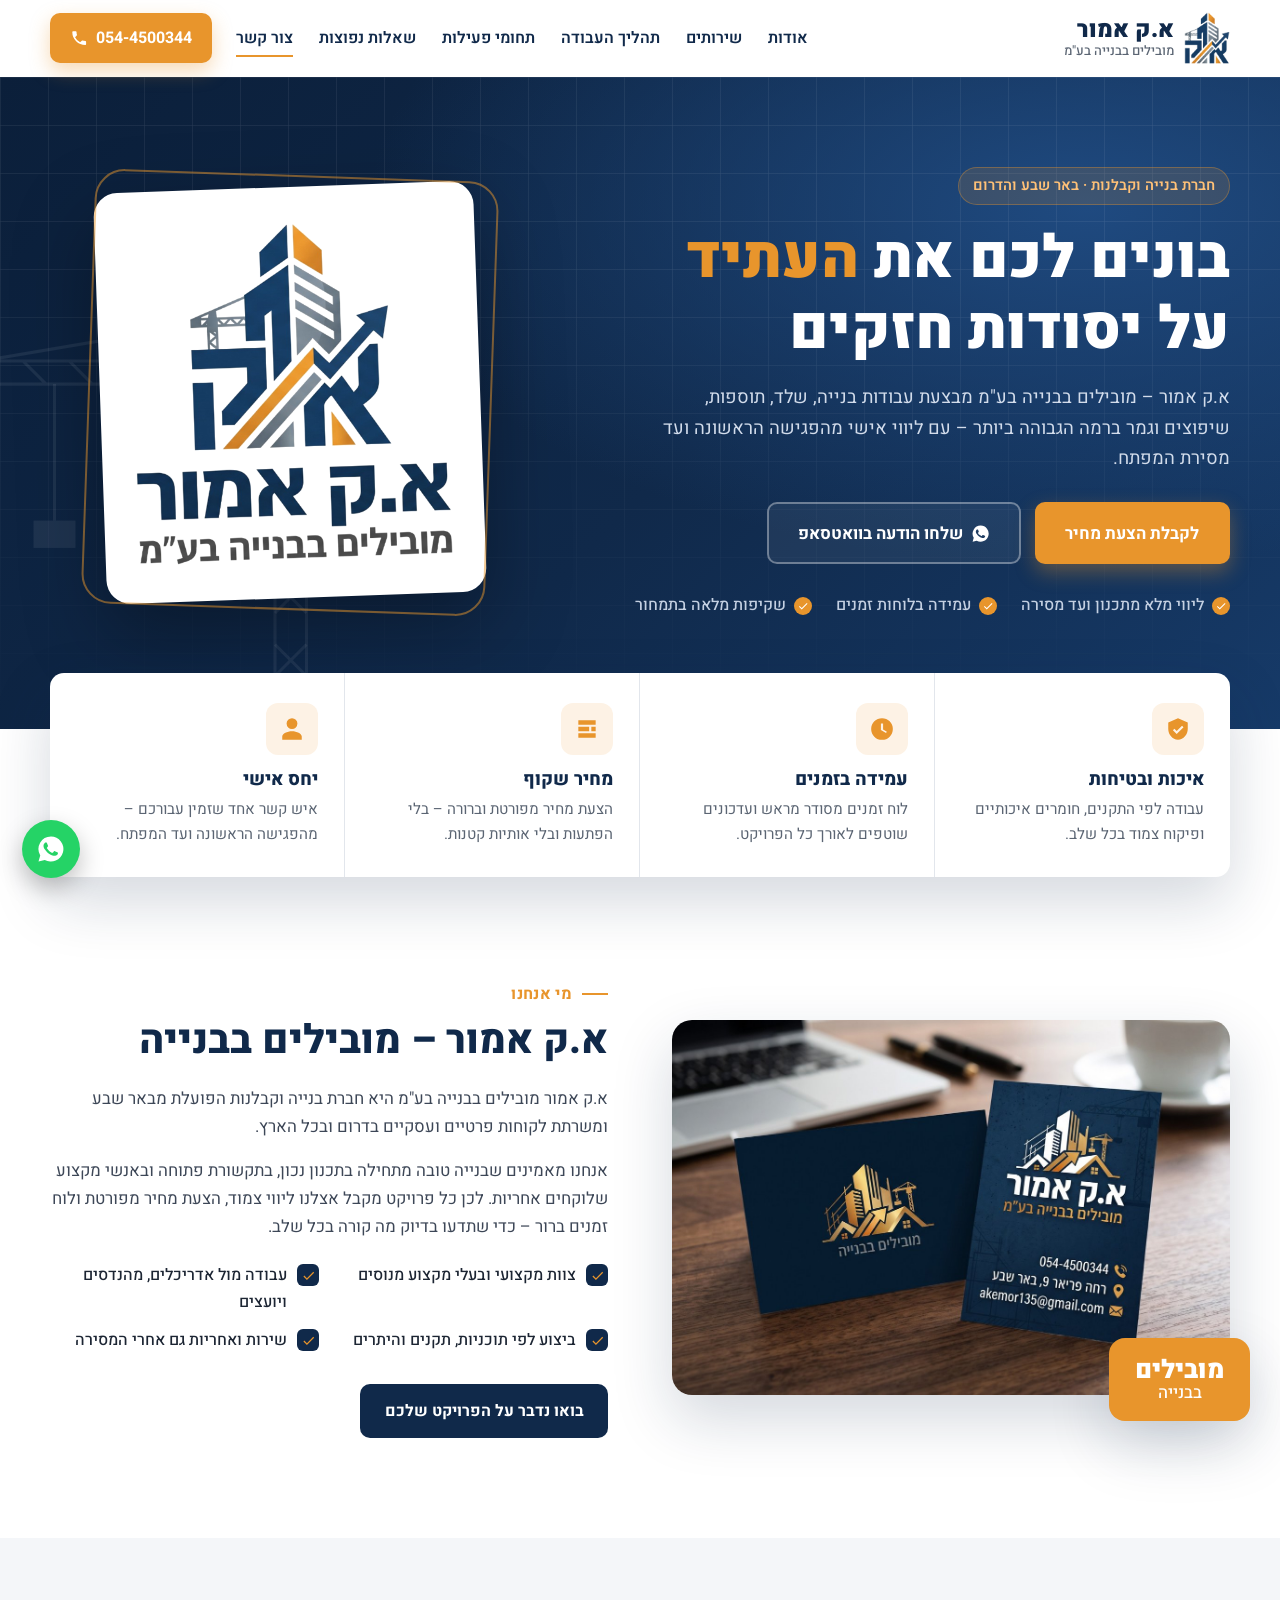
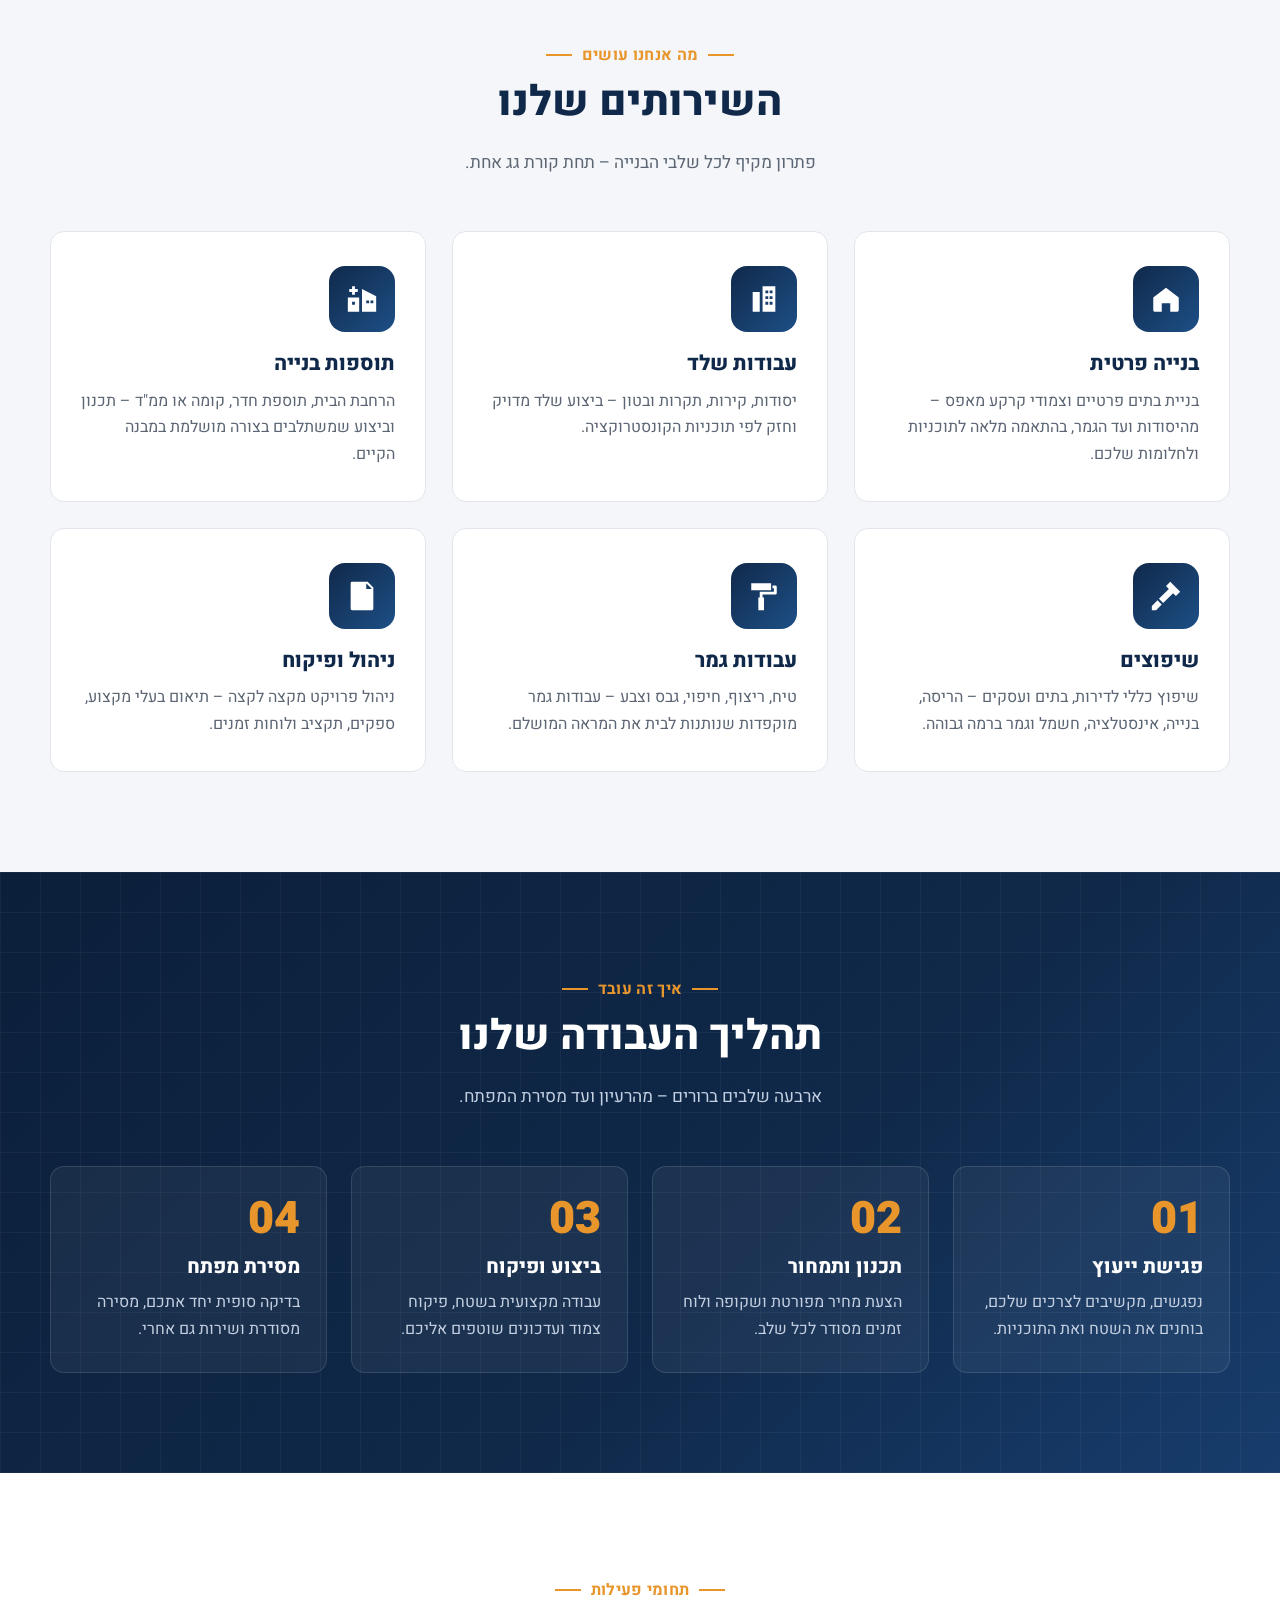
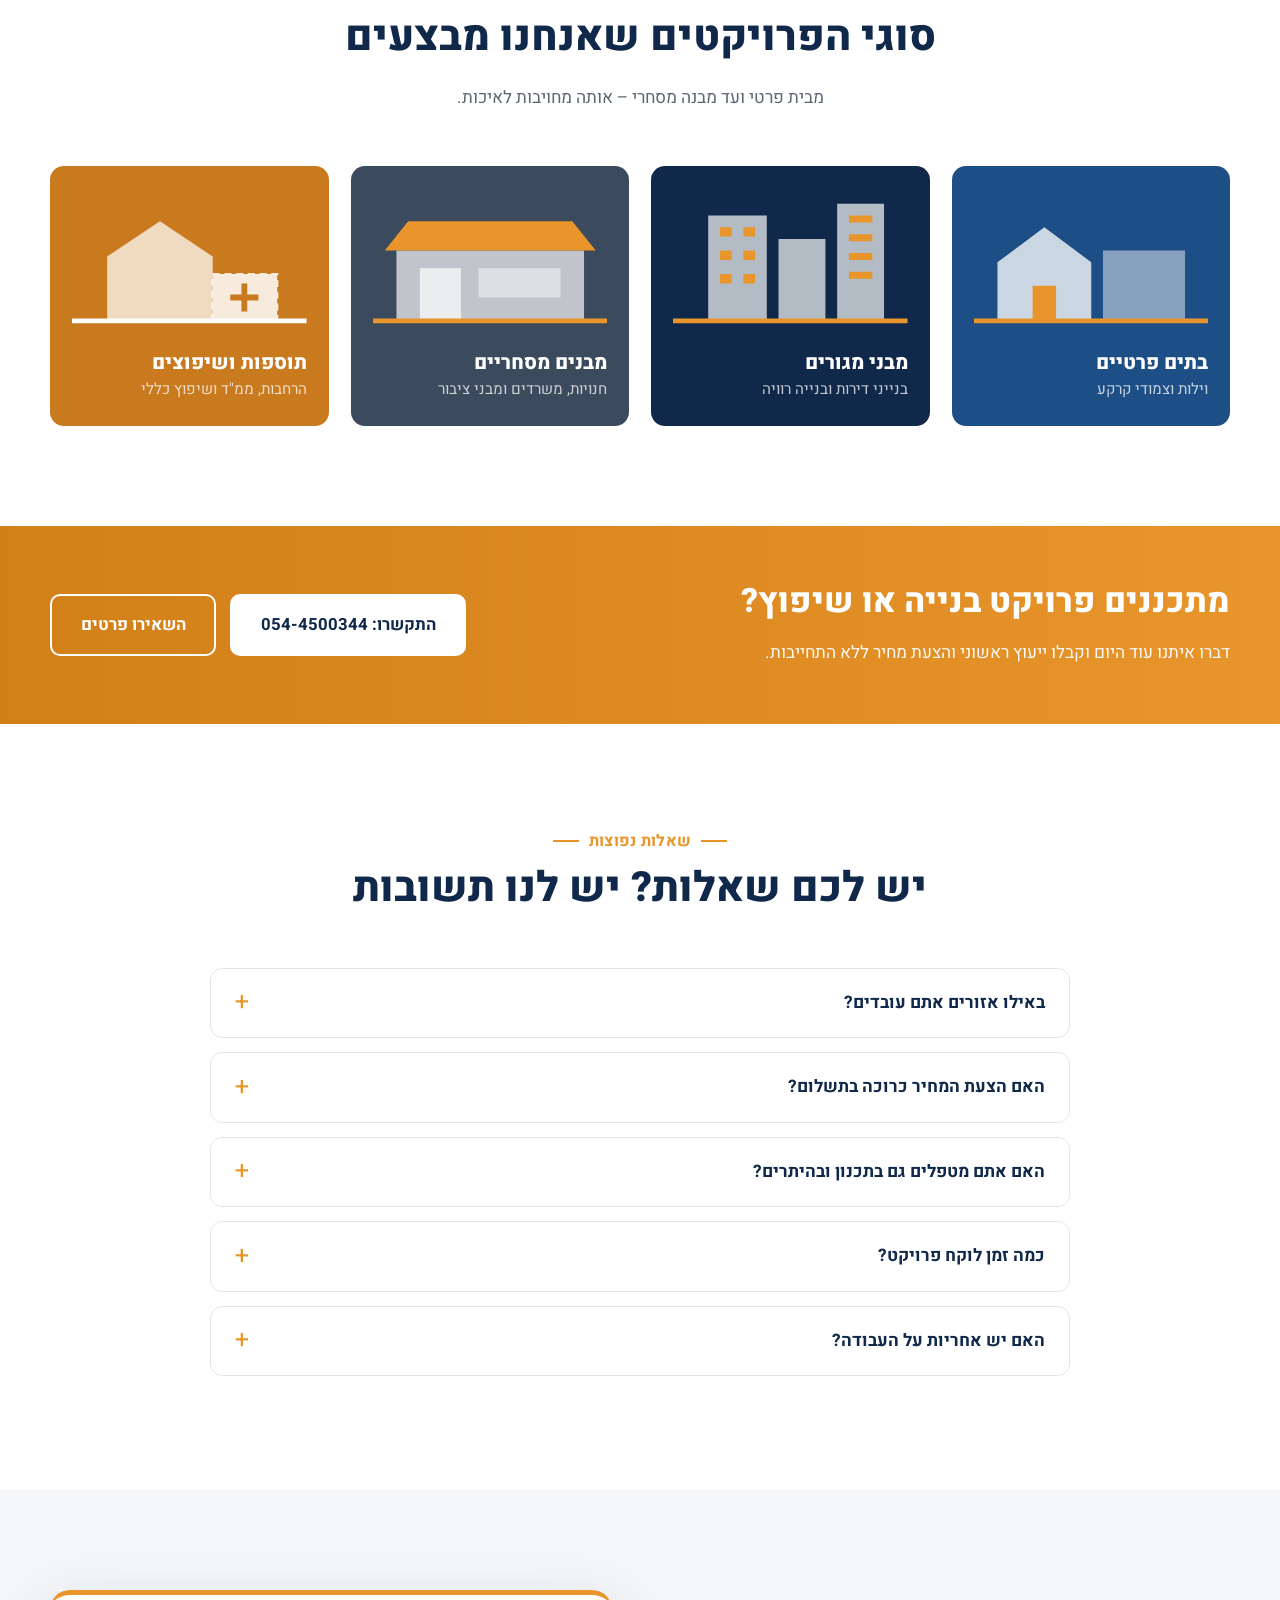
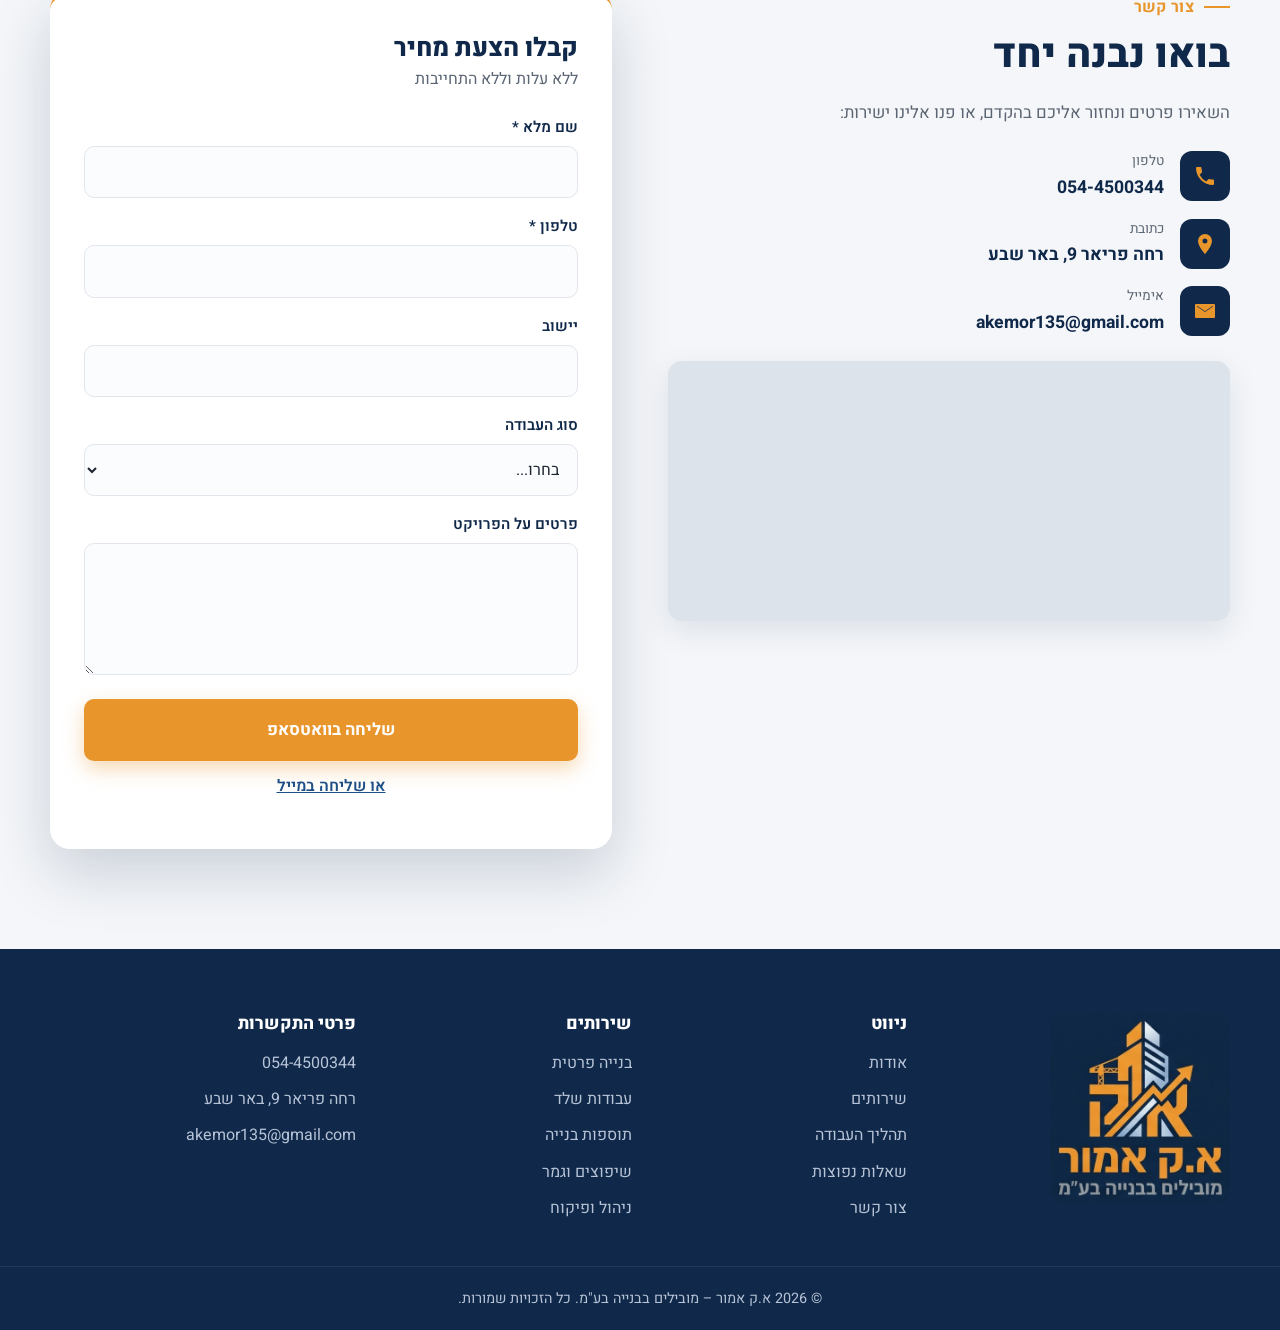
<file: index.html>
<!doctype html>
<html lang="he" dir="rtl">
<head>
  <meta charset="utf-8">
  <meta name="viewport" content="width=device-width, initial-scale=1">
  <title>א.ק אמור – מובילים בבנייה בע"מ | חברת בנייה בבאר שבע</title>
  <meta name="description" content="א.ק אמור מובילים בבנייה בע&quot;מ – חברת בנייה וקבלנות מבאר שבע. בנייה פרטית, שלד, תוספות בנייה, שיפוצים, גמר וניהול פרויקטים. ליווי מלא מתכנון ועד מסירת מפתח. 054-4500344">
  <meta name="theme-color" content="#10294a">
  <meta property="og:title" content="א.ק אמור – מובילים בבנייה בע&quot;מ">
  <meta property="og:description" content="חברת בנייה וקבלנות מבאר שבע – מתכנון ועד מסירת מפתח.">
  <meta property="og:image" content="assets/brand-card.jpg">
  <meta property="og:locale" content="he_IL">
  <link rel="icon" type="image/png" href="assets/favicon.png">
  <link rel="preconnect" href="https://fonts.googleapis.com">
  <link rel="preconnect" href="https://fonts.gstatic.com" crossorigin>
  <link href="https://fonts.googleapis.com/css2?family=Heebo:wght@300;400;500;700;800;900&display=swap" rel="stylesheet">
  <link rel="stylesheet" href="styles.css">
  <script type="application/ld+json">
  {
    "@context": "https://schema.org",
    "@type": "GeneralContractor",
    "name": "א.ק אמור – מובילים בבנייה בע\"מ",
    "telephone": "+972-54-4500344",
    "email": "akemor135@gmail.com",
    "address": {"@type": "PostalAddress", "streetAddress": "רחה פריאר 9", "addressLocality": "באר שבע", "addressCountry": "IL"},
    "areaServed": "IL"
  }
  </script>
</head>
<body>

<header class="site-header" id="top">
  <div class="container header-inner">
    <a href="#top" class="brand" aria-label="א.ק אמור – לדף הבית">
      <img src="assets/logo-icon.png" alt="" width="46" height="51">
      <span class="brand-text">
        <strong>א.ק אמור</strong>
        <small>מובילים בבנייה בע"מ</small>
      </span>
    </a>
    <nav class="main-nav" id="mainNav" aria-label="ניווט ראשי">
      <a href="#about">אודות</a>
      <a href="#services">שירותים</a>
      <a href="#process">תהליך העבודה</a>
      <a href="#projects">תחומי פעילות</a>
      <a href="#faq">שאלות נפוצות</a>
      <a href="#contact">צור קשר</a>
    </nav>
    <a class="btn btn-accent header-cta" href="tel:0544500344">
      <svg viewBox="0 0 24 24" aria-hidden="true"><path d="M6.6 10.8a15.1 15.1 0 0 0 6.6 6.6l2.2-2.2a1 1 0 0 1 1-.25 11.4 11.4 0 0 0 3.6.57 1 1 0 0 1 1 1V20a1 1 0 0 1-1 1A17 17 0 0 1 3 4a1 1 0 0 1 1-1h3.5a1 1 0 0 1 1 1c0 1.25.2 2.45.57 3.57a1 1 0 0 1-.25 1z"/></svg>
      054-4500344
    </a>
    <button class="nav-toggle" id="navToggle" aria-label="פתיחת תפריט" aria-expanded="false" aria-controls="mainNav">
      <span></span><span></span><span></span>
    </button>
  </div>
</header>

<main>
  <!-- HERO -->
  <section class="hero">
    <div class="hero-grid" aria-hidden="true"></div>
    <svg class="hero-crane" viewBox="0 0 400 420" aria-hidden="true">
      <g fill="none" stroke="currentColor" stroke-width="3">
        <path d="M300 420V60M330 420V60M300 60h30"/>
        <path d="M300 90l30 30M330 90l-30 30M300 150l30 30M330 150l-30 30M300 210l30 30M330 210l-30 30M300 270l30 30M330 270l-30 30M300 330l30 30M330 330l-30 30"/>
        <path d="M20 60h370M20 82h310M60 60l22 22M104 60l22 22M148 60l22 22M192 60l22 22M236 60l22 22M280 60l22 22"/>
        <path d="M315 60V10M315 10L20 60M315 10l75 50"/>
        <path d="M90 82v130"/>
      </g>
      <rect x="70" y="212" width="40" height="26" fill="currentColor"/>
    </svg>
    <div class="container hero-inner">
      <div class="hero-content reveal">
        <span class="eyebrow">חברת בנייה וקבלנות · באר שבע והדרום</span>
        <h1>בונים לכם את <span class="accent">העתיד</span><br>על יסודות חזקים</h1>
        <p class="lead">א.ק אמור – מובילים בבנייה בע"מ מבצעת עבודות בנייה, שלד, תוספות, שיפוצים וגמר ברמה הגבוהה ביותר – עם ליווי אישי מהפגישה הראשונה ועד מסירת המפתח.</p>
        <div class="hero-actions">
          <a href="#contact" class="btn btn-accent btn-lg">לקבלת הצעת מחיר</a>
          <a href="https://wa.me/972544500344?text=%D7%A9%D7%9C%D7%95%D7%9D%2C%20%D7%90%D7%A9%D7%9E%D7%97%20%D7%9C%D7%A7%D7%91%D7%9C%20%D7%A4%D7%A8%D7%98%D7%99%D7%9D%20%D7%A2%D7%9C%20%D7%A4%D7%A8%D7%95%D7%99%D7%A7%D7%98%20%D7%91%D7%A0%D7%99%D7%99%D7%94" class="btn btn-ghost btn-lg" target="_blank" rel="noopener">
            <svg viewBox="0 0 24 24" aria-hidden="true"><path d="M12 2a10 10 0 0 0-8.6 15.1L2 22l5-1.3A10 10 0 1 0 12 2zm5.3 14.2c-.2.6-1.3 1.2-1.8 1.2-.5.1-1 .2-3.4-.7-2.9-1.1-4.7-4.1-4.9-4.3-.1-.2-1.2-1.5-1.2-2.9s.7-2.1 1-2.4c.2-.3.5-.3.7-.3h.5c.2 0 .4 0 .6.5l.8 2c.1.2.1.3 0 .5l-.4.6-.3.4c-.1.1-.3.3-.1.6.2.3.8 1.3 1.7 2.1 1.1 1 2.1 1.3 2.4 1.5.3.1.5.1.6-.1l.9-1.1c.2-.3.4-.2.7-.1l1.9.9c.3.1.5.2.5.3.1.2.1.7-.1 1.3z"/></svg>
            שלחו הודעה בוואטסאפ
          </a>
        </div>
        <ul class="hero-points">
          <li>ליווי מלא מתכנון ועד מסירה</li>
          <li>עמידה בלוחות זמנים</li>
          <li>שקיפות מלאה בתמחור</li>
        </ul>
      </div>
      <div class="hero-logo reveal">
        <div class="hero-logo-card">
          <img src="assets/logo-full.png" alt="לוגו א.ק אמור – מובילים בבנייה בע&quot;מ" width="520" height="560">
        </div>
      </div>
    </div>
  </section>

  <!-- VALUES STRIP -->
  <section class="values">
    <div class="container values-grid">
      <div class="value reveal">
        <div class="value-icon"><svg viewBox="0 0 24 24"><path d="M12 2 3 6v6c0 5 3.8 9.7 9 10 5.2-.3 9-5 9-10V6l-9-4zm-1.2 14.6-3.5-3.5 1.4-1.4 2.1 2.1 4.9-4.9 1.4 1.4-6.3 6.3z"/></svg></div>
        <h3>איכות ובטיחות</h3>
        <p>עבודה לפי התקנים, חומרים איכותיים ופיקוח צמוד בכל שלב.</p>
      </div>
      <div class="value reveal">
        <div class="value-icon"><svg viewBox="0 0 24 24"><path d="M12 2a10 10 0 1 0 0 20 10 10 0 0 0 0-20zm1 10.4 3.5 2.1-.8 1.3L11 13V7h2v5.4z"/></svg></div>
        <h3>עמידה בזמנים</h3>
        <p>לוח זמנים מסודר מראש ועדכונים שוטפים לאורך כל הפרויקט.</p>
      </div>
      <div class="value reveal">
        <div class="value-icon"><svg viewBox="0 0 24 24"><path d="M4 4h16v4H4V4zm0 6h10v4H4v-4zm0 6h16v4H4v-4zm12-6h4v4h-4v-4z"/></svg></div>
        <h3>מחיר שקוף</h3>
        <p>הצעת מחיר מפורטת וברורה – בלי הפתעות ובלי אותיות קטנות.</p>
      </div>
      <div class="value reveal">
        <div class="value-icon"><svg viewBox="0 0 24 24"><path d="M12 12a5 5 0 1 0 0-10 5 5 0 0 0 0 10zm0 2c-4.4 0-9 2.2-9 5v3h18v-3c0-2.8-4.6-5-9-5z"/></svg></div>
        <h3>יחס אישי</h3>
        <p>איש קשר אחד שזמין עבורכם – מהפגישה הראשונה ועד המפתח.</p>
      </div>
    </div>
  </section>

  <!-- ABOUT -->
  <section class="section about" id="about">
    <div class="container about-grid">
      <div class="about-media reveal">
        <img src="assets/business-cards.jpg" alt="כרטיסי הביקור של א.ק אמור" loading="lazy" width="1200" height="805">
        <div class="about-badge">
          <strong>מובילים</strong>
          <span>בבנייה</span>
        </div>
      </div>
      <div class="about-text reveal">
        <span class="section-tag">מי אנחנו</span>
        <h2>א.ק אמור – מובילים בבנייה</h2>
        <p>א.ק אמור מובילים בבנייה בע"מ היא חברת בנייה וקבלנות הפועלת מבאר שבע ומשרתת לקוחות פרטיים ועסקיים בדרום ובכל הארץ.</p>
        <p>אנחנו מאמינים שבנייה טובה מתחילה בתכנון נכון, בתקשורת פתוחה ובאנשי מקצוע שלוקחים אחריות. לכן כל פרויקט מקבל אצלנו ליווי צמוד, הצעת מחיר מפורטת ולוח זמנים ברור – כדי שתדעו בדיוק מה קורה בכל שלב.</p>
        <ul class="check-list">
          <li>צוות מקצועי ובעלי מקצוע מנוסים</li>
          <li>עבודה מול אדריכלים, מהנדסים ויועצים</li>
          <li>ביצוע לפי תוכניות, תקנים והיתרים</li>
          <li>שירות ואחריות גם אחרי המסירה</li>
        </ul>
        <a href="#contact" class="btn btn-primary">בואו נדבר על הפרויקט שלכם</a>
      </div>
    </div>
  </section>

  <!-- SERVICES -->
  <section class="section services" id="services">
    <div class="container">
      <div class="section-head reveal">
        <span class="section-tag">מה אנחנו עושים</span>
        <h2>השירותים שלנו</h2>
        <p>פתרון מקיף לכל שלבי הבנייה – תחת קורת גג אחת.</p>
      </div>
      <div class="services-grid">
        <article class="service reveal">
          <div class="service-icon"><svg viewBox="0 0 48 48"><path d="M6 22 24 8l18 14v18a2 2 0 0 1-2 2H30V30H18v12H8a2 2 0 0 1-2-2V22z"/></svg></div>
          <h3>בנייה פרטית</h3>
          <p>בניית בתים פרטיים וצמודי קרקע מאפס – מהיסודות ועד הגמר, בהתאמה מלאה לתוכניות ולחלומות שלכם.</p>
        </article>
        <article class="service reveal">
          <div class="service-icon"><svg viewBox="0 0 48 48"><path d="M8 42V14h10v28H8zm14 0V6h18v36H22zm4-30v4h4v-4h-4zm6 0v4h4v-4h-4zm-6 8v4h4v-4h-4zm6 0v4h4v-4h-4zm-6 8v4h4v-4h-4zm6 0v4h4v-4h-4z"/></svg></div>
          <h3>עבודות שלד</h3>
          <p>יסודות, קירות, תקרות ובטון – ביצוע שלד מדויק וחזק לפי תוכניות הקונסטרוקציה.</p>
        </article>
        <article class="service reveal">
          <div class="service-icon"><svg viewBox="0 0 48 48"><path d="M4 42V22h16v20H4zm20 0V10l20 10v22H24zm-14-14v4h4v-4h-4zm20-2v4h4v-4h-4zm6 0v4h4v-4h-4z"/><path d="M10 6h4v4h4v4h-4v4h-4v-4H6v-4h4V6z"/></svg></div>
          <h3>תוספות בנייה</h3>
          <p>הרחבת הבית, תוספת חדר, קומה או ממ"ד – תכנון וביצוע שמשתלבים בצורה מושלמת במבנה הקיים.</p>
        </article>
        <article class="service reveal">
          <div class="service-icon"><svg viewBox="0 0 48 48"><path d="M30 4l14 14-6 6-4-4L20 34l-6-6L28 14l-4-4 6-6zM12 30l6 6-8 8H4v-6l8-8z"/></svg></div>
          <h3>שיפוצים</h3>
          <p>שיפוץ כללי לדירות, בתים ועסקים – הריסה, בנייה, אינסטלציה, חשמל וגמר ברמה גבוהה.</p>
        </article>
        <article class="service reveal">
          <div class="service-icon"><svg viewBox="0 0 48 48"><path d="M6 6h28v10H6V6zm30 3h4a2 2 0 0 1 2 2v9a2 2 0 0 1-2 2H22v4h2v18h-8V26h2v-8h20v-5h-2V9z"/></svg></div>
          <h3>עבודות גמר</h3>
          <p>טיח, ריצוף, חיפוי, גבס וצבע – עבודות גמר מוקפדות שנותנות לבית את המראה המושלם.</p>
        </article>
        <article class="service reveal">
          <div class="service-icon"><svg viewBox="0 0 48 48"><path d="M10 4h22l8 8v30a2 2 0 0 1-2 2H10a2 2 0 0 1-2-2V6a2 2 0 0 1 2-2zm20 2v8h8M14 22h20v3H14v-3zm0 7h20v3H14v-3zm0 7h12v3H14v-3z"/></svg></div>
          <h3>ניהול ופיקוח</h3>
          <p>ניהול פרויקט מקצה לקצה – תיאום בעלי מקצוע, ספקים, תקציב ולוחות זמנים.</p>
        </article>
      </div>
    </div>
  </section>

  <!-- PROCESS -->
  <section class="section process" id="process">
    <div class="container">
      <div class="section-head light reveal">
        <span class="section-tag">איך זה עובד</span>
        <h2>תהליך העבודה שלנו</h2>
        <p>ארבעה שלבים ברורים – מהרעיון ועד מסירת המפתח.</p>
      </div>
      <ol class="steps">
        <li class="step reveal">
          <span class="step-num">01</span>
          <h3>פגישת ייעוץ</h3>
          <p>נפגשים, מקשיבים לצרכים שלכם, בוחנים את השטח ואת התוכניות.</p>
        </li>
        <li class="step reveal">
          <span class="step-num">02</span>
          <h3>תכנון ותמחור</h3>
          <p>הצעת מחיר מפורטת ושקופה ולוח זמנים מסודר לכל שלב.</p>
        </li>
        <li class="step reveal">
          <span class="step-num">03</span>
          <h3>ביצוע ופיקוח</h3>
          <p>עבודה מקצועית בשטח, פיקוח צמוד ועדכונים שוטפים אליכם.</p>
        </li>
        <li class="step reveal">
          <span class="step-num">04</span>
          <h3>מסירת מפתח</h3>
          <p>בדיקה סופית יחד אתכם, מסירה מסודרת ושירות גם אחרי.</p>
        </li>
      </ol>
    </div>
  </section>

  <!-- PROJECT TYPES -->
  <section class="section projects" id="projects">
    <div class="container">
      <div class="section-head reveal">
        <span class="section-tag">תחומי פעילות</span>
        <h2>סוגי הפרויקטים שאנחנו מבצעים</h2>
        <p>מבית פרטי ועד מבנה מסחרי – אותה מחויבות לאיכות.</p>
      </div>
      <div class="projects-grid">
        <div class="project reveal" style="--p:#1d4f86">
          <svg viewBox="0 0 200 120" aria-hidden="true"><path d="M20 110V60l40-30 40 30v50z" fill="currentColor" opacity=".9"/><rect x="50" y="80" width="20" height="30" fill="#e8952c"/><path d="M110 110V50h70v60z" fill="currentColor" opacity=".55"/><path d="M0 110h200" stroke="#e8952c" stroke-width="4"/></svg>
          <h3>בתים פרטיים</h3>
          <span>וילות וצמודי קרקע</span>
        </div>
        <div class="project reveal" style="--p:#10294a">
          <svg viewBox="0 0 200 120" aria-hidden="true"><path d="M30 110V20h50v90zM90 110V40h40v70zM140 110V10h40v100z" fill="currentColor" opacity=".8"/><path d="M40 30h10v8H40zm20 0h10v8H60zM40 50h10v8H40zm20 0h10v8H60zM40 70h10v8H40zm20 0h10v8H60zM150 20h20v6h-20zm0 16h20v6h-20zm0 16h20v6h-20zm0 16h20v6h-20z" fill="#e8952c"/><path d="M0 110h200" stroke="#e8952c" stroke-width="4"/></svg>
          <h3>מבני מגורים</h3>
          <span>בנייני דירות ובנייה רוויה</span>
        </div>
        <div class="project reveal" style="--p:#3b4a5c">
          <svg viewBox="0 0 200 120" aria-hidden="true"><path d="M20 110V50h160v60z" fill="currentColor" opacity=".8"/><path d="M10 50 30 25h140l20 25z" fill="#e8952c"/><rect x="40" y="65" width="35" height="45" fill="#fff" opacity=".7"/><rect x="90" y="65" width="70" height="25" fill="#fff" opacity=".45"/><path d="M0 110h200" stroke="#e8952c" stroke-width="4"/></svg>
          <h3>מבנים מסחריים</h3>
          <span>חנויות, משרדים ומבני ציבור</span>
        </div>
        <div class="project reveal" style="--p:#c97a1e">
          <svg viewBox="0 0 200 120" aria-hidden="true"><path d="M30 110V55l45-30 45 30v55z" fill="currentColor" opacity=".85"/><path d="M120 110V70h55v40z" fill="#fff" opacity=".85" stroke="#fff" stroke-dasharray="6 4" stroke-width="2"/><path d="M147 78v24M135 90h24" stroke="#c97a1e" stroke-width="5"/><path d="M0 110h200" stroke="#fff" stroke-width="4"/></svg>
          <h3>תוספות ושיפוצים</h3>
          <span>הרחבות, ממ"ד ושיפוץ כללי</span>
        </div>
      </div>
    </div>
  </section>

  <!-- CTA BAND -->
  <section class="cta-band">
    <div class="container cta-inner reveal">
      <div>
        <h2>מתכננים פרויקט בנייה או שיפוץ?</h2>
        <p>דברו איתנו עוד היום וקבלו ייעוץ ראשוני והצעת מחיר ללא התחייבות.</p>
      </div>
      <div class="cta-actions">
        <a href="tel:0544500344" class="btn btn-light btn-lg">התקשרו: 054-4500344</a>
        <a href="#contact" class="btn btn-outline-light btn-lg">השאירו פרטים</a>
      </div>
    </div>
  </section>

  <!-- FAQ -->
  <section class="section faq" id="faq">
    <div class="container faq-wrap">
      <div class="section-head reveal">
        <span class="section-tag">שאלות נפוצות</span>
        <h2>יש לכם שאלות? יש לנו תשובות</h2>
      </div>
      <div class="faq-list reveal">
        <details>
          <summary>באילו אזורים אתם עובדים?</summary>
          <p>אנחנו ממוקמים בבאר שבע ומבצעים פרויקטים בבאר שבע, ביישובי הדרום ובאזורים נוספים בארץ. צרו קשר ונבדוק יחד את הפרויקט שלכם.</p>
        </details>
        <details>
          <summary>האם הצעת המחיר כרוכה בתשלום?</summary>
          <p>לא. פגישת ההיכרות והצעת המחיר הראשונית ניתנות ללא עלות וללא התחייבות.</p>
        </details>
        <details>
          <summary>האם אתם מטפלים גם בתכנון ובהיתרים?</summary>
          <p>אנחנו עובדים בשיתוף פעולה עם אדריכלים, מהנדסים ויועצים, ויכולים ללוות אתכם גם בשלבי התכנון וההכנה לביצוע.</p>
        </details>
        <details>
          <summary>כמה זמן לוקח פרויקט?</summary>
          <p>משך הפרויקט תלוי בהיקף ובסוג העבודה. בסיום שלב התכנון תקבלו מאיתנו לוח זמנים מפורט לכל שלב.</p>
        </details>
        <details>
          <summary>האם יש אחריות על העבודה?</summary>
          <p>כן. אנחנו עומדים מאחורי העבודה שלנו ומעניקים שירות ואחריות גם לאחר מסירת הפרויקט.</p>
        </details>
      </div>
    </div>
  </section>

  <!-- CONTACT -->
  <section class="section contact" id="contact">
    <div class="container contact-grid">
      <div class="contact-info reveal">
        <span class="section-tag">צור קשר</span>
        <h2>בואו נבנה יחד</h2>
        <p>השאירו פרטים ונחזור אליכם בהקדם, או פנו אלינו ישירות:</p>
        <ul class="contact-list">
          <li>
            <span class="ci"><svg viewBox="0 0 24 24"><path d="M6.6 10.8a15.1 15.1 0 0 0 6.6 6.6l2.2-2.2a1 1 0 0 1 1-.25 11.4 11.4 0 0 0 3.6.57 1 1 0 0 1 1 1V20a1 1 0 0 1-1 1A17 17 0 0 1 3 4a1 1 0 0 1 1-1h3.5a1 1 0 0 1 1 1c0 1.25.2 2.45.57 3.57a1 1 0 0 1-.25 1z"/></svg></span>
            <div><small>טלפון</small><a href="tel:0544500344" dir="ltr">054-4500344</a></div>
          </li>
          <li>
            <span class="ci"><svg viewBox="0 0 24 24"><path d="M12 2a7 7 0 0 0-7 7c0 5.2 7 13 7 13s7-7.8 7-13a7 7 0 0 0-7-7zm0 9.5A2.5 2.5 0 1 1 12 6.5a2.5 2.5 0 0 1 0 5z"/></svg></span>
            <div><small>כתובת</small><a href="https://www.google.com/maps/search/?api=1&query=%D7%A4%D7%A8%D7%99%D7%90%D7%A8+9+%D7%91%D7%90%D7%A8+%D7%A9%D7%91%D7%A2" target="_blank" rel="noopener">רחה פריאר 9, באר שבע</a></div>
          </li>
          <li>
            <span class="ci"><svg viewBox="0 0 24 24"><path d="M3 5h18a1 1 0 0 1 1 1v12a1 1 0 0 1-1 1H3a1 1 0 0 1-1-1V6a1 1 0 0 1 1-1zm9 7.2L4.4 7H4v.6l8 5.4 8-5.4V7h-.4L12 12.2z"/></svg></span>
            <div><small>אימייל</small><a href="mailto:akemor135@gmail.com" dir="ltr">akemor135@gmail.com</a></div>
          </li>
        </ul>
        <div class="map">
          <iframe title="מפה – פריאר 9, באר שבע" src="https://maps.google.com/maps?q=%D7%A4%D7%A8%D7%99%D7%90%D7%A8%209%20%D7%91%D7%90%D7%A8%20%D7%A9%D7%91%D7%A2&z=15&output=embed" loading="lazy" referrerpolicy="no-referrer-when-downgrade"></iframe>
        </div>
      </div>

      <form class="contact-form reveal" id="contactForm" novalidate>
        <h3>קבלו הצעת מחיר</h3>
        <p class="form-sub">ללא עלות וללא התחייבות</p>
        <div class="field">
          <label for="name">שם מלא *</label>
          <input id="name" name="name" type="text" autocomplete="name" required>
        </div>
        <div class="field">
          <label for="phone">טלפון *</label>
          <input id="phone" name="phone" type="tel" autocomplete="tel" inputmode="tel" dir="ltr" required>
        </div>
        <div class="field">
          <label for="city">יישוב</label>
          <input id="city" name="city" type="text" autocomplete="address-level2">
        </div>
        <div class="field">
          <label for="service">סוג העבודה</label>
          <select id="service" name="service">
            <option value="">בחרו...</option>
            <option>בנייה פרטית</option>
            <option>עבודות שלד</option>
            <option>תוספת בנייה / ממ"ד</option>
            <option>שיפוץ</option>
            <option>עבודות גמר</option>
            <option>ניהול ופיקוח</option>
            <option>אחר</option>
          </select>
        </div>
        <div class="field">
          <label for="message">פרטים על הפרויקט</label>
          <textarea id="message" name="message" rows="4"></textarea>
        </div>
        <p class="form-error" id="formError" role="alert" hidden></p>
        <button class="btn btn-accent btn-lg btn-block" type="submit">שליחה בוואטסאפ</button>
        <button class="btn btn-link btn-block" type="button" id="sendEmail">או שליחה במייל</button>
      </form>
    </div>
  </section>
</main>

<footer class="site-footer">
  <div class="container footer-grid">
    <div class="footer-brand">
      <img src="assets/logo-navy.jpg" alt="לוגו א.ק אמור" width="402" height="427">
    </div>
    <div>
      <h4>ניווט</h4>
      <ul>
        <li><a href="#about">אודות</a></li>
        <li><a href="#services">שירותים</a></li>
        <li><a href="#process">תהליך העבודה</a></li>
        <li><a href="#faq">שאלות נפוצות</a></li>
        <li><a href="#contact">צור קשר</a></li>
      </ul>
    </div>
    <div>
      <h4>שירותים</h4>
      <ul>
        <li>בנייה פרטית</li>
        <li>עבודות שלד</li>
        <li>תוספות בנייה</li>
        <li>שיפוצים וגמר</li>
        <li>ניהול ופיקוח</li>
      </ul>
    </div>
    <div>
      <h4>פרטי התקשרות</h4>
      <ul>
        <li><a href="tel:0544500344" dir="ltr">054-4500344</a></li>
        <li>רחה פריאר 9, באר שבע</li>
        <li><a href="mailto:akemor135@gmail.com">akemor135@gmail.com</a></li>
      </ul>
    </div>
  </div>
  <div class="footer-bottom">
    <div class="container">© <span id="year">2026</span> א.ק אמור – מובילים בבנייה בע"מ. כל הזכויות שמורות.</div>
  </div>
</footer>

<!-- Floating actions -->
<div class="floating">
  <a href="https://wa.me/972544500344" class="fab fab-wa" target="_blank" rel="noopener" aria-label="וואטסאפ">
    <svg viewBox="0 0 24 24"><path d="M12 2a10 10 0 0 0-8.6 15.1L2 22l5-1.3A10 10 0 1 0 12 2zm5.3 14.2c-.2.6-1.3 1.2-1.8 1.2-.5.1-1 .2-3.4-.7-2.9-1.1-4.7-4.1-4.9-4.3-.1-.2-1.2-1.5-1.2-2.9s.7-2.1 1-2.4c.2-.3.5-.3.7-.3h.5c.2 0 .4 0 .6.5l.8 2c.1.2.1.3 0 .5l-.4.6-.3.4c-.1.1-.3.3-.1.6.2.3.8 1.3 1.7 2.1 1.1 1 2.1 1.3 2.4 1.5.3.1.5.1.6-.1l.9-1.1c.2-.3.4-.2.7-.1l1.9.9c.3.1.5.2.5.3.1.2.1.7-.1 1.3z"/></svg>
  </a>
  <a href="tel:0544500344" class="fab fab-call" aria-label="חיוג">
    <svg viewBox="0 0 24 24"><path d="M6.6 10.8a15.1 15.1 0 0 0 6.6 6.6l2.2-2.2a1 1 0 0 1 1-.25 11.4 11.4 0 0 0 3.6.57 1 1 0 0 1 1 1V20a1 1 0 0 1-1 1A17 17 0 0 1 3 4a1 1 0 0 1 1-1h3.5a1 1 0 0 1 1 1c0 1.25.2 2.45.57 3.57a1 1 0 0 1-.25 1z"/></svg>
  </a>
</div>

<script src="script.js"></script>
</body>
</html>
</file>
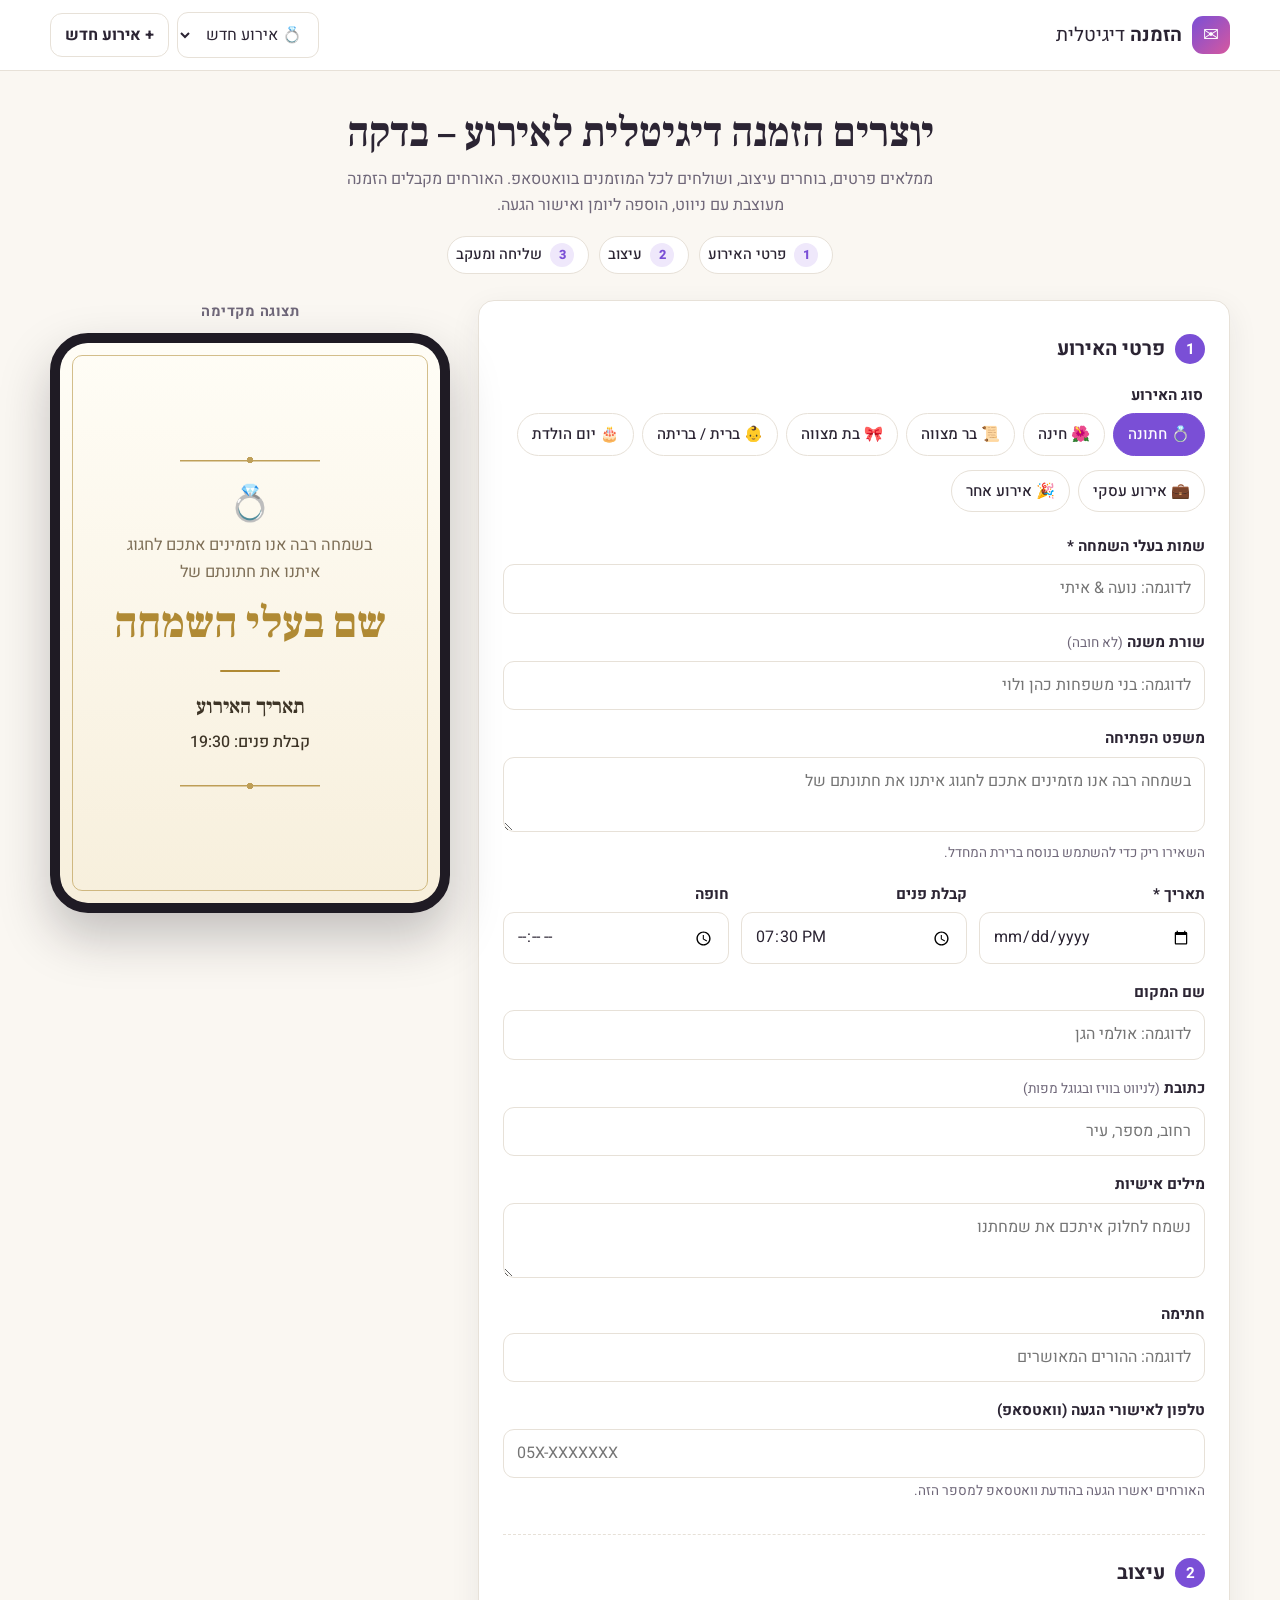
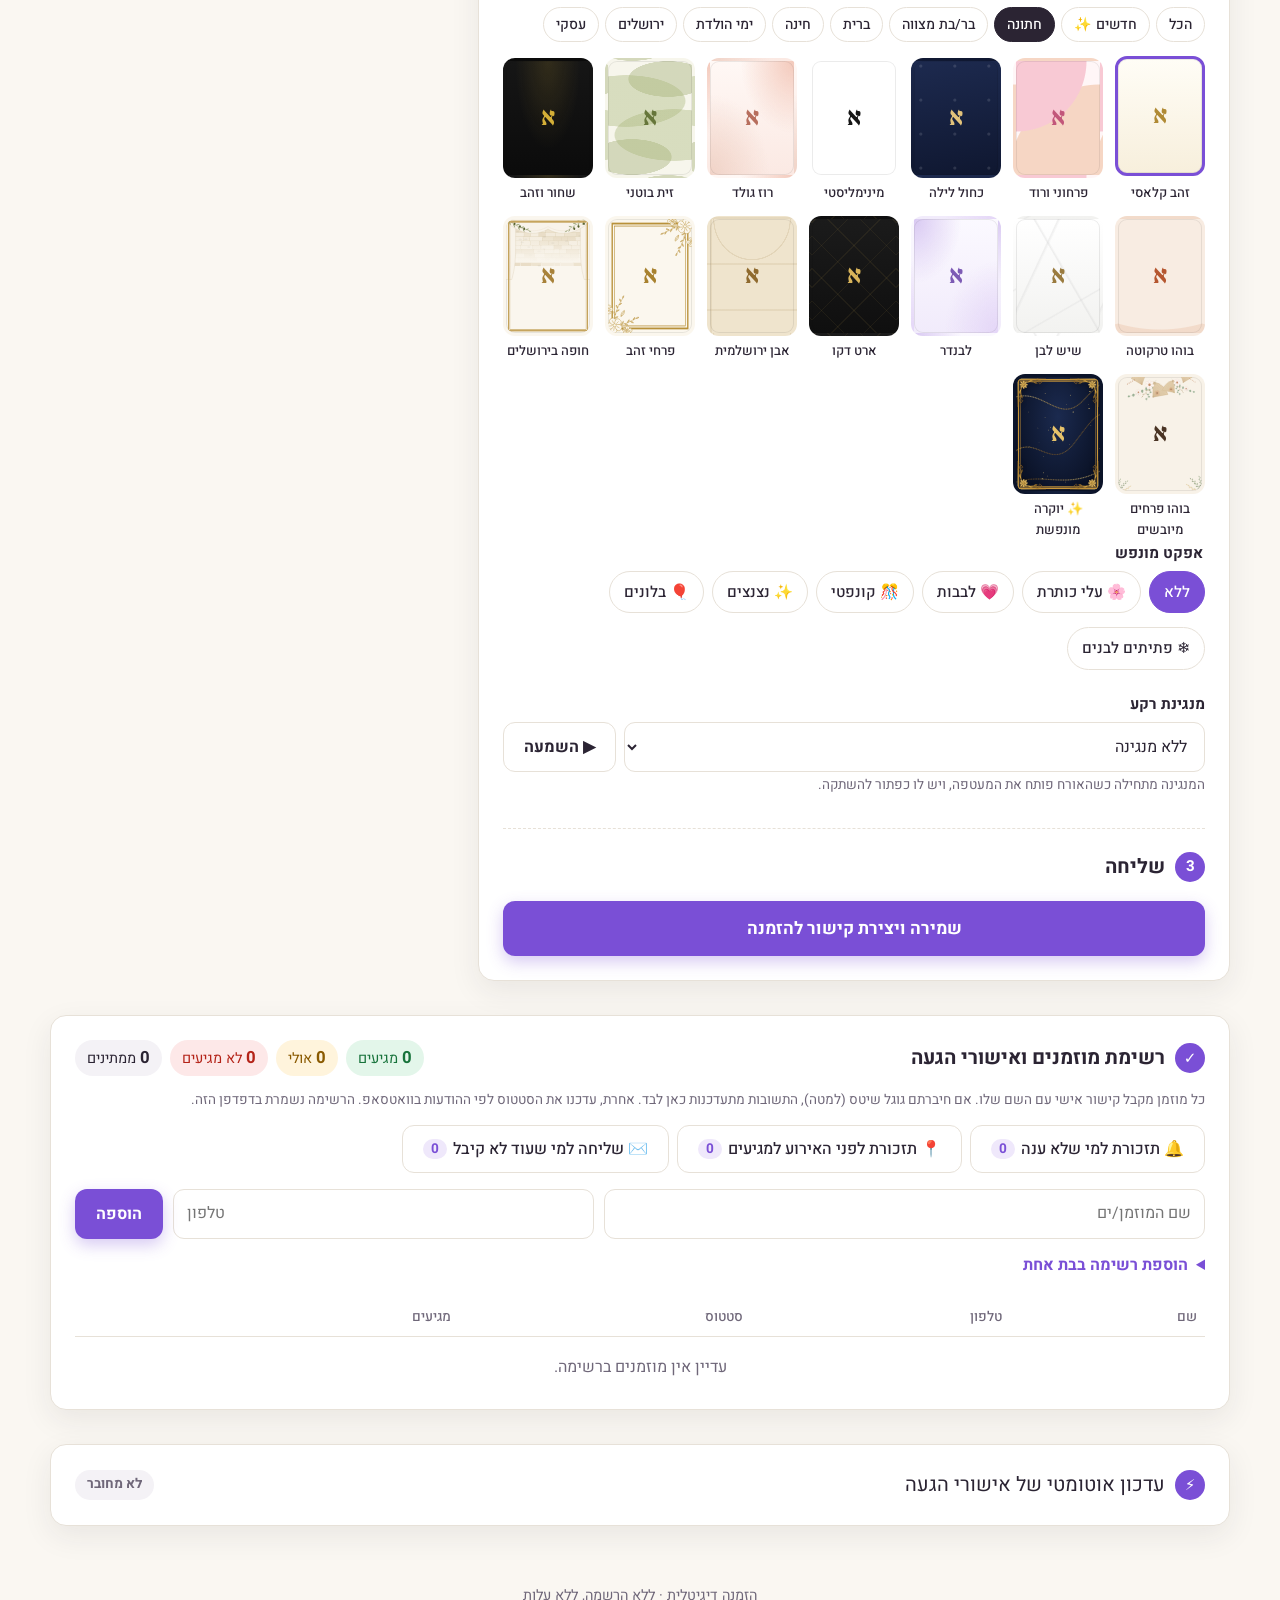
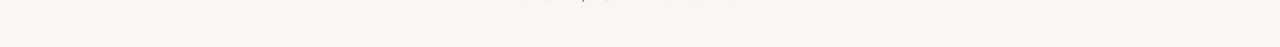
<file: invitations/index.html>
<!DOCTYPE html>
<html lang="he" dir="rtl">
<head>
  <meta charset="UTF-8">
  <meta name="viewport" content="width=device-width, initial-scale=1.0, viewport-fit=cover">
  <title>הזמנה דיגיטלית | יוצרים הזמנה לאירוע בדקה</title>
  <meta name="description" content="יוצרים הזמנה דיגיטלית מעוצבת לחתונה, בר/בת מצווה, ברית, יום הולדת ואירוע עסקי – שולחים בוואטסאפ ומקבלים אישורי הגעה.">
  <link rel="preconnect" href="https://fonts.googleapis.com">
  <link rel="preconnect" href="https://fonts.gstatic.com" crossorigin>
  <link href="https://fonts.googleapis.com/css2?family=Amatic+SC:wght@700&family=Frank+Ruhl+Libre:wght@500;700;900&family=Heebo:wght@400;500;700;800;900&display=swap" rel="stylesheet">
  <link rel="stylesheet" href="app.css">
</head>
<body class="editor-page">

  <header class="app-header">
    <div class="container header-inner">
      <a href="index.html" class="brand">
        <span class="brand-mark" aria-hidden="true">✉</span>
        <span><strong>הזמנה</strong> דיגיטלית</span>
      </a>
      <div class="my-events">
        <label for="event-select" class="sr-only">האירועים שלי</label>
        <select id="event-select"></select>
        <button type="button" class="btn btn-ghost" id="new-event">+ אירוע חדש</button>
      </div>
    </div>
  </header>

  <main class="container">
    <section class="intro">
      <h1>יוצרים הזמנה דיגיטלית לאירוע – בדקה</h1>
      <p>ממלאים פרטים, בוחרים עיצוב, ושולחים לכל המוזמנים בוואטסאפ. האורחים מקבלים הזמנה מעוצבת עם ניווט, הוספה ליומן ואישור הגעה.</p>
      <ol class="steps">
        <li><span>1</span>פרטי האירוע</li>
        <li><span>2</span>עיצוב</li>
        <li><span>3</span>שליחה ומעקב</li>
      </ol>
    </section>

    <div class="editor-layout">
      <form id="invite-form" class="panel" autocomplete="off">
        <h2 class="panel-title"><span class="num">1</span>פרטי האירוע</h2>

        <fieldset class="field">
          <legend>סוג האירוע</legend>
          <div class="chips" id="type-chips"></div>
        </fieldset>

        <div class="field">
          <label for="f-n">שמות בעלי השמחה *</label>
          <input id="f-n" name="n" required placeholder="לדוגמה: נועה & איתי">
        </div>

        <div class="field">
          <label for="f-s">שורת משנה <small>(לא חובה)</small></label>
          <input id="f-s" name="s" placeholder="לדוגמה: בני משפחות כהן ולוי">
        </div>

        <div class="field">
          <label for="f-h">משפט הפתיחה</label>
          <textarea id="f-h" name="h" rows="2"></textarea>
          <small class="hint">השאירו ריק כדי להשתמש בנוסח ברירת המחדל.</small>
        </div>

        <div class="field-row">
          <div class="field">
            <label for="f-d">תאריך *</label>
            <input id="f-d" name="d" type="date" required>
          </div>
          <div class="field">
            <label for="f-tm">קבלת פנים</label>
            <input id="f-tm" name="tm" type="time" value="19:30">
          </div>
          <div class="field">
            <label for="f-ct" id="ct-label">חופה</label>
            <input id="f-ct" name="ct" type="time">
          </div>
        </div>

        <div class="field">
          <label for="f-v">שם המקום</label>
          <input id="f-v" name="v" placeholder="לדוגמה: אולמי הגן">
        </div>

        <div class="field">
          <label for="f-a">כתובת <small>(לניווט בוויז ובגוגל מפות)</small></label>
          <input id="f-a" name="a" placeholder="רחוב, מספר, עיר">
        </div>

        <div class="field">
          <label for="f-m">מילים אישיות</label>
          <textarea id="f-m" name="m" rows="2" placeholder="נשמח לחלוק איתכם את שמחתנו"></textarea>
        </div>

        <div class="field">
          <label for="f-f">חתימה</label>
          <input id="f-f" name="f" placeholder="לדוגמה: ההורים המאושרים">
        </div>

        <div class="field">
          <label for="f-p">טלפון לאישורי הגעה (וואטסאפ)</label>
          <input id="f-p" name="p" type="tel" inputmode="tel" placeholder="05X-XXXXXXX">
          <small class="hint">האורחים יאשרו הגעה בהודעת וואטסאפ למספר הזה.</small>
        </div>

        <h2 class="panel-title"><span class="num">2</span>עיצוב</h2>
        <div class="theme-tabs" id="theme-tabs" role="tablist" aria-label="סינון עיצובים"></div>
        <div class="themes" id="theme-picker" role="radiogroup" aria-label="עיצוב ההזמנה"></div>

        <fieldset class="field fx-field">
          <legend>אפקט מונפש</legend>
          <div class="chips" id="fx-chips"></div>
        </fieldset>

        <div class="field">
          <label for="f-mu">מנגינת רקע</label>
          <div class="music-row">
            <select id="f-mu" name="mu"></select>
            <button type="button" class="btn btn-ghost" id="music-preview" aria-pressed="false">▶ השמעה</button>
          </div>
          <small class="hint">המנגינה מתחילה כשהאורח פותח את המעטפה, ויש לו כפתור להשתקה.</small>
        </div>

        <div class="field" id="custom-music-field" hidden>
          <label for="f-mx">קישור ישיר לקובץ שמע (MP3)</label>
          <input id="f-mx" name="mx" type="url" dir="ltr" placeholder="https://.../song.mp3">
          <small class="hint">הקישור צריך להוביל ישירות לקובץ (מסתיים ב-.mp3). השתמשו רק בשיר שמותר לכם להשמיע.</small>
        </div>

        <h2 class="panel-title"><span class="num">3</span>שליחה</h2>
        <button type="submit" class="btn btn-primary btn-block">שמירה ויצירת קישור להזמנה</button>

        <div class="share-box" id="share-box" hidden>
          <label for="share-link">הקישור להזמנה:</label>
          <div class="copy-row">
            <input id="share-link" readonly dir="ltr">
            <button type="button" class="btn btn-ghost" id="copy-link">העתקה</button>
          </div>
          <div class="share-actions">
            <a class="btn btn-whatsapp" id="share-wa" target="_blank" rel="noopener">שליחה בוואטסאפ</a>
            <a class="btn btn-ghost" id="open-invite" target="_blank" rel="noopener">צפייה כאורח</a>
          </div>
        </div>
      </form>

      <aside class="preview-wrap">
        <div class="preview-sticky">
          <p class="preview-label">תצוגה מקדימה</p>
          <div class="phone-frame">
            <div id="preview" class="invite-card"></div>
          </div>
        </div>
      </aside>
    </div>

    <section class="panel guests-panel" id="guests">
      <div class="guests-head">
        <h2 class="panel-title"><span class="num">✓</span>רשימת מוזמנים ואישורי הגעה</h2>
        <div class="stats" id="stats"></div>
      </div>
      <p class="hint">כל מוזמן מקבל קישור אישי עם השם שלו. אם חיברתם גוגל שיטס (למטה), התשובות מתעדכנות כאן לבד. אחרת, עדכנו את הסטטוס לפי ההודעות בוואטסאפ. הרשימה נשמרת בדפדפן הזה.</p>

      <div class="sync-bar" id="sync-bar" hidden>
        <span class="sync-dot" aria-hidden="true"></span>
        <span id="sync-status">עדכון אוטומטי פעיל</span>
        <button type="button" class="btn btn-ghost btn-sm" id="sync-now">רענון עכשיו</button>
      </div>

      <div class="reminders" id="reminders">
        <p class="reminder-tip" id="reminder-tip" hidden></p>
        <div class="reminder-buttons">
          <button type="button" class="btn btn-ghost" id="remind-pending">🔔 תזכורת למי שלא ענה <b id="pending-count">0</b></button>
          <button type="button" class="btn btn-ghost" id="remind-coming">📍 תזכורת לפני האירוע למגיעים <b id="coming-count">0</b></button>
          <button type="button" class="btn btn-ghost" id="invite-unsent">✉️ שליחה למי שעוד לא קיבל <b id="unsent-count">0</b></button>
        </div>
      </div>

      <form id="guest-form" class="guest-form" autocomplete="off">
        <input name="name" required placeholder="שם המוזמן/ים" aria-label="שם המוזמן">
        <input name="phone" type="tel" inputmode="tel" placeholder="טלפון" aria-label="טלפון">
        <button type="submit" class="btn btn-primary">הוספה</button>
      </form>

      <details class="bulk">
        <summary>הוספת רשימה בבת אחת</summary>
        <textarea id="bulk-input" rows="4" placeholder="שורה לכל מוזמן: שם, טלפון&#10;משפחת כהן, 0501234567&#10;דני לוי, 0529876543"></textarea>
        <button type="button" class="btn btn-ghost" id="bulk-add">הוספת כולם</button>
      </details>

      <div class="table-wrap">
        <table class="guest-table">
          <thead>
            <tr><th>שם</th><th>טלפון</th><th>סטטוס</th><th>מגיעים</th><th></th></tr>
          </thead>
          <tbody id="guest-rows"></tbody>
        </table>
        <p class="empty" id="guests-empty">עדיין אין מוזמנים ברשימה.</p>
      </div>
    </section>

    <section class="panel sync-panel">
      <details id="sync-details">
        <summary>
          <span class="panel-title"><span class="num">⚡</span>עדכון אוטומטי של אישורי הגעה</span>
          <span class="badge" id="sync-badge">לא מחובר</span>
        </summary>
        <p>מחברים פעם אחת גיליון גוגל (חינם). אחרי זה, כשאורח מאשר הגעה בהזמנה, התשובה נשמרת בגיליון ומופיעה כאן ברשימה לבד, בלי להעתיק מוואטסאפ. התקנה של כ-5 דקות:</p>
        <ol class="setup-steps">
          <li>פתחו גיליון חדש ב-<a href="https://sheets.new" target="_blank" rel="noopener">sheets.new</a>.</li>
          <li>בתפריט: <b>תוספים ← Apps Script</b>. מחקו את מה שיש שם והדביקו את הקוד:
            <div class="code-actions">
              <button type="button" class="btn btn-ghost btn-sm" id="copy-script">העתקת הקוד</button>
              <a class="btn btn-ghost btn-sm" href="apps-script.gs" target="_blank" rel="noopener">צפייה בקוד</a>
            </div>
          </li>
          <li>בשורה <code>ADMIN_KEY</code> בראש הקוד, החליפו את הטקסט בסיסמה משלכם ושמרו.</li>
          <li>לחצו <b>פריסה ← פריסה חדשה</b>, בחרו סוג <b>אפליקציית אינטרנט</b>. בשדה "מי יכול לגשת" בחרו <b>כל אחד</b>, ולחצו "פריסה" (ואשרו את ההרשאות).</li>
          <li>העתיקו את כתובת אפליקציית האינטרנט (מסתיימת ב-<code dir="ltr">/exec</code>) והדביקו כאן יחד עם הסיסמה:</li>
        </ol>
        <form id="sync-form" class="sync-form" autocomplete="off">
          <div class="field">
            <label for="s-url">כתובת אפליקציית האינטרנט</label>
            <input id="s-url" name="url" type="url" dir="ltr" placeholder="https://script.google.com/macros/s/.../exec">
          </div>
          <div class="field">
            <label for="s-key">סיסמה (ADMIN_KEY)</label>
            <input id="s-key" name="key" type="password" dir="ltr">
          </div>
          <div class="sync-form-actions">
            <button type="submit" class="btn btn-primary">שמירה ובדיקת חיבור</button>
            <button type="button" class="btn btn-ghost" id="sync-disconnect">ניתוק</button>
          </div>
        </form>
        <p class="hint">חשוב: אחרי החיבור, צרו את הקישור מחדש ושלחו אותו (הקישורים הישנים לא יודעים על הגיליון). אם יש מוזמנים ששמם לא ברשימה, הם יתווספו לבד.</p>
      </details>
    </section>
  </main>

  <dialog class="remind-dialog" id="remind-dialog">
    <form method="dialog">
      <h3 id="remind-title">שליחת תזכורות</h3>
      <p class="remind-progress" id="remind-progress"></p>
      <div class="remind-guest" id="remind-guest"></div>
      <textarea id="remind-text" rows="6" aria-label="נוסח ההודעה"></textarea>
      <div class="remind-actions">
        <button type="button" class="btn btn-whatsapp" id="remind-send">שליחה בוואטסאפ</button>
        <button type="button" class="btn btn-ghost" id="remind-skip">דילוג</button>
        <button type="submit" class="btn btn-ghost" value="close">סיום</button>
      </div>
      <p class="hint">אחרי כל שליחה חזרו לכאן, וההודעה הבאה תהיה מוכנה.</p>
    </form>
  </dialog>

  <footer class="app-footer">
    <div class="container">הזמנה דיגיטלית · ללא הרשמה, ללא עלות</div>
  </footer>

  <div class="toast" id="toast" role="status" aria-live="polite"></div>

  <script src="common.js"></script>
  <script src="designs.js"></script>
  <script src="music.js"></script>
  <script src="editor.js"></script>
</body>
</html>
</file>
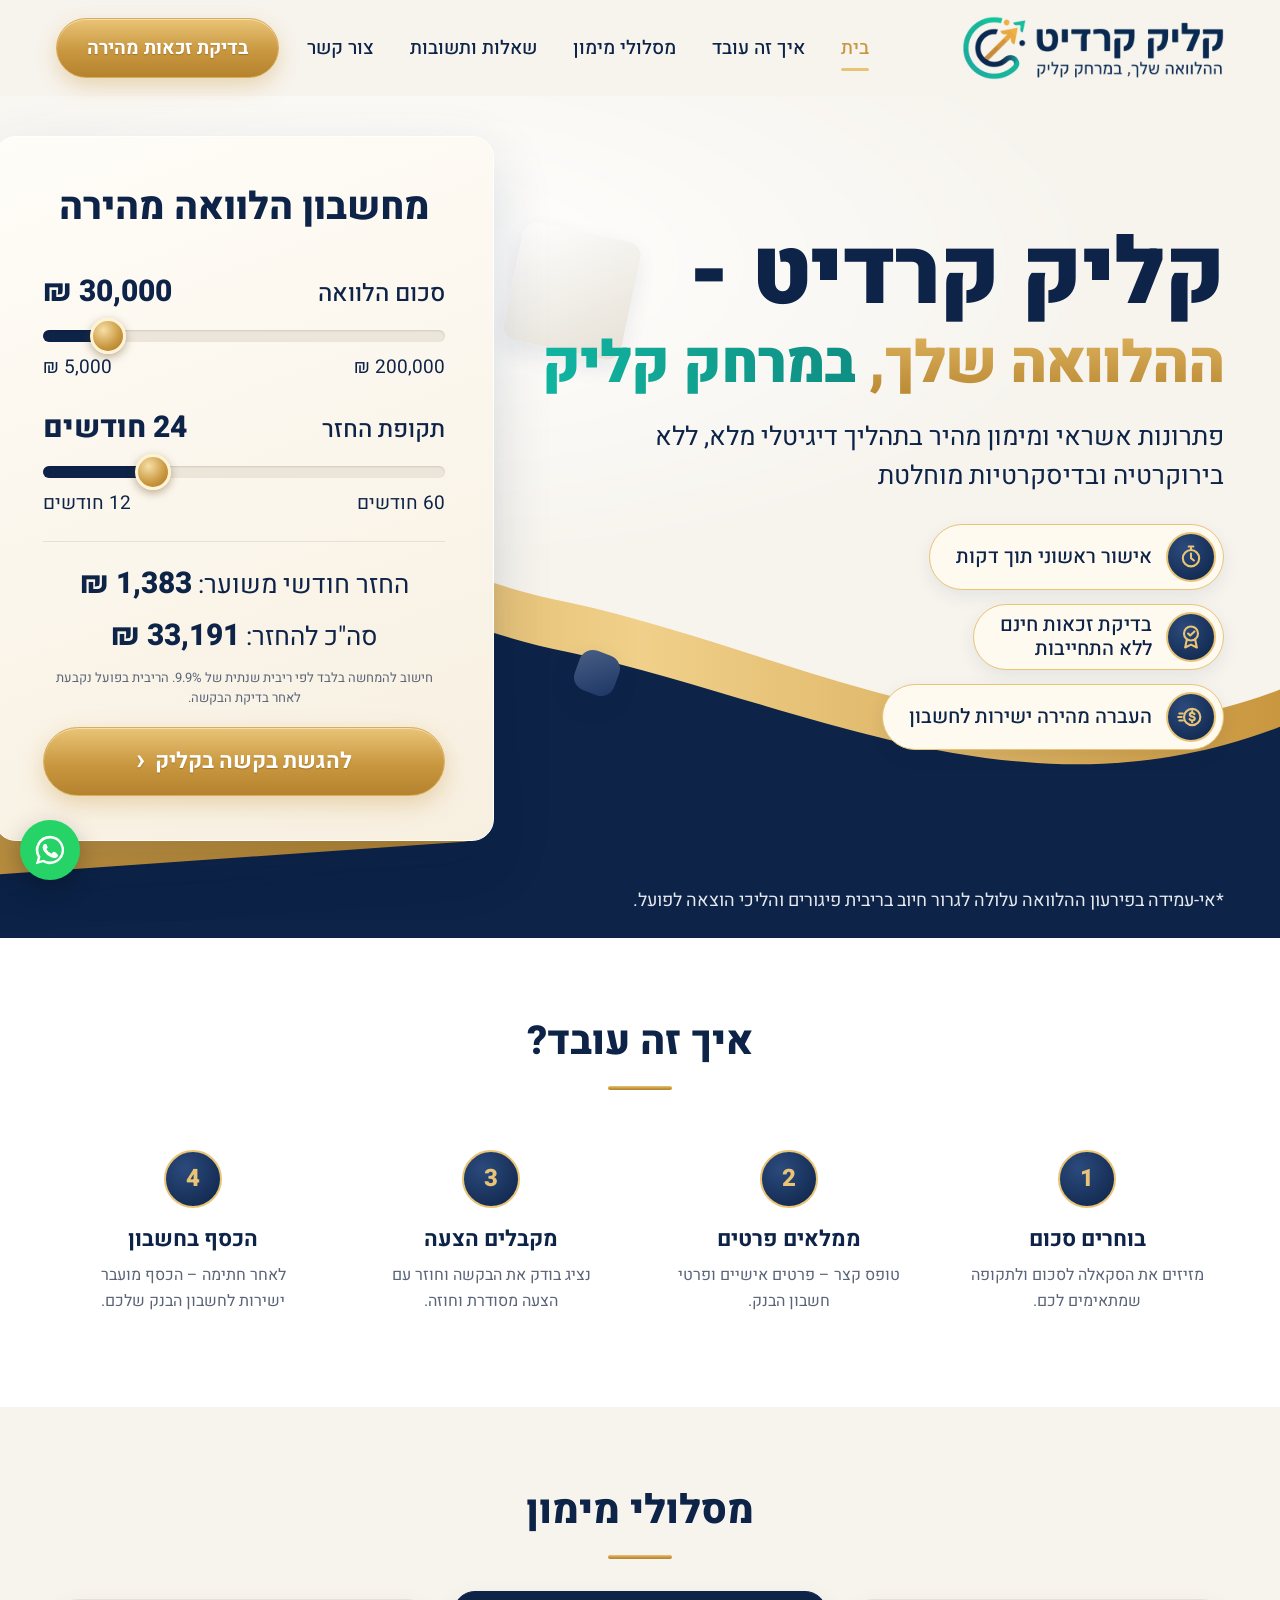
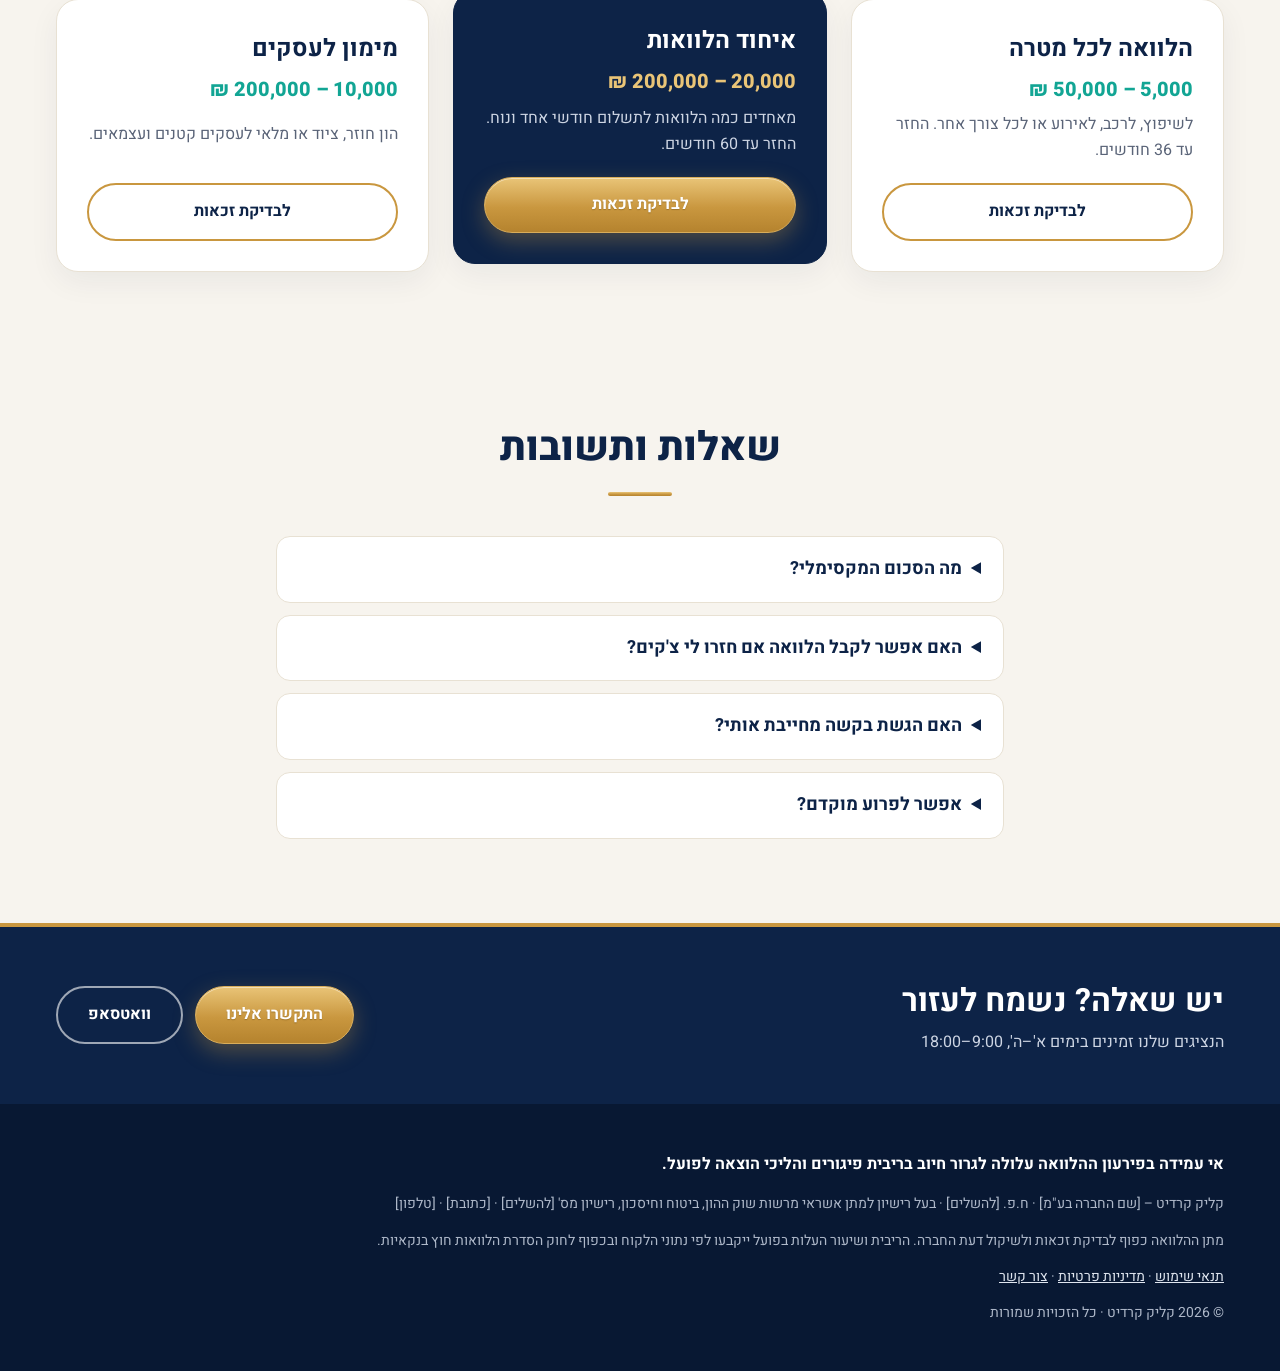
<file: loans/index.html>
<!doctype html>
<html lang="he" dir="rtl">
<head>
  <meta charset="utf-8">
  <meta name="viewport" content="width=device-width, initial-scale=1">
  <title>קליק קרדיט | ההלוואה שלך, במרחק קליק</title>
  <meta name="description" content="קליק קרדיט – פתרונות אשראי ומימון מהיר בתהליך דיגיטלי מלא. בדיקת זכאות חינם וללא התחייבות.">
  <link rel="icon" type="image/png" href="images/icon.png">
  <link rel="preconnect" href="https://fonts.googleapis.com">
  <link href="https://fonts.googleapis.com/css2?family=Heebo:wght@400;500;700;800;900&display=swap" rel="stylesheet">
  <link rel="stylesheet" href="styles.css">
</head>
<body>

<header class="topbar">
  <div class="wrap topbar-inner">
    <a href="#top" class="logo"><img src="images/logo.png" alt="קליק קרדיט – ההלוואה שלך, במרחק קליק" width="654" height="160"></a>
    <nav class="nav" id="nav">
      <a href="#top" class="active">בית</a>
      <a href="#how">איך זה עובד</a>
      <a href="#tracks">מסלולי מימון</a>
      <a href="#faq">שאלות ותשובות</a>
      <a href="#contact">צור קשר</a>
    </nav>
    <a href="#calc" class="btn btn-gold btn-nav">בדיקת זכאות מהירה</a>
    <button class="menu-btn" id="menuBtn" aria-label="תפריט" aria-expanded="false"><span></span><span></span><span></span></button>
  </div>
</header>

<section class="hero" id="top">
  <div class="hero-bg" aria-hidden="true">
    <svg class="wave" viewBox="0 0 1440 420" preserveAspectRatio="none">
      <defs><linearGradient id="gw" x1="0" x2="1"><stop offset="0" stop-color="#c9973f"/><stop offset=".5" stop-color="#f0d08a"/><stop offset="1" stop-color="#c9973f"/></linearGradient></defs>
      <path d="M0 40 C 260 10, 420 120, 640 150 C 900 190, 1150 300, 1440 220 L1440 420 L0 420 Z" fill="url(#gw)"/>
      <path d="M0 80 C 260 50, 420 160, 640 190 C 900 230, 1150 330, 1440 250 L1440 420 L0 420 Z" fill="#0d2347"/>
    </svg>
    <i class="cube c1"></i><i class="cube c2"></i><i class="cube c3"></i><i class="cube c4"></i><i class="dot d1"></i><i class="dot d2"></i>
  </div>

  <div class="wrap hero-grid">
    <div class="hero-text">
      <h1>קליק קרדיט -<span class="sub"><span class="gold">ההלוואה שלך,</span> <span class="teal">במרחק קליק</span></span></h1>
      <p class="lead">פתרונות אשראי ומימון מהיר בתהליך דיגיטלי מלא, ללא בירוקרטיה ובדיסקרטיות מוחלטת</p>
      <ul class="pills">
        <li><span class="ico">
          <svg viewBox="0 0 24 24"><circle cx="12" cy="13" r="7"/><path d="M12 9v4l2.5 2M10 3h4M12 3v3"/></svg></span>אישור ראשוני תוך דקות</li>
        <li><span class="ico">
          <svg viewBox="0 0 24 24"><circle cx="12" cy="9" r="6"/><path d="M9.5 9l1.8 1.8L15 7.2M8.5 14l-1.5 7 5-2.5 5 2.5-1.5-7"/></svg></span>בדיקת זכאות חינם<br>ללא התחייבות</li>
        <li><span class="ico">
          <svg viewBox="0 0 24 24"><circle cx="13" cy="12" r="7"/><path d="M15 9.5c-.5-.8-1.3-1-2-1-1.2 0-2 .6-2 1.5 0 2.2 4.2 1 4.2 3.3 0 1-.9 1.7-2.2 1.7-.9 0-1.7-.4-2.2-1.1M13 7v1.5M13 15v1.5M2 9h3M1 12h3M2 15h3"/></svg></span>העברה מהירה ישירות לחשבון</li>
      </ul>
    </div>

    <div class="calc-wrap" id="calc">
      <div class="card calc-card">
        <h2>מחשבון הלוואה מהירה</h2>

        <div class="slider-head"><label for="amount">סכום הלוואה</label><output id="amountOut">30,000 ₪</output></div>
        <input type="range" id="amount" min="5000" max="200000" step="1000" value="30000" dir="ltr">
        <div class="range-labels"><span>5,000 ₪</span><span>200,000 ₪</span></div>

        <div class="slider-head"><label for="months">תקופת החזר</label><output id="monthsOut">24 חודשים</output></div>
        <input type="range" id="months" min="12" max="60" step="6" value="24" dir="ltr">
        <div class="range-labels"><span>12 חודשים</span><span>60 חודשים</span></div>

        <div class="summary">
          <p>החזר חודשי משוער: <strong id="monthlyOut">—</strong></p>
          <p>סה"כ להחזר: <strong id="totalOut">—</strong></p>
        </div>
        <p class="fine">חישוב להמחשה בלבד לפי ריבית שנתית של <span id="rateOut"></span>%. הריבית בפועל נקבעת לאחר בדיקת הבקשה.</p>

        <button class="btn btn-gold btn-block" id="startBtn">להגשת בקשה בקליק <span class="chev">‹</span></button>
      </div>
    </div>
  </div>
  <p class="wrap hero-warning">*אי-עמידה בפירעון ההלוואה עלולה לגרור חיוב בריבית פיגורים והליכי הוצאה לפועל.</p>
</section>

<section class="apply" id="apply" hidden>
  <div class="wrap narrow">
    <div class="card">
      <div class="steps-bar">
        <span class="step-dot active" data-step="1">1. פרטים אישיים</span>
        <span class="step-dot" data-step="2">2. פרטים פיננסיים</span>
        <span class="step-dot" data-step="3">3. אישור</span>
      </div>

      <p class="chosen">בקשה ל-<b id="chosenAmount"></b> ₪ ל-<b id="chosenMonths"></b> חודשים · <a href="#calc">שינוי</a></p>

      <form id="loanForm" novalidate>
        <!-- שלב 1 -->
        <fieldset class="step" data-step="1">
          <div class="row">
            <div class="field"><label for="firstName">שם פרטי</label><input id="firstName" name="firstName" required autocomplete="given-name"></div>
            <div class="field"><label for="lastName">שם משפחה</label><input id="lastName" name="lastName" required autocomplete="family-name"></div>
          </div>
          <div class="row">
            <div class="field"><label for="idNumber">תעודת זהות (9 ספרות)</label><input id="idNumber" name="idNumber" inputmode="numeric" maxlength="9" placeholder="כולל ספרת ביקורת" required autocomplete="off"></div>
            <div class="field"><label for="phone">טלפון נייד</label><input id="phone" name="phone" type="tel" inputmode="tel" required autocomplete="tel" placeholder="05X-XXXXXXX"></div>
          </div>
          <div class="field"><label for="email">אימייל</label><input id="email" name="email" type="email" required autocomplete="email"></div>
          <div class="row">
            <div class="field"><label for="city">עיר</label><input id="city" name="city" required autocomplete="address-level2"></div>
            <div class="field"><label for="street">רחוב ומספר בית</label><input id="street" name="street" required autocomplete="street-address"></div>
          </div>
          <button type="button" class="btn btn-block next">המשך ←</button>
        </fieldset>

        <!-- שלב 2 -->
        <fieldset class="step" data-step="2" hidden>
          <div class="field">
            <label for="bank">באיזה בנק החשבון שלכם?</label>
            <select id="bank" name="bank" required>
              <option value="">בחרו בנק</option>
              <option>בנק הפועלים (12)</option>
              <option>בנק לאומי (10)</option>
              <option>בנק דיסקונט (11)</option>
              <option>בנק מזרחי טפחות (20)</option>
              <option>הבנק הבינלאומי (31)</option>
              <option>בנק מרכנתיל (17)</option>
              <option>בנק ירושלים (54)</option>
              <option>בנק מסד (46)</option>
              <option>בנק יהב (04)</option>
              <option>בנק הדואר (09)</option>
              <option>וואן זירו (18)</option>
              <option>אחר</option>
            </select>
          </div>
          <div class="field">
            <label for="employment">מצב תעסוקתי</label>
            <select id="employment" name="employment" required>
              <option value="">בחרו</option>
              <option>שכיר/ה</option>
              <option>עצמאי/ת</option>
              <option>פנסיונר/ית</option>
              <option>אחר</option>
            </select>
          </div>
          <div class="field">
            <label for="income">הכנסה חודשית נטו (₪)</label>
            <input id="income" name="income" inputmode="numeric" required placeholder="לדוגמה 9,000">
          </div>

          <div class="field">
            <span class="q">האם חזרו לכם צ'קים ב-3 השנים האחרונות?</span>
            <div class="toggle">
              <label><input type="radio" name="bouncedChecks" value="לא" required> לא</label>
              <label><input type="radio" name="bouncedChecks" value="כן"> כן</label>
            </div>
          </div>
          <div class="field" id="bouncedMore" hidden>
            <label for="bouncedCount">בערך כמה צ'קים?</label>
            <select id="bouncedCount" name="bouncedCount">
              <option>1–2</option><option>3–9</option><option>10 ומעלה</option>
            </select>
          </div>
          <div class="field">
            <span class="q">האם החשבון מוגבל כיום?</span>
            <div class="toggle">
              <label><input type="radio" name="restricted" value="לא" required> לא</label>
              <label><input type="radio" name="restricted" value="כן"> כן</label>
            </div>
          </div>

          <div class="btn-row">
            <button type="button" class="btn btn-ghost prev">→ חזרה</button>
            <button type="button" class="btn next">המשך ←</button>
          </div>
        </fieldset>

        <!-- שלב 3 -->
        <fieldset class="step" data-step="3" hidden>
          <h3>כמעט סיימנו</h3>
          <div class="review" id="review"></div>
          <label class="consent"><input type="checkbox" id="consent1" required> <span>אני מאשר/ת שהפרטים נכונים ומסכים/ה שתיבדק זכאותי, כולל פנייה למאגר נתוני האשראי של בנק ישראל בכפוף לחוק נתוני אשראי.</span></label>
          <label class="consent"><input type="checkbox" id="consent2" required> <span>קראתי ואני מסכים/ה ל<a href="#" data-modal="termsModal">תנאי השימוש</a> ול<a href="#" data-modal="privacyModal">מדיניות הפרטיות</a>.</span></label>
          <div class="btn-row">
            <button type="button" class="btn btn-ghost prev">→ חזרה</button>
            <button type="submit" class="btn">שליחת הבקשה</button>
          </div>
        </fieldset>

        <p class="error" id="formError" role="alert"></p>
      </form>

      <div class="done" id="done" hidden>
        <div class="done-icon">✓</div>
        <h3>הבקשה התקבלה!</h3>
        <p>נציג יחזור אליכם בהקדם עם הצעה. מספר פנייה: <b id="refNo"></b></p>
      </div>
    </div>
  </div>
</section>

<section class="how" id="how">
  <div class="wrap">
    <h2 class="section-title">איך זה עובד?</h2>
    <div class="how-grid">
      <div class="how-item reveal"><span>1</span><h3>בוחרים סכום</h3><p>מזיזים את הסקאלה לסכום ולתקופה שמתאימים לכם.</p></div>
      <div class="how-item reveal"><span>2</span><h3>ממלאים פרטים</h3><p>טופס קצר – פרטים אישיים ופרטי חשבון הבנק.</p></div>
      <div class="how-item reveal"><span>3</span><h3>מקבלים הצעה</h3><p>נציג בודק את הבקשה וחוזר עם הצעה מסודרת וחוזה.</p></div>
      <div class="how-item reveal"><span>4</span><h3>הכסף בחשבון</h3><p>לאחר חתימה – הכסף מועבר ישירות לחשבון הבנק שלכם.</p></div>
    </div>
  </div>
</section>

<section class="tracks" id="tracks">
  <div class="wrap">
    <h2 class="section-title">מסלולי מימון</h2>
    <div class="tracks-grid">
      <div class="track reveal"><h3>הלוואה לכל מטרה</h3><p class="range">5,000 – 50,000 ₪</p><p>לשיפוץ, לרכב, לאירוע או לכל צורך אחר. החזר עד 36 חודשים.</p><a href="#calc" class="btn btn-ghost" data-amount="30000" data-months="24">לבדיקת זכאות</a></div>
      <div class="track featured reveal"><h3>איחוד הלוואות</h3><p class="range">20,000 – 200,000 ₪</p><p>מאחדים כמה הלוואות לתשלום חודשי אחד ונוח. החזר עד 60 חודשים.</p><a href="#calc" class="btn btn-gold" data-amount="100000" data-months="60">לבדיקת זכאות</a></div>
      <div class="track reveal"><h3>מימון לעסקים</h3><p class="range">10,000 – 200,000 ₪</p><p>הון חוזר, ציוד או מלאי לעסקים קטנים ועצמאים.</p><a href="#calc" class="btn btn-ghost" data-amount="80000" data-months="36">לבדיקת זכאות</a></div>
    </div>
  </div>
</section>

<section class="faq" id="faq">
  <div class="wrap narrow">
    <h2 class="section-title">שאלות ותשובות</h2>
    <details class="reveal"><summary>מה הסכום המקסימלי?</summary><p>ניתן לבקש הלוואה מ-5,000 ₪ ועד 200,000 ₪, לתקופה של 12 עד 60 חודשים.</p></details>
    <details class="reveal"><summary>האם אפשר לקבל הלוואה אם חזרו לי צ'קים?</summary><p>כל בקשה נבדקת לגופה. היסטוריה של צ'קים חוזרים לא פוסלת אוטומטית, אבל משפיעה על תנאי ההלוואה.</p></details>
    <details class="reveal"><summary>האם הגשת בקשה מחייבת אותי?</summary><p>לא. הגשת בקשה אינה מחייבת. ההלוואה נכנסת לתוקף רק לאחר חתימה על הסכם.</p></details>
    <details class="reveal"><summary>אפשר לפרוע מוקדם?</summary><p>כן, בכל שלב, בהתאם להוראות החוק ולתנאי ההסכם.</p></details>
  </div>
</section>

<section class="contact" id="contact">
  <div class="wrap contact-inner">
    <div><h2>יש שאלה? נשמח לעזור</h2><p>הנציגים שלנו זמינים בימים א'–ה', 9:00–18:00</p></div>
    <div class="contact-btns"><a href="tel:0500000000" class="btn btn-gold">התקשרו אלינו</a><a href="https://wa.me/972500000000" class="btn btn-outline-light" target="_blank" rel="noopener">וואטסאפ</a></div>
  </div>
</section>

<footer class="footer">
  <div class="wrap">
    <p class="warning">אי עמידה בפירעון ההלוואה עלולה לגרור חיוב בריבית פיגורים והליכי הוצאה לפועל.</p>
    <p>קליק קרדיט – [שם החברה בע"מ] · ח.פ. [להשלים] · בעל רישיון למתן אשראי מרשות שוק ההון, ביטוח וחיסכון, רישיון מס' [להשלים] · [כתובת] · [טלפון]</p>
    <p>מתן ההלוואה כפוף לבדיקת זכאות ולשיקול דעת החברה. הריבית ושיעור העלות בפועל ייקבעו לפי נתוני הלקוח ובכפוף לחוק הסדרת הלוואות חוץ בנקאיות.</p>
    <p class="footer-links"><a href="#" data-modal="termsModal">תנאי שימוש</a> · <a href="#" data-modal="privacyModal">מדיניות פרטיות</a> · <a href="#contact">צור קשר</a></p>
    <p>© <span id="year"></span> קליק קרדיט · כל הזכויות שמורות</p>
  </div>
</footer>

<dialog id="termsModal" class="modal">
  <button class="modal-close" aria-label="סגירה">×</button>
  <h3>תנאי שימוש</h3>
  <p><b>[טיוטה – יש להחליף בנוסח שנכתב על ידי עורך דין]</b></p>
  <p>השימוש באתר כפוף לתנאים אלה. הגשת בקשה באתר אינה מהווה התחייבות של החברה להעמיד הלוואה ואינה מחייבת את הלקוח. ההלוואה תינתן רק לאחר בדיקת זכאות וחתימה על הסכם הלוואה.</p>
  <p>הנתונים במחשבון הם להמחשה בלבד. הריבית ושיעור העלות בפועל ייקבעו לפי נתוני הלקוח, בכפוף לחוק הסדרת הלוואות חוץ בנקאיות.</p>
</dialog>
<dialog id="privacyModal" class="modal">
  <button class="modal-close" aria-label="סגירה">×</button>
  <h3>מדיניות פרטיות</h3>
  <p><b>[טיוטה – יש להחליף בנוסח שנכתב על ידי עורך דין]</b></p>
  <p>הפרטים שנמסרים בטופס (כולל מספר תעודת זהות ופרטי חשבון) ישמשו לבדיקת הבקשה וליצירת קשר בלבד, יישמרו במאגר מאובטח בהתאם לחוק הגנת הפרטיות, ולא יועברו לצד שלישי ללא הסכמה, למעט כנדרש בדין.</p>
  <p>ניתן לבקש לעיין במידע או למחוק אותו בפנייה אלינו.</p>
</dialog>

<a href="https://wa.me/972500000000" class="wa-float" target="_blank" rel="noopener" aria-label="וואטסאפ">
  <svg viewBox="0 0 24 24"><path d="M12 2a10 10 0 0 0-8.6 15.1L2 22l5-1.3A10 10 0 1 0 12 2zm0 18.2a8.2 8.2 0 0 1-4.2-1.2l-.3-.2-3 .8.8-2.9-.2-.3A8.2 8.2 0 1 1 12 20.2zm4.5-6.1c-.2-.1-1.5-.7-1.7-.8s-.4-.1-.6.1-.7.8-.8 1-.3.2-.5.1a6.7 6.7 0 0 1-3.3-2.9c-.2-.4.2-.4.7-1.3.1-.2 0-.3 0-.4l-.8-1.8c-.2-.5-.4-.4-.6-.4h-.5a1 1 0 0 0-.7.3 3 3 0 0 0-.9 2.2 5.2 5.2 0 0 0 1.1 2.8 11.9 11.9 0 0 0 4.6 4c1.7.7 2.4.8 3.2.7.5-.1 1.5-.6 1.8-1.2s.2-1.1.1-1.2l-.4-.2z"/></svg>
</a>

<script src="script.js"></script>
</body>
</html>
</file>
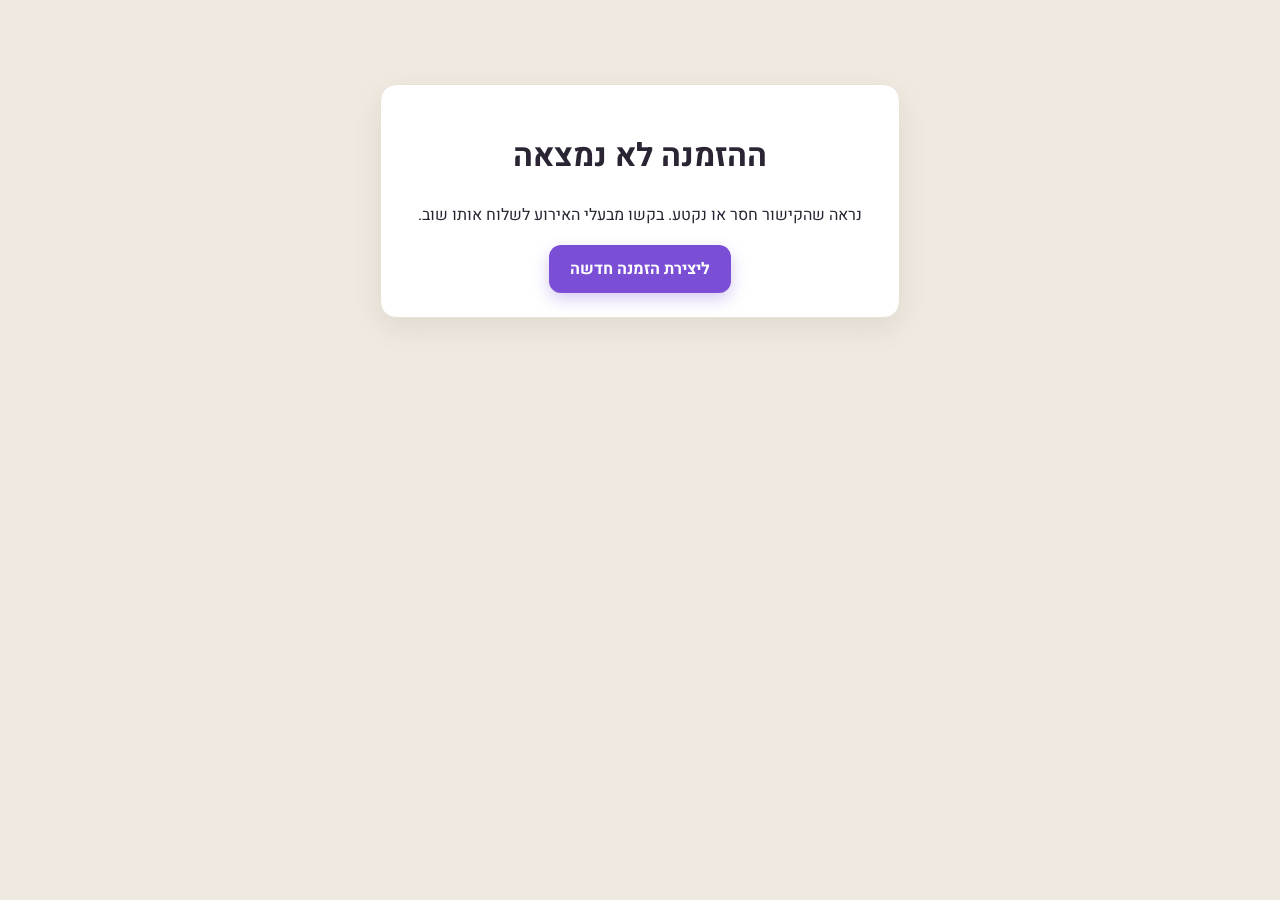
<file: invitations/invite.html>
<!DOCTYPE html>
<html lang="he" dir="rtl">
<head>
  <meta charset="UTF-8">
  <meta name="viewport" content="width=device-width, initial-scale=1.0, viewport-fit=cover">
  <title>הזמנה לאירוע</title>
  <meta name="description" content="הוזמנתם לאירוע – פתחו את ההזמנה לפרטים ולאישור הגעה.">
  <link rel="preconnect" href="https://fonts.googleapis.com">
  <link rel="preconnect" href="https://fonts.gstatic.com" crossorigin>
  <link href="https://fonts.googleapis.com/css2?family=Amatic+SC:wght@700&family=Frank+Ruhl+Libre:wght@500;700;900&family=Heebo:wght@400;500;700;800;900&display=swap" rel="stylesheet">
  <link rel="stylesheet" href="app.css">
</head>
<body class="guest-page">

  <!-- מעטפה – נפתחת בלחיצה -->
  <div class="envelope-screen" id="envelope">
    <button type="button" class="envelope" id="open-envelope" aria-label="פתיחת ההזמנה">
      <span class="env-flap" aria-hidden="true"></span>
      <span class="env-seal" aria-hidden="true">✉</span>
      <span class="env-to" id="env-to">הוזמנתם!</span>
      <span class="env-hint">לחצו לפתיחת ההזמנה</span>
    </button>
  </div>

  <main class="guest-main" id="guest-main" hidden>
    <div id="card" class="invite-card"></div>

    <section class="countdown" id="countdown" aria-label="ספירה לאחור"></section>

    <section class="guest-actions">
      <a class="action" id="nav-waze" target="_blank" rel="noopener"><span aria-hidden="true">🚗</span>ניווט בוויז</a>
      <a class="action" id="nav-maps" target="_blank" rel="noopener"><span aria-hidden="true">📍</span>גוגל מפות</a>
      <a class="action" id="cal-google" target="_blank" rel="noopener"><span aria-hidden="true">📅</span>גוגל יומן</a>
      <button type="button" class="action" id="cal-ics"><span aria-hidden="true">🗓️</span>הוספה ליומן</button>
    </section>

    <section class="rsvp panel" id="rsvp">
      <h2>אישור הגעה</h2>
      <form id="rsvp-form">
        <div class="field">
          <label for="r-name">שם</label>
          <input id="r-name" name="name" required>
        </div>
        <div class="rsvp-choice" role="radiogroup" aria-label="האם תגיעו?">
          <label><input type="radio" name="answer" value="yes" checked><span>✔ מגיעים</span></label>
          <label><input type="radio" name="answer" value="maybe"><span>🤔 עדיין לא בטוחים</span></label>
          <label><input type="radio" name="answer" value="no"><span>✖ לא נוכל להגיע</span></label>
        </div>
        <div class="field" id="count-field">
          <label for="r-count">כמה תגיעו?</label>
          <div class="stepper">
            <button type="button" data-step="-1" aria-label="פחות">−</button>
            <input id="r-count" name="count" type="number" min="1" max="20" value="2">
            <button type="button" data-step="1" aria-label="יותר">+</button>
          </div>
        </div>
        <div class="field">
          <label for="r-note">ברכה / הערה <small>(לא חובה)</small></label>
          <textarea id="r-note" name="note" rows="2" placeholder="לדוגמה: מזל טוב! / מנה צמחונית"></textarea>
        </div>
        <button type="submit" class="btn btn-whatsapp btn-block">שליחת אישור בוואטסאפ</button>
      </form>
    </section>

    <p class="made-with"><a href="index.html">רוצים הזמנה כזו לאירוע שלכם? צרו בחינם ←</a></p>
  </main>

  <button type="button" class="sound-toggle" id="sound-toggle" hidden aria-label="השתקת המנגינה">🔊</button>

  <main class="guest-main" id="invalid" hidden>
    <div class="panel invalid">
      <h1>ההזמנה לא נמצאה</h1>
      <p>נראה שהקישור חסר או נקטע. בקשו מבעלי האירוע לשלוח אותו שוב.</p>
      <a href="index.html" class="btn btn-primary">ליצירת הזמנה חדשה</a>
    </div>
  </main>

  <script src="common.js"></script>
  <script src="designs.js"></script>
  <script src="music.js"></script>
  <script src="invite.js"></script>
</body>
</html>
</file>
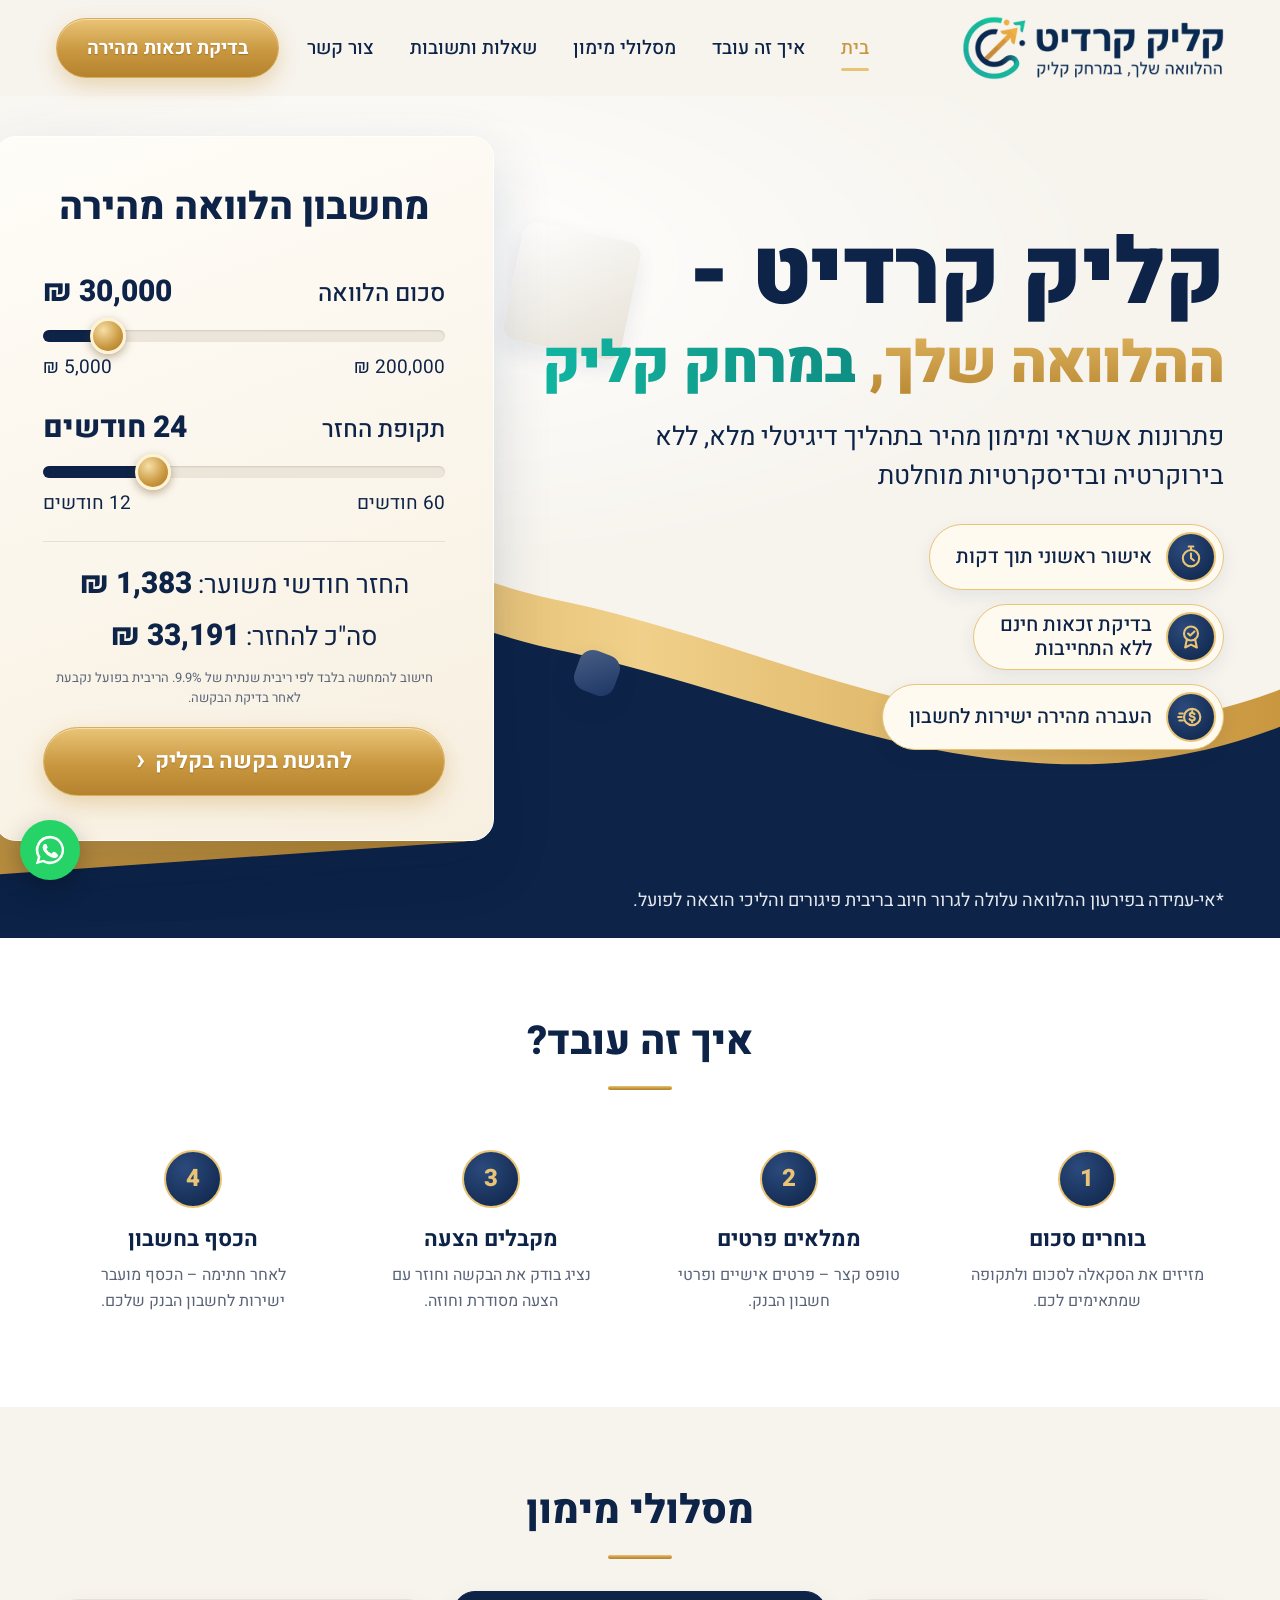
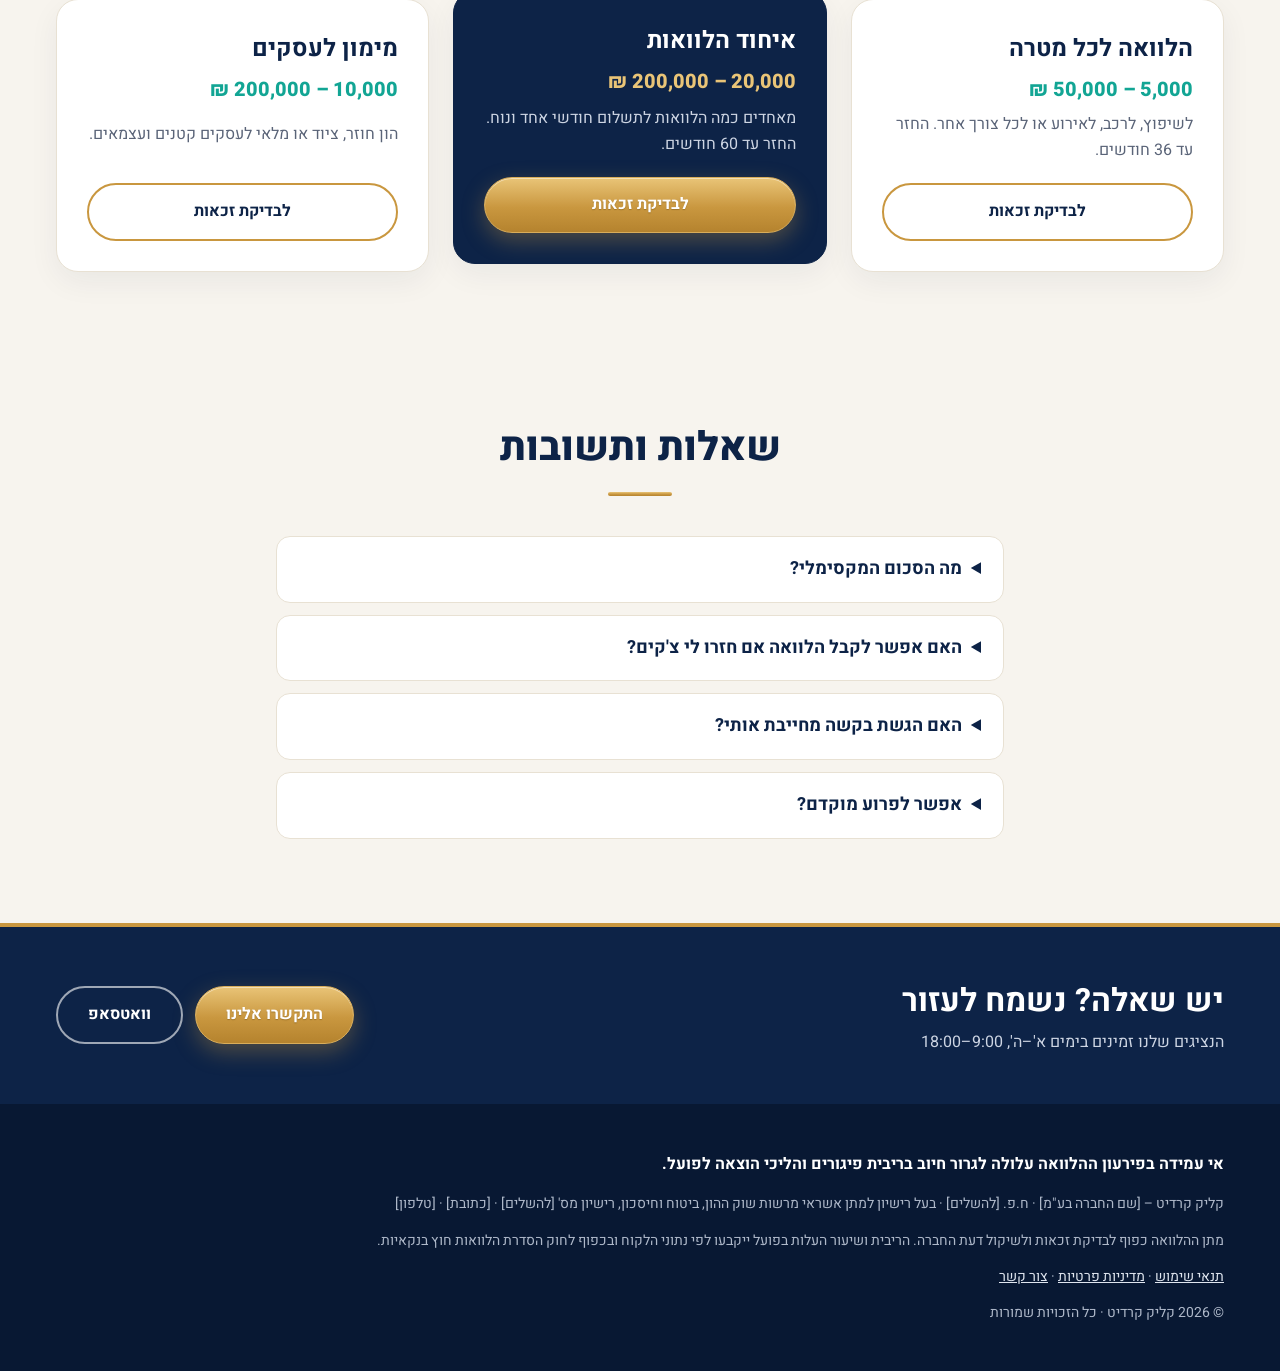
<file: loans/click-credit.html>
<!doctype html>
<html lang="he" dir="rtl">
<head>
  <meta charset="utf-8">
  <meta name="viewport" content="width=device-width, initial-scale=1">
  <title>קליק קרדיט | ההלוואה שלך, במרחק קליק</title>
  <meta name="description" content="קליק קרדיט – פתרונות אשראי ומימון מהיר בתהליך דיגיטלי מלא. בדיקת זכאות חינם וללא התחייבות.">
  <link rel="icon" type="image/png" href="[data-uri]">
  <link rel="preconnect" href="https://fonts.googleapis.com">
  <link href="https://fonts.googleapis.com/css2?family=Heebo:wght@400;500;700;800;900&display=swap" rel="stylesheet">
  <style>
:root {
  --navy: #0d2347;
  --navy-2: #1b3563;
  --gold: #c9973f;
  --gold-2: #e9c477;
  --gold-3: #f6dfa6;
  --teal: #12a594;
  --ink: #0d2347;
  --muted: #5a6478;
  --cream: #f7f4ee;
  --card: #fffdf9;
  --line: #e8e1d3;
  --error: #c0392b;
  --radius: 22px;
  --gold-grad: linear-gradient(180deg, #e9c477 0%, #c9973f 55%, #b5832e 100%);
}
* { box-sizing: border-box; }
html { scroll-behavior: smooth; }
body { margin: 0; font-family: "Heebo", Arial, sans-serif; color: var(--ink); background: var(--cream); line-height: 1.6; overflow-x: hidden; }
a { color: var(--navy); }
.wrap { max-width: 1200px; margin: 0 auto; padding: 0 16px; }
.narrow { max-width: 760px; }
[hidden] { display: none !important; }

/* ===== buttons ===== */
.btn { display: inline-flex; align-items: center; justify-content: center; gap: 10px; border: 0; cursor: pointer; font: inherit; font-weight: 700;
  padding: 14px 30px; border-radius: 999px; text-decoration: none; transition: transform .15s, box-shadow .2s, filter .2s; background: var(--navy); color: #fff; }
.btn:active { transform: scale(.98); }
.btn-gold { background: var(--gold-grad); color: #fff; text-shadow: 0 1px 1px rgba(90,60,10,.35);
  box-shadow: 0 8px 22px rgba(201,151,63,.35), inset 0 1px 0 rgba(255,255,255,.45); border: 1px solid #d9ad5a; }
.btn-gold:hover { filter: brightness(1.06); box-shadow: 0 10px 28px rgba(201,151,63,.45), inset 0 1px 0 rgba(255,255,255,.45); }
.btn-ghost { background: transparent; color: var(--navy); border: 2px solid var(--gold); }
.btn-ghost:hover { background: #fbf3e2; }
.btn-outline-light { background: transparent; color: #fff; border: 2px solid rgba(255,255,255,.6); }
.btn-outline-light:hover { background: rgba(255,255,255,.1); }
.btn-block { width: 100%; font-size: 22px; padding: 16px; }
.chev { font-size: 30px; line-height: 0; margin-top: -4px; }
.btn-row { display: flex; justify-content: space-between; gap: 12px; margin-top: 8px; }

/* ===== top bar ===== */
.topbar { background: rgba(247,244,238,.92); backdrop-filter: blur(8px); position: sticky; top: 0; z-index: 20; }
.topbar-inner { display: flex; align-items: center; gap: 28px; height: 96px; }
.logo { display: flex; align-items: center; gap: 10px; text-decoration: none; flex-shrink: 0; }
.logo img { display: block; height: 64px; width: auto; }
.logo-text { display: flex; flex-direction: column; line-height: 1.1; }
.logo-text b { font-size: 30px; font-weight: 900; color: var(--navy); letter-spacing: -.5px; }
.logo-text small { font-size: 14px; color: var(--navy-2); }
.nav { display: flex; gap: 36px; margin-inline-start: auto; }
.nav a { text-decoration: none; color: var(--navy); font-size: 19px; font-weight: 500; position: relative; padding: 6px 0; }
.nav a.active { color: var(--gold); }
.nav a.active::after, .nav a:hover::after { content: ""; position: absolute; right: 0; left: 0; bottom: -2px; height: 3px; border-radius: 3px; background: var(--gold-2); }
.btn-nav { font-size: 19px; padding: 14px 30px; }
.menu-btn { display: none; background: none; border: 0; padding: 8px; cursor: pointer; margin-inline-start: auto; }
.menu-btn span { display: block; width: 26px; height: 3px; background: var(--navy); border-radius: 2px; margin: 5px 0; }

/* ===== hero ===== */
.hero { position: relative; padding: 40px 0 0; overflow: hidden; background:
  radial-gradient(1200px 500px at 30% 20%, #fff 0%, rgba(255,255,255,0) 60%), var(--cream); }
.hero-bg { position: absolute; inset: 0; pointer-events: none; }
.wave { position: absolute; bottom: 0; right: 0; width: 100%; height: 62%; }
.cube { position: absolute; border-radius: 14px; background: linear-gradient(145deg, #fff, #ddd6c8); box-shadow: 0 10px 24px rgba(13,35,71,.12); transform: rotate(12deg); }
.c1 { width: 120px; height: 120px; top: 16%; left: 40%; opacity: .7; }
.c2 { width: 40px; height: 40px; top: 46%; left: 4%; opacity: .8; }
.c3 { width: 42px; height: 42px; top: 66%; left: 45%; background: linear-gradient(145deg, #4a5f86, #1b3563); transform: rotate(20deg); }
.c4 { width: 22px; height: 22px; bottom: 14%; left: 7%; background: linear-gradient(145deg, #e9c477, #b5832e); border-radius: 6px; }
.dot { position: absolute; border-radius: 50%; background: radial-gradient(circle at 35% 35%, #f6dfa6, #c9973f); }
.d1 { width: 24px; height: 24px; top: 8%; left: 34%; }
.d2 { width: 12px; height: 12px; top: 30%; left: 8%; opacity: .7; }

.hero-grid { position: relative; display: grid; grid-template-columns: 1fr 500px; gap: 48px; align-items: center; padding-bottom: 40px; }
.hero h1 { margin: 0 0 24px; font-size: 92px; font-weight: 900; line-height: 1.05; color: var(--navy); letter-spacing: -1.5px; }
.hero h1 .sub { display: block; white-space: nowrap; font-size: 58px; margin-top: 10px; letter-spacing: -1px; }
.gold { background: linear-gradient(180deg, #e2b863, #b5832e); -webkit-background-clip: text; background-clip: text; color: transparent; }
.teal { background: linear-gradient(90deg, #0fb5a1, #12a594 40%, #0f8f84); -webkit-background-clip: text; background-clip: text; color: transparent; }
.lead { font-size: 26px; line-height: 1.5; color: var(--navy); margin: 0 0 28px; max-width: 640px; }
.pills { list-style: none; padding: 0; margin: 0; display: flex; flex-direction: column; align-items: flex-start; gap: 14px; }
.pills li { display: flex; align-items: center; gap: 14px; background: #fffaf0; border: 1.5px solid var(--gold-2); border-radius: 999px;
  padding: 7px 7px 7px 26px; font-size: 20px; font-weight: 500; line-height: 1.2; box-shadow: 0 6px 18px rgba(13,35,71,.08); }
.ico { width: 50px; height: 50px; border-radius: 50%; flex-shrink: 0; display: grid; place-items: center;
  background: radial-gradient(circle at 35% 30%, #2b4a7c, var(--navy)); border: 2px solid var(--gold-2); }
.ico svg { width: 28px; height: 28px; fill: none; stroke: var(--gold-2); stroke-width: 1.8; stroke-linecap: round; stroke-linejoin: round; }
.hero-warning { position: relative; color: #e6e9f0; font-size: 18px; margin: 0 auto; padding-top: 6px; padding-bottom: 22px; }

/* calculator */
.calc-wrap { position: relative; }
.calc-wrap::before { content: ""; position: absolute; inset: 70px 30px -18px -46px; border-radius: var(--radius); transform: rotate(-4deg);
  background: linear-gradient(160deg, #e9c477, #b5832e); z-index: 0; box-shadow: 0 20px 40px rgba(13,35,71,.18); }
.card { position: relative; z-index: 1; background: var(--card); border-radius: var(--radius); padding: 32px; box-shadow: 0 24px 60px rgba(13,35,71,.16); border: 1px solid #fff; }
.calc-card { background: linear-gradient(160deg, #fffdf8 0%, #f7efe0 100%); padding: 40px 48px 44px; }
.calc-card h2 { text-align: center; font-size: 38px; font-weight: 800; margin: 0 0 30px; }
.slider-head { display: flex; justify-content: space-between; align-items: baseline; }
.slider-head label { font-size: 24px; font-weight: 500; }
.slider-head output { font-size: 30px; font-weight: 800; }

input[type=range] { -webkit-appearance: none; appearance: none; width: 100%; height: 12px; border-radius: 999px; outline: none; margin: 14px 0 10px;
  background: linear-gradient(to right, var(--navy) var(--fill, 50%), #ece6da var(--fill, 50%)); box-shadow: inset 0 1px 2px rgba(0,0,0,.12); }
input[type=range]::-webkit-slider-thumb { -webkit-appearance: none; width: 36px; height: 36px; border-radius: 50%; cursor: grab;
  background: radial-gradient(circle at 35% 30%, #f6dfa6, #c9973f 60%, #a7762a); border: 3px solid #fff3d6; box-shadow: 0 3px 10px rgba(90,60,10,.4); }
input[type=range]::-moz-range-thumb { width: 30px; height: 30px; border-radius: 50%; cursor: grab;
  background: radial-gradient(circle at 35% 30%, #f6dfa6, #c9973f 60%, #a7762a); border: 3px solid #fff3d6; box-shadow: 0 3px 10px rgba(90,60,10,.4); }
input[type=range]:focus-visible::-webkit-slider-thumb { outline: 3px solid var(--teal); }
.range-labels { display: flex; flex-direction: row-reverse; justify-content: space-between; font-size: 19px; color: var(--navy); margin-bottom: 22px; }

.summary { border-top: 1px solid var(--line); padding-top: 18px; text-align: center; }
.summary p { margin: 0 0 4px; font-size: 26px; }
.summary strong { font-weight: 800; font-size: 30px; }
.fine { font-size: 13px; color: var(--muted); margin: 8px 0 18px; text-align: center; }

/* ===== application ===== */
.apply { padding: 56px 0; }
.steps-bar { display: flex; gap: 8px; margin-bottom: 18px; }
.step-dot { flex: 1; text-align: center; font-size: 15px; padding: 8px 4px; border-bottom: 4px solid var(--line); color: var(--muted); }
.step-dot.active, .step-dot.done { border-color: var(--gold); color: var(--navy); font-weight: 700; }
.chosen { background: #fbf3e2; border: 1px solid var(--gold-3); padding: 10px 14px; border-radius: 12px; margin: 0 0 22px; }
fieldset { border: 0; padding: 0; margin: 0; }
.row { display: grid; grid-template-columns: 1fr 1fr; gap: 16px; }
.field { margin-bottom: 16px; }
.field label, .q { display: block; font-weight: 500; margin-bottom: 6px; }
input:not([type=range]):not([type=radio]):not([type=checkbox]), select {
  width: 100%; font: inherit; padding: 12px 14px; border: 1.5px solid var(--line); border-radius: 12px; background: #fff; color: var(--ink); }
input:focus, select:focus { outline: none; border-color: var(--gold); box-shadow: 0 0 0 3px rgba(201,151,63,.2); }
.invalid { border-color: var(--error) !important; }
.toggle { display: flex; gap: 12px; }
.toggle label { flex: 1; border: 1.5px solid var(--line); border-radius: 12px; padding: 12px; text-align: center; cursor: pointer; font-weight: 500; margin: 0; background: #fff; }
.toggle label:has(input:checked) { border-color: var(--gold); background: #fbf3e2; }
.toggle.invalid label { border-color: var(--error); }
.consent { display: flex; gap: 10px; align-items: flex-start; font-size: 14px; margin-bottom: 14px; }
.consent input { margin-top: 5px; width: 18px; height: 18px; flex-shrink: 0; accent-color: var(--navy); }
.review { background: var(--cream); border-radius: 14px; padding: 14px 18px; margin-bottom: 18px; font-size: 15px; }
.review div { display: flex; justify-content: space-between; gap: 12px; padding: 4px 0; border-bottom: 1px dashed var(--line); }
.review div:last-child { border: 0; }
.review span { color: var(--muted); }
.error { color: var(--error); font-weight: 500; min-height: 1.6em; margin: 8px 0 0; }
.done { text-align: center; padding: 24px 0; }
.done-icon { width: 76px; height: 76px; border-radius: 50%; background: var(--gold-grad); color: #fff; font-size: 40px; display: grid; place-items: center; margin: 0 auto 12px; }

/* ===== sections ===== */
.how, .tracks, .faq { padding: 72px 0; }
.how { background: #fff; }
.section-title { text-align: center; font-size: 40px; font-weight: 800; margin: 0 0 40px; }
.section-title::after { content: ""; display: block; width: 64px; height: 4px; border-radius: 4px; background: var(--gold-grad); margin: 12px auto 0; }
.how-grid { display: grid; grid-template-columns: repeat(4, 1fr); gap: 24px; }
.how-item { text-align: center; padding: 20px; }
.how-item span { display: grid; place-items: center; width: 58px; height: 58px; margin: 0 auto 14px; border-radius: 50%; color: var(--gold-2);
  background: radial-gradient(circle at 35% 30%, #2b4a7c, var(--navy)); border: 2px solid var(--gold-2); font-weight: 800; font-size: 24px; }
.how-item h3 { margin: 0 0 6px; font-size: 22px; }
.how-item p { margin: 0; color: var(--muted); }

.tracks-grid { display: grid; grid-template-columns: repeat(3, 1fr); gap: 24px; }
.track { background: #fff; border: 1px solid var(--line); border-radius: var(--radius); padding: 30px; display: flex; flex-direction: column; gap: 6px; box-shadow: 0 10px 30px rgba(13,35,71,.06); }
.track h3 { margin: 0; font-size: 24px; }
.track .range { margin: 0; font-weight: 800; font-size: 20px; color: var(--teal); }
.track p { margin: 0 0 14px; color: var(--muted); flex: 1; }
.track.featured { background: var(--navy); color: #fff; border-color: var(--navy); transform: translateY(-8px); }
.track.featured p { color: #cdd5e3; }
.track.featured .range { color: var(--gold-2); }

details { background: #fff; border-radius: 14px; padding: 18px 22px; margin-bottom: 12px; border: 1px solid var(--line); }
summary { font-weight: 700; cursor: pointer; font-size: 18px; }
details[open] summary { color: var(--gold); }
details p { margin: 10px 0 0; color: var(--muted); }

.contact { background: var(--navy); color: #fff; padding: 48px 0; border-top: 4px solid var(--gold); }
.contact-inner { display: flex; justify-content: space-between; align-items: center; gap: 24px; flex-wrap: wrap; }
.contact h2 { margin: 0; font-size: 32px; }
.contact p { margin: 4px 0 0; color: #cdd5e3; }
.contact-btns { display: flex; gap: 12px; flex-wrap: wrap; }

.footer { background: #081833; color: #aeb8c9; font-size: 14px; padding: 32px 0; }
.footer .warning { color: #fff; font-weight: 700; font-size: 16px; }

/* ===== responsive ===== */
@media (max-width: 1150px) {
  .nav { gap: 22px; }
  .nav a, .btn-nav { font-size: 17px; }
  .hero h1 { font-size: 72px; }
  .hero h1 .sub { font-size: 44px; }
  .hero-grid { grid-template-columns: 1fr 460px; gap: 40px; }
  .calc-card { padding: 32px; }
}
@media (max-width: 960px) {
  .topbar-inner { height: 76px; gap: 12px; }
  .menu-btn { display: block; }
  .btn-nav { display: none; }
  .nav { display: none; position: absolute; top: 76px; right: 0; left: 0; flex-direction: column; gap: 0; background: var(--cream); padding: 8px 16px 16px; box-shadow: 0 12px 24px rgba(13,35,71,.12); }
  .nav.open { display: flex; }
  .nav a { padding: 12px 0; border-bottom: 1px solid var(--line); }
  .nav a::after { display: none; }
  .hero-grid { grid-template-columns: 1fr; gap: 48px; }
  .wave { height: 45%; }
  .calc-wrap { max-width: 540px; width: 100%; margin: 0 auto; }
  .how-grid { grid-template-columns: 1fr 1fr; }
  .tracks-grid { grid-template-columns: 1fr; }
  .track.featured { transform: none; }
  .c1 { display: none; }
}
@media (max-width: 560px) {
  .logo img { height: 46px; }
  .dot, .cube { display: none; }
  .logo-text b { font-size: 24px; }
  .logo-text small { font-size: 12px; }
  .hero { padding-top: 24px; }
  .hero h1 { font-size: 46px; }
  .hero h1 .sub { font-size: 30px; white-space: normal; }
  .lead { font-size: 19px; }
  .pills li { font-size: 16px; }
  .ico { width: 42px; height: 42px; }
  .calc-wrap::before { inset: 50px 10px -12px -10px; }
  .calc-card { padding: 26px 20px 28px; }
  .calc-card h2 { font-size: 27px; margin-bottom: 20px; }
  .slider-head label { font-size: 18px; }
  .slider-head output { font-size: 22px; }
  .range-labels { font-size: 15px; }
  .summary p { font-size: 18px; }
  .summary strong { font-size: 22px; }
  .btn-block { font-size: 19px; }
  .hero-warning { font-size: 14px; }
  .card { padding: 22px; }
  .row { grid-template-columns: 1fr; gap: 0; }
  .how-grid { grid-template-columns: 1fr; }
  .section-title { font-size: 30px; }
  .step-dot { font-size: 12px; }
}

/* ===== שיפורים ===== */
section[id] { scroll-margin-top: 96px; }
.topbar { transition: box-shadow .25s; }
.topbar.scrolled { box-shadow: 0 6px 24px rgba(13,35,71,.1); }
:focus-visible { outline: 3px solid var(--teal); outline-offset: 2px; }
.reveal { opacity: 0; transform: translateY(24px); transition: opacity .6s ease, transform .6s ease; }
.reveal.in { opacity: 1; transform: none; }
.track.featured.reveal.in { transform: translateY(-8px); }
.how-item:nth-child(2), .track:nth-child(2) { transition-delay: .1s; }
.how-item:nth-child(3), .track:nth-child(3) { transition-delay: .2s; }
.how-item:nth-child(4) { transition-delay: .3s; }
.btn-gold:hover, .track .btn:hover { transform: translateY(-2px); }
.track { transition: box-shadow .25s, transform .25s; }
.track:hover { box-shadow: 0 18px 40px rgba(13,35,71,.12); }
.apply .card { animation: pop .45s ease; }
@keyframes pop { from { opacity: 0; transform: translateY(16px); } to { opacity: 1; transform: none; } }
.step:not([hidden]) { animation: fade .3s ease; }
@keyframes fade { from { opacity: 0; } to { opacity: 1; } }
.footer-links a { color: #dfe5ef; }
.modal { border: 0; border-radius: var(--radius); padding: 32px; max-width: 560px; width: calc(100% - 32px); color: var(--ink); box-shadow: 0 30px 80px rgba(0,0,0,.3); }
.modal::backdrop { background: rgba(8,24,51,.55); backdrop-filter: blur(3px); }
.modal h3 { margin: 0 0 12px; font-size: 26px; }
.modal-close { position: absolute; top: 12px; left: 14px; border: 0; background: none; font-size: 30px; line-height: 1; cursor: pointer; color: var(--muted); }
.wa-float { position: fixed; bottom: 20px; left: 20px; z-index: 30; width: 60px; height: 60px; border-radius: 50%; background: #25d366; display: grid; place-items: center;
  box-shadow: 0 8px 24px rgba(0,0,0,.25); transition: transform .2s; }
.wa-float:hover { transform: scale(1.08); }
.wa-float svg { width: 34px; height: 34px; fill: #fff; }
@media (max-width: 960px) { section[id] { scroll-margin-top: 76px; } }
@media (max-width: 560px) { .wa-float { width: 52px; height: 52px; bottom: 14px; left: 14px; } }
@media (prefers-reduced-motion: reduce) {
  *, *::before, *::after { animation: none !important; transition: none !important; scroll-behavior: auto !important; }
  .reveal { opacity: 1; transform: none; }
}

@media (max-width: 960px) { .logo img { height: 54px; } }
@media (max-width: 560px) { .logo img { height: 44px; } }

</style>
</head>
<body>

<header class="topbar">
  <div class="wrap topbar-inner">
    <a href="#top" class="logo"><img src="[data-uri]" alt="קליק קרדיט – ההלוואה שלך, במרחק קליק" width="654" height="160"></a>
    <nav class="nav" id="nav">
      <a href="#top" class="active">בית</a>
      <a href="#how">איך זה עובד</a>
      <a href="#tracks">מסלולי מימון</a>
      <a href="#faq">שאלות ותשובות</a>
      <a href="#contact">צור קשר</a>
    </nav>
    <a href="#calc" class="btn btn-gold btn-nav">בדיקת זכאות מהירה</a>
    <button class="menu-btn" id="menuBtn" aria-label="תפריט" aria-expanded="false"><span></span><span></span><span></span></button>
  </div>
</header>

<section class="hero" id="top">
  <div class="hero-bg" aria-hidden="true">
    <svg class="wave" viewBox="0 0 1440 420" preserveAspectRatio="none">
      <defs><linearGradient id="gw" x1="0" x2="1"><stop offset="0" stop-color="#c9973f"/><stop offset=".5" stop-color="#f0d08a"/><stop offset="1" stop-color="#c9973f"/></linearGradient></defs>
      <path d="M0 40 C 260 10, 420 120, 640 150 C 900 190, 1150 300, 1440 220 L1440 420 L0 420 Z" fill="url(#gw)"/>
      <path d="M0 80 C 260 50, 420 160, 640 190 C 900 230, 1150 330, 1440 250 L1440 420 L0 420 Z" fill="#0d2347"/>
    </svg>
    <i class="cube c1"></i><i class="cube c2"></i><i class="cube c3"></i><i class="cube c4"></i><i class="dot d1"></i><i class="dot d2"></i>
  </div>

  <div class="wrap hero-grid">
    <div class="hero-text">
      <h1>קליק קרדיט -<span class="sub"><span class="gold">ההלוואה שלך,</span> <span class="teal">במרחק קליק</span></span></h1>
      <p class="lead">פתרונות אשראי ומימון מהיר בתהליך דיגיטלי מלא, ללא בירוקרטיה ובדיסקרטיות מוחלטת</p>
      <ul class="pills">
        <li><span class="ico">
          <svg viewBox="0 0 24 24"><circle cx="12" cy="13" r="7"/><path d="M12 9v4l2.5 2M10 3h4M12 3v3"/></svg></span>אישור ראשוני תוך דקות</li>
        <li><span class="ico">
          <svg viewBox="0 0 24 24"><circle cx="12" cy="9" r="6"/><path d="M9.5 9l1.8 1.8L15 7.2M8.5 14l-1.5 7 5-2.5 5 2.5-1.5-7"/></svg></span>בדיקת זכאות חינם<br>ללא התחייבות</li>
        <li><span class="ico">
          <svg viewBox="0 0 24 24"><circle cx="13" cy="12" r="7"/><path d="M15 9.5c-.5-.8-1.3-1-2-1-1.2 0-2 .6-2 1.5 0 2.2 4.2 1 4.2 3.3 0 1-.9 1.7-2.2 1.7-.9 0-1.7-.4-2.2-1.1M13 7v1.5M13 15v1.5M2 9h3M1 12h3M2 15h3"/></svg></span>העברה מהירה ישירות לחשבון</li>
      </ul>
    </div>

    <div class="calc-wrap" id="calc">
      <div class="card calc-card">
        <h2>מחשבון הלוואה מהירה</h2>

        <div class="slider-head"><label for="amount">סכום הלוואה</label><output id="amountOut">30,000 ₪</output></div>
        <input type="range" id="amount" min="5000" max="200000" step="1000" value="30000" dir="ltr">
        <div class="range-labels"><span>5,000 ₪</span><span>200,000 ₪</span></div>

        <div class="slider-head"><label for="months">תקופת החזר</label><output id="monthsOut">24 חודשים</output></div>
        <input type="range" id="months" min="12" max="60" step="6" value="24" dir="ltr">
        <div class="range-labels"><span>12 חודשים</span><span>60 חודשים</span></div>

        <div class="summary">
          <p>החזר חודשי משוער: <strong id="monthlyOut">—</strong></p>
          <p>סה"כ להחזר: <strong id="totalOut">—</strong></p>
        </div>
        <p class="fine">חישוב להמחשה בלבד לפי ריבית שנתית של <span id="rateOut"></span>%. הריבית בפועל נקבעת לאחר בדיקת הבקשה.</p>

        <button class="btn btn-gold btn-block" id="startBtn">להגשת בקשה בקליק <span class="chev">‹</span></button>
      </div>
    </div>
  </div>
  <p class="wrap hero-warning">*אי-עמידה בפירעון ההלוואה עלולה לגרור חיוב בריבית פיגורים והליכי הוצאה לפועל.</p>
</section>

<section class="apply" id="apply" hidden>
  <div class="wrap narrow">
    <div class="card">
      <div class="steps-bar">
        <span class="step-dot active" data-step="1">1. פרטים אישיים</span>
        <span class="step-dot" data-step="2">2. פרטים פיננסיים</span>
        <span class="step-dot" data-step="3">3. אישור</span>
      </div>

      <p class="chosen">בקשה ל-<b id="chosenAmount"></b> ₪ ל-<b id="chosenMonths"></b> חודשים · <a href="#calc">שינוי</a></p>

      <form id="loanForm" novalidate>
        <!-- שלב 1 -->
        <fieldset class="step" data-step="1">
          <div class="row">
            <div class="field"><label for="firstName">שם פרטי</label><input id="firstName" name="firstName" required autocomplete="given-name"></div>
            <div class="field"><label for="lastName">שם משפחה</label><input id="lastName" name="lastName" required autocomplete="family-name"></div>
          </div>
          <div class="row">
            <div class="field"><label for="idNumber">תעודת זהות (9 ספרות)</label><input id="idNumber" name="idNumber" inputmode="numeric" maxlength="9" placeholder="כולל ספרת ביקורת" required autocomplete="off"></div>
            <div class="field"><label for="phone">טלפון נייד</label><input id="phone" name="phone" type="tel" inputmode="tel" required autocomplete="tel" placeholder="05X-XXXXXXX"></div>
          </div>
          <div class="field"><label for="email">אימייל</label><input id="email" name="email" type="email" required autocomplete="email"></div>
          <div class="row">
            <div class="field"><label for="city">עיר</label><input id="city" name="city" required autocomplete="address-level2"></div>
            <div class="field"><label for="street">רחוב ומספר בית</label><input id="street" name="street" required autocomplete="street-address"></div>
          </div>
          <button type="button" class="btn btn-block next">המשך ←</button>
        </fieldset>

        <!-- שלב 2 -->
        <fieldset class="step" data-step="2" hidden>
          <div class="field">
            <label for="bank">באיזה בנק החשבון שלכם?</label>
            <select id="bank" name="bank" required>
              <option value="">בחרו בנק</option>
              <option>בנק הפועלים (12)</option>
              <option>בנק לאומי (10)</option>
              <option>בנק דיסקונט (11)</option>
              <option>בנק מזרחי טפחות (20)</option>
              <option>הבנק הבינלאומי (31)</option>
              <option>בנק מרכנתיל (17)</option>
              <option>בנק ירושלים (54)</option>
              <option>בנק מסד (46)</option>
              <option>בנק יהב (04)</option>
              <option>בנק הדואר (09)</option>
              <option>וואן זירו (18)</option>
              <option>אחר</option>
            </select>
          </div>
          <div class="field">
            <label for="employment">מצב תעסוקתי</label>
            <select id="employment" name="employment" required>
              <option value="">בחרו</option>
              <option>שכיר/ה</option>
              <option>עצמאי/ת</option>
              <option>פנסיונר/ית</option>
              <option>אחר</option>
            </select>
          </div>
          <div class="field">
            <label for="income">הכנסה חודשית נטו (₪)</label>
            <input id="income" name="income" inputmode="numeric" required placeholder="לדוגמה 9,000">
          </div>

          <div class="field">
            <span class="q">האם חזרו לכם צ'קים ב-3 השנים האחרונות?</span>
            <div class="toggle">
              <label><input type="radio" name="bouncedChecks" value="לא" required> לא</label>
              <label><input type="radio" name="bouncedChecks" value="כן"> כן</label>
            </div>
          </div>
          <div class="field" id="bouncedMore" hidden>
            <label for="bouncedCount">בערך כמה צ'קים?</label>
            <select id="bouncedCount" name="bouncedCount">
              <option>1–2</option><option>3–9</option><option>10 ומעלה</option>
            </select>
          </div>
          <div class="field">
            <span class="q">האם החשבון מוגבל כיום?</span>
            <div class="toggle">
              <label><input type="radio" name="restricted" value="לא" required> לא</label>
              <label><input type="radio" name="restricted" value="כן"> כן</label>
            </div>
          </div>

          <div class="btn-row">
            <button type="button" class="btn btn-ghost prev">→ חזרה</button>
            <button type="button" class="btn next">המשך ←</button>
          </div>
        </fieldset>

        <!-- שלב 3 -->
        <fieldset class="step" data-step="3" hidden>
          <h3>כמעט סיימנו</h3>
          <div class="review" id="review"></div>
          <label class="consent"><input type="checkbox" id="consent1" required> <span>אני מאשר/ת שהפרטים נכונים ומסכים/ה שתיבדק זכאותי, כולל פנייה למאגר נתוני האשראי של בנק ישראל בכפוף לחוק נתוני אשראי.</span></label>
          <label class="consent"><input type="checkbox" id="consent2" required> <span>קראתי ואני מסכים/ה ל<a href="#" data-modal="termsModal">תנאי השימוש</a> ול<a href="#" data-modal="privacyModal">מדיניות הפרטיות</a>.</span></label>
          <div class="btn-row">
            <button type="button" class="btn btn-ghost prev">→ חזרה</button>
            <button type="submit" class="btn">שליחת הבקשה</button>
          </div>
        </fieldset>

        <p class="error" id="formError" role="alert"></p>
      </form>

      <div class="done" id="done" hidden>
        <div class="done-icon">✓</div>
        <h3>הבקשה התקבלה!</h3>
        <p>נציג יחזור אליכם בהקדם עם הצעה. מספר פנייה: <b id="refNo"></b></p>
      </div>
    </div>
  </div>
</section>

<section class="how" id="how">
  <div class="wrap">
    <h2 class="section-title">איך זה עובד?</h2>
    <div class="how-grid">
      <div class="how-item reveal"><span>1</span><h3>בוחרים סכום</h3><p>מזיזים את הסקאלה לסכום ולתקופה שמתאימים לכם.</p></div>
      <div class="how-item reveal"><span>2</span><h3>ממלאים פרטים</h3><p>טופס קצר – פרטים אישיים ופרטי חשבון הבנק.</p></div>
      <div class="how-item reveal"><span>3</span><h3>מקבלים הצעה</h3><p>נציג בודק את הבקשה וחוזר עם הצעה מסודרת וחוזה.</p></div>
      <div class="how-item reveal"><span>4</span><h3>הכסף בחשבון</h3><p>לאחר חתימה – הכסף מועבר ישירות לחשבון הבנק שלכם.</p></div>
    </div>
  </div>
</section>

<section class="tracks" id="tracks">
  <div class="wrap">
    <h2 class="section-title">מסלולי מימון</h2>
    <div class="tracks-grid">
      <div class="track reveal"><h3>הלוואה לכל מטרה</h3><p class="range">5,000 – 50,000 ₪</p><p>לשיפוץ, לרכב, לאירוע או לכל צורך אחר. החזר עד 36 חודשים.</p><a href="#calc" class="btn btn-ghost" data-amount="30000" data-months="24">לבדיקת זכאות</a></div>
      <div class="track featured reveal"><h3>איחוד הלוואות</h3><p class="range">20,000 – 200,000 ₪</p><p>מאחדים כמה הלוואות לתשלום חודשי אחד ונוח. החזר עד 60 חודשים.</p><a href="#calc" class="btn btn-gold" data-amount="100000" data-months="60">לבדיקת זכאות</a></div>
      <div class="track reveal"><h3>מימון לעסקים</h3><p class="range">10,000 – 200,000 ₪</p><p>הון חוזר, ציוד או מלאי לעסקים קטנים ועצמאים.</p><a href="#calc" class="btn btn-ghost" data-amount="80000" data-months="36">לבדיקת זכאות</a></div>
    </div>
  </div>
</section>

<section class="faq" id="faq">
  <div class="wrap narrow">
    <h2 class="section-title">שאלות ותשובות</h2>
    <details class="reveal"><summary>מה הסכום המקסימלי?</summary><p>ניתן לבקש הלוואה מ-5,000 ₪ ועד 200,000 ₪, לתקופה של 12 עד 60 חודשים.</p></details>
    <details class="reveal"><summary>האם אפשר לקבל הלוואה אם חזרו לי צ'קים?</summary><p>כל בקשה נבדקת לגופה. היסטוריה של צ'קים חוזרים לא פוסלת אוטומטית, אבל משפיעה על תנאי ההלוואה.</p></details>
    <details class="reveal"><summary>האם הגשת בקשה מחייבת אותי?</summary><p>לא. הגשת בקשה אינה מחייבת. ההלוואה נכנסת לתוקף רק לאחר חתימה על הסכם.</p></details>
    <details class="reveal"><summary>אפשר לפרוע מוקדם?</summary><p>כן, בכל שלב, בהתאם להוראות החוק ולתנאי ההסכם.</p></details>
  </div>
</section>

<section class="contact" id="contact">
  <div class="wrap contact-inner">
    <div><h2>יש שאלה? נשמח לעזור</h2><p>הנציגים שלנו זמינים בימים א'–ה', 9:00–18:00</p></div>
    <div class="contact-btns"><a href="tel:0500000000" class="btn btn-gold">התקשרו אלינו</a><a href="https://wa.me/972500000000" class="btn btn-outline-light" target="_blank" rel="noopener">וואטסאפ</a></div>
  </div>
</section>

<footer class="footer">
  <div class="wrap">
    <p class="warning">אי עמידה בפירעון ההלוואה עלולה לגרור חיוב בריבית פיגורים והליכי הוצאה לפועל.</p>
    <p>קליק קרדיט – [שם החברה בע"מ] · ח.פ. [להשלים] · בעל רישיון למתן אשראי מרשות שוק ההון, ביטוח וחיסכון, רישיון מס' [להשלים] · [כתובת] · [טלפון]</p>
    <p>מתן ההלוואה כפוף לבדיקת זכאות ולשיקול דעת החברה. הריבית ושיעור העלות בפועל ייקבעו לפי נתוני הלקוח ובכפוף לחוק הסדרת הלוואות חוץ בנקאיות.</p>
    <p class="footer-links"><a href="#" data-modal="termsModal">תנאי שימוש</a> · <a href="#" data-modal="privacyModal">מדיניות פרטיות</a> · <a href="#contact">צור קשר</a></p>
    <p>© <span id="year"></span> קליק קרדיט · כל הזכויות שמורות</p>
  </div>
</footer>

<dialog id="termsModal" class="modal">
  <button class="modal-close" aria-label="סגירה">×</button>
  <h3>תנאי שימוש</h3>
  <p><b>[טיוטה – יש להחליף בנוסח שנכתב על ידי עורך דין]</b></p>
  <p>השימוש באתר כפוף לתנאים אלה. הגשת בקשה באתר אינה מהווה התחייבות של החברה להעמיד הלוואה ואינה מחייבת את הלקוח. ההלוואה תינתן רק לאחר בדיקת זכאות וחתימה על הסכם הלוואה.</p>
  <p>הנתונים במחשבון הם להמחשה בלבד. הריבית ושיעור העלות בפועל ייקבעו לפי נתוני הלקוח, בכפוף לחוק הסדרת הלוואות חוץ בנקאיות.</p>
</dialog>
<dialog id="privacyModal" class="modal">
  <button class="modal-close" aria-label="סגירה">×</button>
  <h3>מדיניות פרטיות</h3>
  <p><b>[טיוטה – יש להחליף בנוסח שנכתב על ידי עורך דין]</b></p>
  <p>הפרטים שנמסרים בטופס (כולל מספר תעודת זהות ופרטי חשבון) ישמשו לבדיקת הבקשה וליצירת קשר בלבד, יישמרו במאגר מאובטח בהתאם לחוק הגנת הפרטיות, ולא יועברו לצד שלישי ללא הסכמה, למעט כנדרש בדין.</p>
  <p>ניתן לבקש לעיין במידע או למחוק אותו בפנייה אלינו.</p>
</dialog>

<a href="https://wa.me/972500000000" class="wa-float" target="_blank" rel="noopener" aria-label="וואטסאפ">
  <svg viewBox="0 0 24 24"><path d="M12 2a10 10 0 0 0-8.6 15.1L2 22l5-1.3A10 10 0 1 0 12 2zm0 18.2a8.2 8.2 0 0 1-4.2-1.2l-.3-.2-3 .8.8-2.9-.2-.3A8.2 8.2 0 1 1 12 20.2zm4.5-6.1c-.2-.1-1.5-.7-1.7-.8s-.4-.1-.6.1-.7.8-.8 1-.3.2-.5.1a6.7 6.7 0 0 1-3.3-2.9c-.2-.4.2-.4.7-1.3.1-.2 0-.3 0-.4l-.8-1.8c-.2-.5-.4-.4-.6-.4h-.5a1 1 0 0 0-.7.3 3 3 0 0 0-.9 2.2 5.2 5.2 0 0 0 1.1 2.8 11.9 11.9 0 0 0 4.6 4c1.7.7 2.4.8 3.2.7.5-.1 1.5-.6 1.8-1.2s.2-1.1.1-1.2l-.4-.2z"/></svg>
</a>

<script>
// ===== הגדרות – לעדכן לפני העלייה לאוויר =====
const CONFIG = {
  annualRate: 9.9,          // ריבית שנתית להמחשה במחשבון (%)
  // כתובת שרת (HTTPS) שמקבל את הבקשות. כל עוד ריק – הטופס במצב הדגמה ולא נשלח לשום מקום.
  submitUrl: '',
};

const $ = (id) => document.getElementById(id);
const fmt = (n) => Math.round(n).toLocaleString('he-IL');

// ===== מחשבון =====
const amount = $('amount');
const months = $('months');
$('rateOut').textContent = CONFIG.annualRate;

function paintRange(el) {
  const pct = ((el.value - el.min) / (el.max - el.min)) * 100;
  el.style.setProperty('--fill', pct + '%');
}

function updateCalc() {
  const P = +amount.value;
  const n = +months.value;
  const r = CONFIG.annualRate / 100 / 12;
  const monthly = r === 0 ? P / n : (P * r) / (1 - Math.pow(1 + r, -n));
  $('amountOut').textContent = fmt(P) + ' ₪';
  $('monthsOut').textContent = n + ' חודשים';
  $('monthlyOut').textContent = fmt(monthly) + ' ₪';
  $('totalOut').textContent = fmt(monthly * n) + ' ₪';
  $('chosenAmount').textContent = fmt(P);
  $('chosenMonths').textContent = n;
  paintRange(amount);
  paintRange(months);
}
amount.addEventListener('input', updateCalc);
months.addEventListener('input', updateCalc);
updateCalc();

// ===== מעבר לטופס =====
$('startBtn').addEventListener('click', () => {
  $('apply').hidden = false;
  $('apply').scrollIntoView({ behavior: 'smooth' });
});

// ===== מסלולי מימון – ממלאים את המחשבון =====
document.querySelectorAll('[data-amount]').forEach((a) =>
  a.addEventListener('click', () => {
    amount.value = a.dataset.amount;
    months.value = a.dataset.months;
    updateCalc();
  })
);

// ===== תפריט נייד =====
const nav = $('nav');
$('menuBtn').addEventListener('click', () => {
  const open = nav.classList.toggle('open');
  $('menuBtn').setAttribute('aria-expanded', open);
});
nav.addEventListener('click', (e) => {
  if (e.target.tagName === 'A') nav.classList.remove('open');
});

// ===== ניקוי קלט =====
$('idNumber').addEventListener('input', (e) => (e.target.value = e.target.value.replace(/\D/g, '').slice(0, 9)));
$('income').addEventListener('input', (e) => {
  const digits = e.target.value.replace(/\D/g, '').slice(0, 7);
  e.target.value = digits ? (+digits).toLocaleString('en-US') : '';
});
$('phone').addEventListener('input', (e) => (e.target.value = e.target.value.replace(/[^\d-\s]/g, '')));
// הסרת סימון שגיאה ברגע שמתקנים
document.querySelectorAll('#loanForm input, #loanForm select').forEach((el) =>
  el.addEventListener('input', () => {
    el.classList.remove('invalid');
    el.closest('.toggle')?.classList.remove('invalid');
  })
);

// ===== אימות =====
// בדיקת ספרת ביקורת של ת"ז ישראלית
function isValidIsraeliId(id) {
  id = String(id).trim();
  if (!/^\d{5,9}$/.test(id)) return false;
  id = id.padStart(9, '0');
  let sum = 0;
  for (let i = 0; i < 9; i++) {
    let d = +id[i] * ((i % 2) + 1);
    sum += d > 9 ? d - 9 : d;
  }
  return sum % 10 === 0;
}

const rules = {
  firstName: (v) => v.trim().length >= 2 || 'נא למלא שם פרטי',
  lastName: (v) => v.trim().length >= 2 || 'נא למלא שם משפחה',
  idNumber: (v) => isValidIsraeliId(v) || 'מספר תעודת הזהות אינו תקין',
  phone: (v) => /^05\d{8}$/.test(v.replace(/[-\s]/g, '')) || 'נא למלא מספר נייד תקין',
  email: (v) => /^[^\s@]+@[^\s@]+\.[^\s@]+$/.test(v) || 'נא למלא אימייל תקין',
  city: (v) => v.trim().length >= 2 || 'נא למלא עיר',
  street: (v) => v.trim().length >= 2 || 'נא למלא רחוב ומספר',
  bank: (v) => !!v || 'נא לבחור בנק',
  employment: (v) => !!v || 'נא לבחור מצב תעסוקתי',
  income: (v) => /^\d{3,7}$/.test(v.replace(/[,\s]/g, '')) || 'נא למלא הכנסה חודשית במספרים',
};

const form = $('loanForm');
const errorEl = $('formError');

function validateStep(step) {
  const fs = form.querySelector(`.step[data-step="${step}"]`);
  let firstError = '';
  fs.querySelectorAll('input, select').forEach((el) => {
    let res = true;
    if (rules[el.name]) res = rules[el.name](el.value);
    else if (el.type === 'radio' && el.required) {
      const ok = !!form.querySelector(`input[name="${el.name}"]:checked`);
      el.closest('.toggle').classList.toggle('invalid', !ok);
      res = ok || 'נא לענות על כל השאלות';
    } else if (el.type === 'checkbox' && el.required) {
      res = el.checked || 'נא לאשר את התנאים';
    }
    if (el.type !== 'radio') el.classList.toggle('invalid', res !== true);
    if (res !== true && !firstError) firstError = res;
  });
  errorEl.textContent = firstError;
  if (firstError) fs.querySelector('.invalid input, input.invalid, select.invalid')?.focus();
  return !firstError;
}

// ===== שלבים =====
let current = 1;
function showStep(n) {
  current = n;
  form.querySelectorAll('.step').forEach((fs) => (fs.hidden = +fs.dataset.step !== n));
  document.querySelectorAll('.step-dot').forEach((d) => {
    const s = +d.dataset.step;
    d.classList.toggle('active', s === n);
    d.classList.toggle('done', s < n);
  });
  errorEl.textContent = '';
  if (n === 3) buildReview();
  $('apply').scrollIntoView({ behavior: 'smooth', block: 'start' });
  const first = form.querySelector(`.step[data-step="${n}"] input, .step[data-step="${n}"] select`);
  if (first && window.matchMedia('(pointer: fine)').matches) first.focus({ preventScroll: true });
}
form.addEventListener('click', (e) => {
  if (e.target.classList.contains('next') && validateStep(current)) showStep(current + 1);
  if (e.target.classList.contains('prev')) showStep(current - 1);
});

form.querySelectorAll('input[name="bouncedChecks"]').forEach((r) =>
  r.addEventListener('change', () => ($('bouncedMore').hidden = r.value !== 'כן' || !r.checked))
);

function getData() {
  const d = Object.fromEntries(new FormData(form));
  if (d.bouncedChecks !== 'כן') delete d.bouncedCount;
  if (d.income) d.income = d.income.replace(/\D/g, '');
  d.amount = +amount.value;
  d.months = +months.value;
  return d;
}

function buildReview() {
  const d = getData();
  const maskedId = '*****' + d.idNumber.slice(-4);
  const rows = [
    ['סכום', fmt(d.amount) + ' ₪'],
    ['תקופה', d.months + ' חודשים'],
    ['שם', d.firstName + ' ' + d.lastName],
    ['ת"ז', maskedId],
    ['טלפון', d.phone],
    ['כתובת', d.street + ', ' + d.city],
    ['בנק', d.bank],
    ['הכנסה חודשית', fmt(+d.income) + ' ₪'],
    ["צ'קים חוזרים (3 שנים)", d.bouncedChecks + (d.bouncedCount ? ` (${d.bouncedCount})` : '')],
    ['חשבון מוגבל', d.restricted],
  ];
  const box = $('review');
  box.replaceChildren(
    ...rows.map(([k, v]) => {
      const row = document.createElement('div');
      const a = document.createElement('span');
      const b = document.createElement('b');
      a.textContent = k;
      b.textContent = v;
      row.append(a, b);
      return row;
    })
  );
}

// ===== שליחה =====
form.addEventListener('submit', async (e) => {
  e.preventDefault();
  if (current !== 3) {
    if (validateStep(current)) showStep(current + 1);
    return;
  }
  if (!validateStep(3)) return;
  const btn = form.querySelector('button[type=submit]');
  btn.disabled = true;
  btn.textContent = 'שולח...';
  try {
    if (CONFIG.submitUrl) {
      const res = await fetch(CONFIG.submitUrl, {
        method: 'POST',
        headers: { 'Content-Type': 'application/json' },
        body: JSON.stringify(getData()),
      });
      if (!res.ok) throw new Error('bad status');
    } else {
      console.warn('מצב הדגמה: CONFIG.submitUrl ריק – הבקשה לא נשלחה.');
    }
    form.hidden = true;
    document.querySelector('.steps-bar').hidden = true;
    document.querySelector('.chosen').hidden = true;
    $('refNo').textContent = Date.now().toString().slice(-7);
    $('done').hidden = false;
    $('apply').scrollIntoView({ behavior: 'smooth', block: 'start' });
  } catch {
    errorEl.textContent = 'אירעה שגיאה בשליחה. נסו שוב או התקשרו אלינו.';
    btn.disabled = false;
    btn.textContent = 'שליחת הבקשה';
  }
});

// ===== תפריט פעיל לפי גלילה =====
const navLinks = [...nav.querySelectorAll('a')];
const spy = new IntersectionObserver(
  (entries) => entries.forEach((en) => {
    if (!en.isIntersecting) return;
    navLinks.forEach((a) => a.classList.toggle('active', a.getAttribute('href') === '#' + en.target.id));
  }),
  { rootMargin: '-45% 0px -50% 0px' }
);
['top', 'how', 'tracks', 'faq', 'contact'].forEach((id) => $(id) && spy.observe($(id)));

// ===== הצל בכותרת בזמן גלילה =====
const topbar = document.querySelector('.topbar');
addEventListener('scroll', () => topbar.classList.toggle('scrolled', scrollY > 10), { passive: true });

// ===== אנימציית כניסה =====
const reveal = new IntersectionObserver(
  (entries) => entries.forEach((en) => {
    if (en.isIntersecting) { en.target.classList.add('in'); reveal.unobserve(en.target); }
  }),
  { threshold: 0.15 }
);
document.querySelectorAll('.reveal').forEach((el) => reveal.observe(el));

// ===== חלונות תנאי שימוש / פרטיות =====
document.querySelectorAll('[data-modal]').forEach((a) =>
  a.addEventListener('click', (e) => {
    e.preventDefault();
    $(a.dataset.modal).showModal();
  })
);
document.querySelectorAll('dialog').forEach((d) =>
  d.addEventListener('click', (e) => {
    if (e.target === d || e.target.classList.contains('modal-close')) d.close();
  })
);

$('year').textContent = new Date().getFullYear();

</script>
</body>
</html>
</file>
<file: styles.css>
:root {
  --navy: #10294a;
  --navy-2: #1a3a66;
  --blue: #1d4f86;
  --orange: #e8952c;
  --orange-2: #d17f17;
  --gray: #5b6573;
  --light: #f4f6f9;
  --line: #e2e6ec;
  --text: #1c2533;
  --white: #fff;
  --radius: 14px;
  --shadow: 0 10px 30px rgba(16, 41, 74, .10);
  --shadow-lg: 0 24px 60px rgba(16, 41, 74, .18);
  --header-h: 76px;
}

*, *::before, *::after { box-sizing: border-box; }
html { scroll-behavior: smooth; scroll-padding-top: var(--header-h); }
body {
  margin: 0;
  font-family: "Heebo", "Segoe UI", Arial, sans-serif;
  color: var(--text);
  background: var(--white);
  line-height: 1.65;
  -webkit-font-smoothing: antialiased;
  overflow-x: hidden;
}
img { max-width: 100%; height: auto; display: block; }
a { color: inherit; text-decoration: none; }
h1, h2, h3, h4 { line-height: 1.2; margin: 0 0 .5em; font-weight: 800; color: var(--navy); }
p { margin: 0 0 1em; }
svg { fill: currentColor; }

.container { width: min(1180px, 100% - 32px); margin-inline: auto; }

/* ---------- Buttons ---------- */
.btn {
  display: inline-flex; align-items: center; justify-content: center; gap: .5em;
  padding: .75em 1.4em; border-radius: 10px; border: 2px solid transparent;
  font: inherit; font-weight: 700; cursor: pointer; transition: .2s ease;
  white-space: nowrap;
}
.btn svg { width: 1.15em; height: 1.15em; }
.btn-lg { padding: .9em 1.7em; font-size: 1.05rem; }
.btn-block { width: 100%; }
.btn-accent { background: var(--orange); color: var(--white); box-shadow: 0 8px 20px rgba(232, 149, 44, .35); }
.btn-accent:hover { background: var(--orange-2); transform: translateY(-2px); }
.btn-primary { background: var(--navy); color: var(--white); }
.btn-primary:hover { background: var(--blue); transform: translateY(-2px); }
.btn-ghost { border-color: rgba(255,255,255,.35); color: var(--white); background: rgba(255,255,255,.06); }
.btn-ghost:hover { background: rgba(255,255,255,.15); }
.btn-light { background: var(--white); color: var(--navy); }
.btn-light:hover { transform: translateY(-2px); box-shadow: var(--shadow-lg); }
.btn-outline-light { border-color: var(--white); color: var(--white); }
.btn-outline-light:hover { background: var(--white); color: var(--navy); }
.btn-link { background: none; color: var(--blue); font-weight: 600; padding: .6em; text-decoration: underline; }

/* ---------- Header ---------- */
.site-header {
  position: sticky; top: 0; z-index: 50;
  background: rgba(255,255,255,.96); backdrop-filter: blur(8px);
  border-bottom: 1px solid transparent; transition: .25s;
}
.site-header.scrolled { border-color: var(--line); box-shadow: 0 4px 20px rgba(16,41,74,.08); }
.header-inner { display: flex; align-items: center; gap: 24px; height: var(--header-h); }
.brand { display: flex; align-items: center; gap: 10px; flex-shrink: 0; }
.brand img { width: 46px; height: auto; }
.brand-text { display: flex; flex-direction: column; line-height: 1.1; }
.brand-text strong { font-size: 1.45rem; font-weight: 900; color: var(--navy); }
.brand-text small { font-size: .82rem; color: var(--gray); font-weight: 500; }
.main-nav { display: flex; gap: 26px; margin-inline-start: auto; }
.main-nav a { font-weight: 600; color: var(--navy); position: relative; padding: 6px 0; }
.main-nav a::after {
  content: ""; position: absolute; inset-inline: 0; bottom: 0; height: 2px;
  background: var(--orange); transform: scaleX(0); transition: .25s;
}
.main-nav a:hover::after, .main-nav a.active::after { transform: scaleX(1); }
.header-cta { padding: .6em 1.1em; }
.header-cta { direction: ltr; }
.nav-toggle { display: none; background: none; border: 0; padding: 8px; cursor: pointer; margin-inline-start: auto; }
.nav-toggle span { display: block; width: 26px; height: 3px; background: var(--navy); margin: 5px 0; border-radius: 2px; transition: .25s; }
.nav-toggle[aria-expanded="true"] span:nth-child(1) { transform: translateY(8px) rotate(45deg); }
.nav-toggle[aria-expanded="true"] span:nth-child(2) { opacity: 0; }
.nav-toggle[aria-expanded="true"] span:nth-child(3) { transform: translateY(-8px) rotate(-45deg); }

/* ---------- Hero ---------- */
.hero {
  position: relative; overflow: hidden; color: var(--white);
  background: radial-gradient(1200px 600px at 85% 20%, #1f4a80 0%, transparent 60%),
              linear-gradient(135deg, #0b1f3a 0%, var(--navy) 55%, #163a68 100%);
  padding: 90px 0 110px;
}
.hero-grid {
  position: absolute; inset: 0; opacity: .12;
  background-image: linear-gradient(rgba(255,255,255,.5) 1px, transparent 1px),
                    linear-gradient(90deg, rgba(255,255,255,.5) 1px, transparent 1px);
  background-size: 48px 48px;
  mask-image: linear-gradient(to bottom, #000 30%, transparent 100%);
}
.hero-crane { position: absolute; left: -40px; bottom: -10px; width: 420px; color: rgba(255,255,255,.07); }
.hero-inner { position: relative; display: grid; grid-template-columns: 1.15fr .85fr; gap: 50px; align-items: center; }
.eyebrow {
  display: inline-block; padding: 6px 14px; border-radius: 99px;
  background: rgba(232,149,44,.15); color: #ffc177; font-weight: 600; font-size: .92rem;
  border: 1px solid rgba(232,149,44,.35); margin-bottom: 18px;
}
.hero h1 { color: var(--white); font-size: clamp(2.2rem, 5vw, 3.7rem); font-weight: 900; margin-bottom: 18px; }
.accent { color: var(--orange); }
.lead { font-size: 1.15rem; color: #d2dceb; max-width: 580px; }
.hero-actions { display: flex; flex-wrap: wrap; gap: 14px; margin: 28px 0; }
.hero-points { list-style: none; padding: 0; margin: 0; display: flex; flex-wrap: wrap; gap: 10px 24px; color: #c4d0e2; }
.hero-points li { display: flex; align-items: center; gap: 8px; font-weight: 500; }
.hero-points li::before {
  content: ""; width: 18px; height: 18px; border-radius: 50%; flex-shrink: 0;
  background: var(--orange) url("data:image/svg+xml,%3Csvg xmlns='http://www.w3.org/2000/svg' viewBox='0 0 24 24'%3E%3Cpath fill='white' d='M9.5 16.2 5.3 12l-1.4 1.4 5.6 5.6L21 7.5l-1.4-1.4z'/%3E%3C/svg%3E") center/12px no-repeat;
}
.hero-logo { display: flex; justify-content: center; }
.hero-logo-card {
  background: var(--white); border-radius: 24px; padding: 34px 30px;
  box-shadow: 0 30px 80px rgba(0,0,0,.35); max-width: 380px; width: 100%;
  position: relative; transform: rotate(-2deg);
}
.hero-logo-card::before {
  content: ""; position: absolute; inset: -12px; border-radius: 30px;
  border: 2px solid rgba(232,149,44,.5); transform: rotate(4deg); z-index: -1;
}

/* ---------- Values ---------- */
.values { margin-top: -56px; position: relative; z-index: 2; }
.values-grid {
  display: grid; grid-template-columns: repeat(4, 1fr); gap: 0;
  background: var(--white); border-radius: var(--radius); box-shadow: var(--shadow-lg); overflow: hidden;
}
.value { padding: 30px 26px; border-inline-start: 1px solid var(--line); }
.value:first-child { border-inline-start: 0; }
.value-icon {
  width: 52px; height: 52px; border-radius: 12px; display: grid; place-items: center;
  background: rgba(232,149,44,.12); color: var(--orange); margin-bottom: 14px;
}
.value-icon svg { width: 26px; height: 26px; }
.value h3 { font-size: 1.15rem; margin-bottom: 6px; }
.value p { color: var(--gray); margin: 0; font-size: .95rem; }

/* ---------- Sections ---------- */
.section { padding: 100px 0; }
.section-head { text-align: center; max-width: 680px; margin: 0 auto 54px; }
.section-head h2 { font-size: clamp(1.8rem, 3.4vw, 2.6rem); }
.section-head p { color: var(--gray); font-size: 1.08rem; }
.section-head.light h2 { color: var(--white); }
.section-head.light p { color: #c4d0e2; }
.section-tag {
  display: inline-flex; align-items: center; gap: 10px;
  color: var(--orange); font-weight: 700; letter-spacing: .02em; margin-bottom: 10px;
}
.section-tag::before, .section-tag::after { content: ""; width: 26px; height: 2px; background: var(--orange); }
.about-text .section-tag::after, .contact-info .section-tag::after { display: none; }

/* About */
.about-grid { display: grid; grid-template-columns: 1fr 1fr; gap: 64px; align-items: center; }
.about-media { position: relative; }
.about-media img { border-radius: 20px; box-shadow: var(--shadow-lg); }
.about-badge {
  position: absolute; bottom: -26px; inset-inline-start: -20px;
  background: var(--orange); color: var(--white); padding: 18px 26px; border-radius: 16px;
  box-shadow: var(--shadow-lg); text-align: center; line-height: 1.1;
}
.about-badge strong { display: block; font-size: 1.6rem; font-weight: 900; }
.about-badge span { font-size: 1.05rem; font-weight: 500; }
.about-text h2 { font-size: clamp(1.8rem, 3.4vw, 2.5rem); }
.about-text p { color: #3d4757; font-size: 1.05rem; }
.check-list { list-style: none; padding: 0; margin: 22px 0 30px; display: grid; grid-template-columns: 1fr 1fr; gap: 12px 20px; }
.check-list li { display: flex; gap: 10px; align-items: flex-start; font-weight: 500; }
.check-list li::before {
  content: ""; width: 22px; height: 22px; border-radius: 6px; flex-shrink: 0; margin-top: 2px;
  background: var(--navy) url("data:image/svg+xml,%3Csvg xmlns='http://www.w3.org/2000/svg' viewBox='0 0 24 24'%3E%3Cpath fill='%23e8952c' d='M9.5 16.2 5.3 12l-1.4 1.4 5.6 5.6L21 7.5l-1.4-1.4z'/%3E%3C/svg%3E") center/15px no-repeat;
}

/* Services */
.services { background: var(--light); }
.services-grid { display: grid; grid-template-columns: repeat(3, 1fr); gap: 26px; }
.service {
  background: var(--white); border-radius: var(--radius); padding: 34px 30px;
  border: 1px solid var(--line); transition: .3s; position: relative; overflow: hidden;
}
.service::after {
  content: ""; position: absolute; inset-inline: 0; bottom: 0; height: 4px;
  background: linear-gradient(90deg, var(--orange), var(--blue)); transform: scaleX(0); transition: .3s;
  transform-origin: right;
}
.service:hover { transform: translateY(-6px); box-shadow: var(--shadow-lg); border-color: transparent; }
.service:hover::after { transform: scaleX(1); }
.service-icon {
  width: 66px; height: 66px; border-radius: 16px; display: grid; place-items: center;
  background: linear-gradient(135deg, var(--navy), var(--blue)); color: var(--white); margin-bottom: 20px;
  transition: .3s;
}
.service:hover .service-icon { background: linear-gradient(135deg, var(--orange), var(--orange-2)); }
.service-icon svg { width: 34px; height: 34px; }
.service h3 { font-size: 1.3rem; }
.service p { color: var(--gray); margin: 0; }

/* Process */
.process {
  background: linear-gradient(135deg, #0b1f3a, var(--navy) 60%, #173d6d);
  color: var(--white); position: relative; overflow: hidden;
}
.process::before {
  content: ""; position: absolute; inset: 0; opacity: .07;
  background-image: linear-gradient(rgba(255,255,255,.6) 1px, transparent 1px),
                    linear-gradient(90deg, rgba(255,255,255,.6) 1px, transparent 1px);
  background-size: 40px 40px;
}
.steps { list-style: none; padding: 0; margin: 0; display: grid; grid-template-columns: repeat(4, 1fr); gap: 24px; position: relative; }
.step {
  background: rgba(255,255,255,.05); border: 1px solid rgba(255,255,255,.12);
  border-radius: var(--radius); padding: 30px 26px; transition: .3s;
}
.step:hover { background: rgba(255,255,255,.1); transform: translateY(-4px); }
.step-num { display: block; font-size: 2.8rem; font-weight: 900; color: var(--orange); line-height: 1; margin-bottom: 14px; }
.step h3 { color: var(--white); font-size: 1.25rem; }
.step p { color: #c4d0e2; margin: 0; }

/* Projects */
.projects-grid { display: grid; grid-template-columns: repeat(4, 1fr); gap: 22px; }
.project {
  border-radius: var(--radius); overflow: hidden; background: var(--p); color: var(--white);
  padding: 26px 22px 24px; position: relative; transition: .3s; min-height: 250px;
  display: flex; flex-direction: column; justify-content: flex-end;
}
.project svg { color: rgba(255,255,255,.85); width: 100%; margin-bottom: auto; padding-bottom: 18px; }
.project h3 { color: var(--white); font-size: 1.25rem; margin-bottom: 2px; }
.project span { color: rgba(255,255,255,.75); font-size: .95rem; }
.project:hover { transform: translateY(-6px); box-shadow: var(--shadow-lg); }

/* CTA */
.cta-band { background: linear-gradient(90deg, var(--orange-2), var(--orange)); color: var(--white); padding: 56px 0; }
.cta-inner { display: flex; align-items: center; justify-content: space-between; gap: 30px; flex-wrap: wrap; }
.cta-inner h2 { color: var(--white); font-size: clamp(1.5rem, 3vw, 2.1rem); }
.cta-inner p { margin: 0; font-size: 1.08rem; opacity: .95; }
.cta-actions { display: flex; gap: 14px; flex-wrap: wrap; }

/* FAQ */
.faq-wrap { max-width: 860px; }
.faq-list details {
  background: var(--white); border: 1px solid var(--line); border-radius: 12px;
  margin-bottom: 14px; transition: .2s;
}
.faq-list details[open] { box-shadow: var(--shadow); border-color: transparent; }
.faq-list summary {
  cursor: pointer; list-style: none; padding: 20px 24px; font-weight: 700; font-size: 1.08rem;
  color: var(--navy); display: flex; justify-content: space-between; align-items: center; gap: 16px;
}
.faq-list summary::-webkit-details-marker { display: none; }
.faq-list summary::after {
  content: "+"; font-size: 1.6rem; color: var(--orange); font-weight: 400; line-height: 1; transition: .2s;
}
.faq-list details[open] summary::after { transform: rotate(45deg); }
.faq-list details p { padding: 0 24px 20px; margin: 0; color: var(--gray); }

/* Contact */
.contact { background: var(--light); }
.contact-grid { display: grid; grid-template-columns: 1fr 1fr; gap: 56px; align-items: start; }
.contact-info h2 { font-size: clamp(1.8rem, 3.4vw, 2.5rem); }
.contact-info > p { color: var(--gray); font-size: 1.05rem; }
.contact-list { list-style: none; padding: 0; margin: 24px 0; display: grid; gap: 16px; }
.contact-list li { display: flex; gap: 16px; align-items: center; }
.ci {
  width: 50px; height: 50px; border-radius: 12px; display: grid; place-items: center; flex-shrink: 0;
  background: var(--navy); color: var(--orange);
}
.ci svg { width: 24px; height: 24px; }
.contact-list small { display: block; color: var(--gray); font-size: .85rem; }
.contact-list a { font-weight: 700; font-size: 1.1rem; color: var(--navy); }
.contact-list a:hover { color: var(--orange); }
.map { border-radius: var(--radius); overflow: hidden; box-shadow: var(--shadow); height: 260px; background: #dde3ea; }
.map iframe { width: 100%; height: 100%; border: 0; }

.contact-form {
  background: var(--white); border-radius: 20px; padding: 38px 34px;
  box-shadow: var(--shadow-lg); border-top: 5px solid var(--orange);
}
.contact-form h3 { font-size: 1.6rem; margin-bottom: 2px; }
.form-sub { color: var(--gray); margin-bottom: 22px; }
.field { margin-bottom: 16px; }
.field label { display: block; font-weight: 600; margin-bottom: 6px; font-size: .95rem; color: var(--navy); }
.field input, .field select, .field textarea {
  width: 100%; padding: 12px 14px; border-radius: 10px; border: 1.5px solid var(--line);
  font: inherit; color: var(--text); background: #fbfcfd; transition: .2s;
}
.field input[dir="ltr"] { text-align: right; }
.field input:focus, .field select:focus, .field textarea:focus {
  outline: none; border-color: var(--blue); background: var(--white); box-shadow: 0 0 0 4px rgba(29,79,134,.12);
}
.field .invalid { border-color: #d64545; }
.form-error { color: #c0392b; font-weight: 600; margin-bottom: 12px; }

/* Footer */
.site-footer { background: #10294a; color: #b7c3d6; }
.footer-grid { display: grid; grid-template-columns: 1.2fr 1fr 1fr 1.3fr; gap: 40px; padding: 64px 0 44px; }
.footer-brand img { width: 180px; border-radius: 14px; }
.site-footer h4 { color: var(--white); font-size: 1.1rem; margin-bottom: 16px; }
.site-footer ul { list-style: none; padding: 0; margin: 0; display: grid; gap: 10px; }
.site-footer a:hover { color: var(--orange); }
.footer-bottom { border-top: 1px solid rgba(255,255,255,.08); padding: 20px 0; font-size: .9rem; text-align: center; }

/* Floating buttons */
.floating { position: fixed; bottom: 22px; left: 22px; z-index: 60; display: flex; flex-direction: column; gap: 12px; }
.fab {
  width: 58px; height: 58px; border-radius: 50%; display: grid; place-items: center; color: var(--white);
  box-shadow: 0 10px 25px rgba(0,0,0,.25); transition: .2s;
}
.fab svg { width: 30px; height: 30px; }
.fab:hover { transform: scale(1.08); }
.fab-wa { background: #25d366; }
.fab-call { background: var(--orange); display: none; }

/* Reveal animation */
.reveal { opacity: 0; transform: translateY(26px); transition: opacity .7s ease, transform .7s ease; }
.reveal.visible { opacity: 1; transform: none; }
@media (prefers-reduced-motion: reduce) {
  html { scroll-behavior: auto; }
  .reveal { opacity: 1; transform: none; transition: none; }
}

/* ---------- Responsive ---------- */
@media (max-width: 1080px) {
  .main-nav { gap: 18px; }
  .header-cta { display: none; }
}
@media (max-width: 980px) {
  .nav-toggle { display: block; }
  .main-nav {
    position: fixed; top: var(--header-h); inset-inline: 0; flex-direction: column; gap: 0;
    background: var(--white); padding: 10px 16px 20px; box-shadow: 0 20px 30px rgba(16,41,74,.12);
    transform: translateY(-120%); transition: transform .3s ease; z-index: -1;
  }
  .main-nav.open { transform: none; }
  .main-nav a { padding: 14px 4px; border-bottom: 1px solid var(--line); }
  .main-nav a::after { display: none; }
  .hero { padding: 60px 0 100px; }
  .hero-inner { grid-template-columns: 1fr; gap: 40px; }
  .hero-logo-card { max-width: 280px; }
  .values-grid { grid-template-columns: 1fr 1fr; }
  .value:nth-child(3) { border-inline-start: 0; }
  .value:nth-child(n+3) { border-top: 1px solid var(--line); }
  .about-grid, .contact-grid { grid-template-columns: 1fr; gap: 50px; }
  .services-grid { grid-template-columns: 1fr 1fr; }
  .steps, .projects-grid { grid-template-columns: 1fr 1fr; }
  .footer-grid { grid-template-columns: 1fr 1fr; }
  .fab-call { display: grid; }
}
@media (max-width: 600px) {
  :root { --header-h: 66px; }
  .brand img { width: 38px; }
  .brand-text strong { font-size: 1.25rem; }
  .section { padding: 70px 0; }
  .hero-actions .btn { width: 100%; }
  .values-grid, .services-grid, .steps, .projects-grid, .check-list { grid-template-columns: 1fr; }
  .value { border-inline-start: 0 !important; border-top: 1px solid var(--line); }
  .value:first-child { border-top: 0; }
  .about-badge { inset-inline-start: 12px; bottom: -22px; padding: 12px 18px; }
  .contact-form { padding: 28px 20px; }
  .cta-actions, .cta-actions .btn { width: 100%; }
  .footer-grid { grid-template-columns: 1fr; gap: 30px; }
  .floating { bottom: 16px; left: 16px; }
  .fab { width: 52px; height: 52px; }
}
</file>
<file: invitations/app.css>
/* ===== הזמנה דיגיטלית ===== */
:root {
  --bg: #faf7f2;
  --surface: #ffffff;
  --text: #2b2433;
  --muted: #6f6779;
  --border: #e7e1d8;
  --primary: #7a4fd6;
  --primary-dark: #5d36b5;
  --whatsapp: #1fa855;
  --radius: 16px;
  --shadow: 0 10px 30px rgba(43, 36, 51, .08);
  --serif: 'Frank Ruhl Libre', serif;
}

* { box-sizing: border-box; }
[hidden] { display: none !important; }
html { -webkit-text-size-adjust: 100%; }
body {
  margin: 0;
  font-family: 'Heebo', system-ui, sans-serif;
  background: var(--bg);
  color: var(--text);
  line-height: 1.6;
}
a { color: inherit; }
.container { width: min(1180px, 100% - 32px); margin-inline: auto; }
.sr-only { position: absolute; width: 1px; height: 1px; overflow: hidden; clip: rect(0 0 0 0); }

/* ===== כפתורים ושדות ===== */
.btn {
  display: inline-flex; align-items: center; justify-content: center; gap: 6px;
  padding: 11px 20px; border-radius: 12px; border: 1px solid transparent;
  font: 700 1rem 'Heebo', sans-serif; cursor: pointer; text-decoration: none;
  transition: transform .15s, background .15s, box-shadow .15s;
}
.btn:active { transform: scale(.97); }
.btn-primary { background: var(--primary); color: #fff; box-shadow: 0 6px 16px rgba(122, 79, 214, .3); }
.btn-primary:hover { background: var(--primary-dark); }
.btn-ghost { background: var(--surface); border-color: var(--border); color: var(--text); }
.btn-ghost:hover { border-color: var(--primary); color: var(--primary); }
.btn-whatsapp { background: var(--whatsapp); color: #fff; }
.btn-whatsapp:hover { filter: brightness(1.06); }
.btn-block { width: 100%; padding: 14px; font-size: 1.08rem; }
.btn-sm { padding: 6px 12px; font-size: .88rem; border-radius: 9px; }
.btn-icon { border: 0; background: none; color: var(--muted); font-size: 1rem; cursor: pointer; padding: 6px; border-radius: 8px; }
.btn-icon:hover { background: #fde8e8; color: #c62828; }

input, textarea, select {
  width: 100%; padding: 11px 13px; border: 1px solid var(--border); border-radius: 11px;
  font: inherit; color: var(--text); background: #fff;
}
input:focus, textarea:focus, select:focus { outline: 2px solid rgba(122, 79, 214, .35); border-color: var(--primary); }
textarea { resize: vertical; }

.field { margin: 0 0 16px; border: 0; padding: 0; min-width: 0; }
.field label, .field legend { display: block; font-weight: 700; margin-bottom: 6px; font-size: .95rem; }
.field small, .hint { color: var(--muted); font-weight: 400; font-size: .85rem; }
.field-row { display: grid; grid-template-columns: repeat(3, 1fr); gap: 12px; }

.panel { background: var(--surface); border: 1px solid var(--border); border-radius: var(--radius); padding: 24px; box-shadow: var(--shadow); }
.panel-title { display: flex; align-items: center; gap: 10px; font-size: 1.25rem; margin: 8px 0 18px; }
.panel-title .num {
  display: grid; place-items: center; width: 30px; height: 30px; border-radius: 50%;
  background: var(--primary); color: #fff; font-size: .95rem; flex-shrink: 0;
}
form .panel-title:not(:first-child) { margin-top: 30px; padding-top: 22px; border-top: 1px dashed var(--border); }

/* ===== כותרת ===== */
.app-header { background: var(--surface); border-bottom: 1px solid var(--border); position: sticky; top: 0; z-index: 20; }
.header-inner { display: flex; align-items: center; justify-content: space-between; gap: 12px; padding: 12px 0; }
.brand { display: flex; align-items: center; gap: 10px; text-decoration: none; font-size: 1.2rem; }
.brand-mark { display: grid; place-items: center; width: 38px; height: 38px; border-radius: 11px; background: linear-gradient(135deg, var(--primary), #d6589f); color: #fff; font-size: 1.2rem; }
.my-events { display: flex; gap: 8px; align-items: center; }
.my-events select { width: auto; max-width: 220px; padding: 9px 12px; }
.my-events .btn { white-space: nowrap; padding: 9px 14px; }

.intro { text-align: center; padding: 36px 0 26px; }
.intro h1 { font-family: var(--serif); font-size: clamp(1.7rem, 4.5vw, 2.6rem); margin: 0 0 8px; line-height: 1.25; }
.intro p { color: var(--muted); max-width: 640px; margin: 0 auto 18px; }
.steps { list-style: none; display: flex; justify-content: center; gap: 10px; flex-wrap: wrap; padding: 0; margin: 0; }
.steps li { display: flex; align-items: center; gap: 8px; background: var(--surface); border: 1px solid var(--border); padding: 6px 14px 6px 8px; border-radius: 99px; font-weight: 500; font-size: .92rem; }
.steps span { display: grid; place-items: center; width: 24px; height: 24px; border-radius: 50%; background: #efe8fb; color: var(--primary); font-weight: 800; font-size: .8rem; }

/* ===== פריסת העורך ===== */
.editor-layout { display: grid; grid-template-columns: minmax(0, 1fr) 400px; gap: 28px; align-items: start; }
.preview-sticky { position: sticky; top: 84px; }
.preview-label { text-align: center; font-weight: 700; color: var(--muted); margin: 0 0 10px; font-size: .9rem; letter-spacing: .5px; }
.phone-frame {
  border: 10px solid #1f1b24; border-radius: 38px; background: #1f1b24; overflow: hidden;
  box-shadow: 0 24px 50px rgba(31, 27, 36, .25);
}
.phone-frame .invite-card { border-radius: 26px; margin: 0; max-height: 72vh; overflow-y: auto; }

/* סוגי אירוע */
.chips { display: flex; flex-wrap: wrap; gap: 8px; }
.chip, .theme-option, .rsvp-choice label { position: relative; }
.chip input, .theme-option input, .rsvp-choice input { inset: 0; width: 100%; height: 100%; margin: 0; }
.chip input { position: absolute; opacity: 0; pointer-events: none; }
.chip span {
  display: inline-block; padding: 8px 14px; border: 1px solid var(--border); border-radius: 99px;
  cursor: pointer; font-weight: 500; background: #fff; transition: all .15s;
}
.chip input:checked + span { background: var(--primary); border-color: var(--primary); color: #fff; }
.chip input:focus-visible + span { outline: 2px solid var(--primary); outline-offset: 2px; }

/* בחירת עיצוב */
.themes { display: grid; grid-template-columns: repeat(auto-fill, minmax(84px, 1fr)); gap: 12px; }
.theme-tabs { display: flex; gap: 6px; overflow-x: auto; padding-bottom: 6px; margin-bottom: 10px; scrollbar-width: thin; }
.theme-tab { flex-shrink: 0; border: 1px solid var(--border); background: #fff; border-radius: 99px; padding: 6px 12px; font: 500 .88rem 'Heebo', sans-serif; cursor: pointer; color: var(--text); }
.theme-tab[aria-selected="true"] { background: var(--text); border-color: var(--text); color: #fff; }
.theme-option { cursor: pointer; text-align: center; }
.theme-option input { position: absolute; opacity: 0; pointer-events: none; }
.swatch { display: block; height: auto; aspect-ratio: 3 / 4; overflow: hidden; border-radius: 12px; border: 3px solid transparent; box-shadow: inset 0 0 0 1px rgba(0,0,0,.08); transition: border-color .15s, transform .15s; }
.theme-option input:checked + .swatch { border-color: var(--primary); transform: translateY(-2px); }
.theme-option input:focus-visible + .swatch { outline: 2px solid var(--primary); outline-offset: 2px; }
.theme-name { display: block; font-size: .82rem; margin-top: 5px; font-weight: 500; }

/* שיתוף */
.share-box { margin-top: 18px; padding: 18px; border-radius: 14px; background: #f3effc; border: 1px solid #ddd0f7; }
.share-box label { font-weight: 700; display: block; margin-bottom: 6px; }
.copy-row { display: flex; gap: 8px; }
.copy-row input { font-size: .85rem; }
.share-actions { display: flex; gap: 10px; margin-top: 12px; flex-wrap: wrap; }
.share-actions .btn { flex: 1; }

/* ===== רשימת מוזמנים ===== */
.guests-panel { margin: 34px 0; }
.guests-head { display: flex; justify-content: space-between; align-items: center; flex-wrap: wrap; gap: 10px; }
.guests-head .panel-title { margin: 0; }
.stats { display: flex; gap: 8px; flex-wrap: wrap; }
.stat { background: #f4f2f6; padding: 5px 12px; border-radius: 99px; font-size: .9rem; }
.stat b { font-size: 1.05rem; }
.stat-yes { background: #e3f6ea; color: #17733b; }
.stat-maybe { background: #fff4dc; color: #8a5a00; }
.stat-no { background: #fde8e8; color: #b42318; }

.guest-form { display: grid; grid-template-columns: 2fr 1.4fr auto; gap: 10px; margin: 14px 0 10px; }
.bulk { margin-bottom: 16px; }
.bulk summary { cursor: pointer; color: var(--primary); font-weight: 700; padding: 4px 0; }
.bulk textarea { margin: 8px 0; }

.table-wrap { overflow-x: auto; }
.guest-table { width: 100%; border-collapse: collapse; }
.guest-table th { text-align: right; font-size: .85rem; color: var(--muted); font-weight: 500; padding: 8px; border-bottom: 1px solid var(--border); }
.guest-table td { padding: 8px; border-bottom: 1px solid var(--border); vertical-align: middle; }
.guest-table td[dir="ltr"] { text-align: right; }
.guest-table select { padding: 6px 8px; width: auto; }
.guest-table input[type="number"] { width: 70px; padding: 6px 8px; }
.guest-table tr.status-yes td:first-child { border-right: 4px solid #2bb361; }
.guest-table tr.status-maybe td:first-child { border-right: 4px solid #f0a500; }
.guest-table tr.status-no td:first-child { border-right: 4px solid #d93a3a; }
.row-actions { white-space: nowrap; text-align: left; }
.empty { text-align: center; color: var(--muted); padding: 18px 0 4px; margin: 0; }

.app-footer { text-align: center; color: var(--muted); padding: 24px 0 40px; font-size: .9rem; }

.toast {
  position: fixed; bottom: 24px; left: 50%; transform: translate(-50%, 30px); opacity: 0;
  background: #1f1b24; color: #fff; padding: 12px 20px; border-radius: 12px; font-weight: 500;
  transition: all .25s; pointer-events: none; z-index: 50;
}
.toast.show { opacity: 1; transform: translate(-50%, 0); }

/* תזכורות */
.reminders { margin: 4px 0 16px; }
.reminder-tip { background: #fff4dc; border: 1px solid #f3d999; color: #6d4a00; padding: 10px 14px; border-radius: 12px; margin: 0 0 10px; font-weight: 500; }
.reminder-buttons { display: flex; flex-wrap: wrap; gap: 8px; }
.reminder-buttons .btn { font-weight: 500; }
.reminder-buttons b { background: #efe8fb; color: var(--primary); border-radius: 99px; padding: 0 8px; font-size: .85rem; }
.guest-name { display: block; }
.guest-meta { display: block; color: var(--muted); font-size: .8rem; line-height: 1.4; }
.meta-auto { color: #17733b; font-weight: 700; }

.remind-dialog { width: min(480px, 100% - 32px); border: 0; border-radius: var(--radius); padding: 22px; box-shadow: 0 30px 70px rgba(0,0,0,.3); color: var(--text); }
.remind-dialog::backdrop { background: rgba(31, 27, 36, .5); }
.remind-dialog h3 { margin: 0; font-size: 1.2rem; }
.remind-progress { margin: 2px 0 12px; color: var(--muted); font-size: .9rem; }
.remind-guest { display: flex; justify-content: space-between; gap: 10px; flex-wrap: wrap; background: #f6f3fb; padding: 10px 12px; border-radius: 10px; margin-bottom: 10px; }
.remind-actions { display: flex; gap: 8px; margin: 12px 0 4px; flex-wrap: wrap; }
.remind-actions .btn-whatsapp { flex: 1; }

/* עדכון אוטומטי */
.sync-bar { display: flex; align-items: center; gap: 10px; flex-wrap: wrap; background: #e3f6ea; color: #17733b; border-radius: 12px; padding: 8px 14px; margin: 0 0 12px; font-weight: 500; }
.sync-bar .btn { margin-inline-start: auto; }
.sync-dot { width: 9px; height: 9px; border-radius: 50%; background: #2bb361; box-shadow: 0 0 0 4px #2bb36133; }
.sync-bar.error { background: #fde8e8; color: #b42318; }
.sync-bar.error .sync-dot { background: #d93a3a; box-shadow: 0 0 0 4px #d93a3a33; }
.sync-panel { margin-bottom: 34px; }
.sync-panel summary { display: flex; align-items: center; justify-content: space-between; gap: 10px; cursor: pointer; list-style: none; }
.sync-panel summary::-webkit-details-marker { display: none; }
.sync-panel summary .panel-title { margin: 0; }
.badge { background: #f4f2f6; color: var(--muted); padding: 4px 12px; border-radius: 99px; font-size: .85rem; font-weight: 700; white-space: nowrap; }
.badge.on { background: #e3f6ea; color: #17733b; }
.setup-steps { padding-inline-start: 22px; }
.setup-steps li { margin-bottom: 10px; }
.setup-steps code { background: #f4f2f6; padding: 1px 6px; border-radius: 6px; font-size: .88em; }
.code-actions { display: flex; gap: 8px; margin-top: 6px; }
.sync-form { display: grid; grid-template-columns: 2fr 1fr; gap: 12px; align-items: end; }
.sync-form-actions { grid-column: 1 / -1; display: flex; gap: 8px; flex-wrap: wrap; }

/* ===== כרטיס ההזמנה ===== */
.invite-card {
  --c-bg: #fffdf7; --c-text: #3d3426; --c-accent: #b8913a; --c-soft: #8a7a5e;
  position: relative; text-align: center; padding: 46px 30px; min-height: 560px;
  background: var(--c-bg); color: var(--c-text);
  display: flex; flex-direction: column; align-items: center; justify-content: center;
  border-radius: var(--radius);
}
.invite-card::before {
  content: ''; position: absolute; inset: 12px; border: 1.5px solid var(--c-accent); border-radius: 10px; opacity: .55; pointer-events: none;
}
.card-ornament { width: 140px; height: 18px; background:
  radial-gradient(circle, var(--c-accent) 3px, transparent 3.5px) center / 18px 18px no-repeat,
  linear-gradient(var(--c-accent), var(--c-accent)) center / 100% 1.5px no-repeat; opacity: .8; }
.card-ornament.top { margin-bottom: 18px; }
.card-ornament.bottom { margin-top: 22px; }
.card-guest { font-weight: 700; color: var(--c-accent); margin: 0 0 6px; font-size: 1.05rem; }
.card-icon { font-size: 2.2rem; line-height: 1; margin-bottom: 10px; }
.card-headline { margin: 0 0 10px; font-size: 1.02rem; color: var(--c-soft); max-width: 30ch; }
.card-names { font-family: var(--serif); font-weight: 900; font-size: clamp(2rem, 7vw, 2.7rem); line-height: 1.15; margin: 4px 0; color: var(--c-accent); overflow-wrap: anywhere; }
.card-sub { margin: 4px 0 0; color: var(--c-soft); }
.card-divider { width: 100%; display: flex; justify-content: center; margin: 18px 0; }
.card-divider span { width: 60px; height: 2px; background: var(--c-accent); border-radius: 2px; }
.card-date { font-family: var(--serif); font-size: 1.3rem; font-weight: 700; margin: 0; }
.card-times { margin: 6px 0 0; font-weight: 500; }
.card-venue { margin: 14px 0 0; font-weight: 800; font-size: 1.12rem; }
.card-address { margin: 2px 0 0; color: var(--c-soft); }
.card-message { margin: 18px 0 0; font-style: italic; max-width: 32ch; white-space: pre-line; }
.card-family { margin: 14px 0 0; font-family: var(--serif); font-weight: 700; color: var(--c-accent); font-size: 1.1rem; }

/* עיצובים */
.theme-gold    { --page: #efe9df; --c-bg: linear-gradient(180deg, #fffdf6, #f7efdc); --c-text: #3d3426; --c-accent: #b08a34; --c-soft: #7f7058; }
.theme-floral  { --page: #fbe9ec; --c-bg: radial-gradient(circle at 0 0, #f8c9d4 0 70px, transparent 71px), radial-gradient(circle at 100% 100%, #f6d6c4 0 90px, transparent 91px), #fff6f7; --c-text: #4a2f37; --c-accent: #c2577a; --c-soft: #8c6670; }
.theme-night   { --page: #0b1124; --page-ink: #e8e2f3; --c-bg: radial-gradient(circle at 20% 15%, rgba(255,255,255,.12) 1px, transparent 2px) 0 0 / 34px 34px, linear-gradient(170deg, #1d2a4f, #0f1730); --c-text: #eef0f8; --c-accent: #e2c27a; --c-soft: #b8bfd6; }
.theme-fresh   { --page: #e2f2eb; --c-bg: linear-gradient(180deg, #f1fbf7, #dff3ea); --c-text: #23463a; --c-accent: #2f9a76; --c-soft: #5d8576; }
.theme-henna   { --page: #3a0917; --page-ink: #f3d1b5; --c-bg: radial-gradient(ellipse at 50% 0, #ffcf6b40, transparent 60%), linear-gradient(170deg, #7a1832, #4c0d1f); --c-text: #fff2e2; --c-accent: #f4c15d; --c-soft: #f3d1b5; }
.theme-party   { --page: #efe6ff; --c-bg: radial-gradient(circle at 12% 18%, #ffd34d 0 6px, transparent 7px), radial-gradient(circle at 85% 12%, #4dd6ff 0 7px, transparent 8px), radial-gradient(circle at 90% 80%, #ff6fa8 0 8px, transparent 9px), radial-gradient(circle at 10% 88%, #8fe36b 0 6px, transparent 7px), linear-gradient(160deg, #fff, #f6efff); --c-text: #2d2142; --c-accent: #8a3ffc; --c-soft: #6b5f80; }
.theme-minimal { --page: #f2f2f2; --c-bg: #ffffff; --c-text: #161616; --c-accent: #161616; --c-soft: #6b6b6b; }
.theme-rosegold { --page: #f6e4de; --c-bg: radial-gradient(ellipse at 100% 0, #f3c9bb 0, transparent 45%), radial-gradient(ellipse at 0 100%, #f0d3c7 0, transparent 50%), linear-gradient(180deg, #fff8f5, #fbe9e3); --c-text: #4b3330; --c-accent: #b76e5d; --c-soft: #8f6c64; }
.theme-olive   { --page: #e7e8d8; --c-bg: radial-gradient(ellipse 60px 26px at 18px 40px, #a9b67a66 98%, transparent), radial-gradient(ellipse 60px 26px at calc(100% - 18px) calc(100% - 40px), #a9b67a66 98%, transparent), radial-gradient(ellipse 40px 18px at 60px 18px, #8c9c5a55 98%, transparent), radial-gradient(ellipse 40px 18px at calc(100% - 60px) calc(100% - 18px), #8c9c5a55 98%, transparent), #f7f6ec; --c-text: #3a3f2a; --c-accent: #66763a; --c-soft: #737a5c; }
.theme-royal   { --page: #050505; --page-ink: #d9c38a; --c-bg: radial-gradient(ellipse at 50% 0, #d4af3726, transparent 55%), linear-gradient(180deg, #161616, #0b0b0b); --c-text: #f3ecd9; --c-accent: #d4af37; --c-soft: #b9ad8f; }
.theme-ocean   { --page: #d4ecf5; --c-bg: radial-gradient(ellipse 140% 50px at 50% 100%, #9fd3e6 98%, transparent), radial-gradient(ellipse 140% 70px at 30% 100%, #c4e6f1 98%, transparent), linear-gradient(180deg, #f6fbfd, #e3f3f9); --c-text: #173a4a; --c-accent: #1b6f93; --c-soft: #4f7686; }
.theme-boho    { --page: #efdccd; --c-bg: radial-gradient(circle at 50% -40px, transparent 150px, #e7b99a55 151px 175px, transparent 176px 205px, #d98e6633 206px 230px, transparent 231px), #f8ece2; --c-text: #4a2c1f; --c-accent: #b5562f; --c-soft: #8a6352; }
.theme-marble  { --page: #e9e9e9; --c-bg: linear-gradient(115deg, transparent 30%, #d9d9d966 31%, transparent 33%), linear-gradient(60deg, transparent 55%, #cfcfcf55 56%, transparent 57.5%), linear-gradient(150deg, transparent 72%, #dcdcdc66 73%, transparent 74%), linear-gradient(180deg, #ffffff, #f2f2f0); --c-text: #2f2f2f; --c-accent: #9a7b3f; --c-soft: #6e6e6e; }
.theme-kids    { --page: #e7f4ff; --c-bg: radial-gradient(ellipse 16px 20px at 14% 14%, #ff8fab 98%, transparent), radial-gradient(ellipse 14px 18px at 22% 20%, #ffd166 98%, transparent), radial-gradient(ellipse 16px 20px at 86% 15%, #7bdff2 98%, transparent), radial-gradient(ellipse 14px 18px at 79% 22%, #b5e48c 98%, transparent), radial-gradient(ellipse 16px 20px at 88% 86%, #cdb4db 98%, transparent), linear-gradient(180deg, #fffdf5, #eef8ff); --c-text: #2f3a56; --c-accent: #ff7a59; --c-soft: #5e6b85; }
.theme-royal .card-ornament, .theme-royal .card-names { filter: drop-shadow(0 0 6px #d4af3755); }
.theme-kids .card-names { font-family: 'Heebo', sans-serif; font-weight: 800; }
.theme-lavender { --page: #ece6f6; --c-bg: radial-gradient(ellipse at 0 0, #d9c9f2 0, transparent 40%), radial-gradient(ellipse at 100% 100%, #e4d6f7 0, transparent 45%), linear-gradient(180deg, #fbf9ff, #f1ebfb); --c-text: #3a2f4f; --c-accent: #7d5bb5; --c-soft: #77698f; }
.theme-artdeco { --page: #0d0d0d; --page-ink: #d8bf7a; --c-bg: repeating-linear-gradient(45deg, transparent 0 22px, #c9a54a14 22px 23px), repeating-linear-gradient(-45deg, transparent 0 22px, #c9a54a14 22px 23px), linear-gradient(180deg, #1b1b1b, #0f0f0f); --c-text: #efe6cf; --c-accent: #d8b45a; --c-soft: #b5a888; }
.theme-watercolor { --page: #f3eef3; --c-bg: radial-gradient(circle at 10% 12%, #f6b7c780 0, transparent 26%), radial-gradient(circle at 92% 18%, #a8d8f080 0, transparent 26%), radial-gradient(circle at 85% 88%, #f9d98a80 0, transparent 26%), radial-gradient(circle at 12% 85%, #b7e4c780 0, transparent 26%), #fffdfb; --c-text: #3b3440; --c-accent: #c0577e; --c-soft: #7a6f80; }
.theme-jerusalem { --page: #e3d5bb; --c-bg: radial-gradient(ellipse 46% 36% at 50% 0, transparent 97%, #c9b48c55 98% 100%, transparent 101%), linear-gradient(0deg, #c9b48c40 0 2px, transparent 2px) 0 0 / 100% 46px, linear-gradient(90deg, #c9b48c40 0 2px, transparent 2px) 0 0 / 92px 46px, #efe4cd; --c-text: #4a3b24; --c-accent: #8f6a2e; --c-soft: #7d6a4c; }
.theme-tropical { --page: #e4f3ea; --c-bg: radial-gradient(ellipse 70px 30px at 0 60px, #3f9b6b99 98%, transparent), radial-gradient(ellipse 30px 70px at 50px 0, #5bb88599 98%, transparent), radial-gradient(ellipse 70px 30px at 100% calc(100% - 60px), #3f9b6b99 98%, transparent), radial-gradient(ellipse 30px 70px at calc(100% - 50px) 100%, #5bb88599 98%, transparent), radial-gradient(circle at 88% 10%, #ff8a7a 0 14px, transparent 15px), #fbfaf2; --c-text: #23402f; --c-accent: #e2614f; --c-soft: #4e6b5a; }
.theme-sky { --page: #dcefff; --c-bg: radial-gradient(ellipse 60px 22px at 22% 14%, #fff 98%, transparent), radial-gradient(ellipse 40px 18px at 30% 11%, #fff 98%, transparent), radial-gradient(ellipse 70px 24px at 78% 86%, #fff 98%, transparent), radial-gradient(ellipse 44px 18px at 70% 83%, #fff 98%, transparent), linear-gradient(180deg, #bfe3ff, #eaf6ff); --c-text: #1f3b57; --c-accent: #2f7fc0; --c-soft: #4d6a85; }
.theme-corporate { --page: #e6ebf2; --c-bg: linear-gradient(180deg, #0f2a4a 0 8px, transparent 8px), linear-gradient(0deg, #2f6fd6 0 4px, transparent 4px), #ffffff; --c-text: #1a2738; --c-accent: #0f2a4a; --c-soft: #5b6b80; }
.theme-neon { --page: #07040f; --page-ink: #ff6ad5; --c-bg: radial-gradient(circle at 20% 10%, #ff2fb033 0, transparent 40%), radial-gradient(circle at 80% 90%, #22d3ee33 0, transparent 40%), #0e0a1c; --c-text: #f2eaff; --c-accent: #ff6ad5; --c-soft: #9fe9f7; }
.theme-neon .card-names { text-shadow: 0 0 8px #ff6ad5, 0 0 24px #ff2fb0; color: #fff3fb; }
.theme-neon::before { border-color: #22d3ee; opacity: .8; box-shadow: 0 0 10px #22d3ee88, inset 0 0 10px #22d3ee44; }
.theme-artdeco::before { inset: 10px; border-width: 2px; outline: 1px solid #d8b45a66; outline-offset: -8px; }
.theme-corporate .card-names { font-family: 'Heebo', sans-serif; font-weight: 800; }
.theme-corporate::before { opacity: .15; }
.invite-card[class*="theme-"] { background: var(--c-bg); }

/* ===== עיצובים מאוירים (designs.js) ===== */
.card-decor { position: absolute; inset: 0; overflow: hidden; border-radius: inherit; font-size: 10px; pointer-events: none; }
.has-decor > :not(.card-decor):not(.fx) { position: relative; z-index: 1; }
.invite-card.has-decor::before, .has-decor .card-ornament { display: none; }
.dframe, .dfull { position: absolute; inset: 0; width: 100%; height: 100%; }
.dframe * { vector-effect: non-scaling-stroke; }
.dp { position: absolute; }
.dp svg { display: block; width: 100%; height: 100%; overflow: visible; }
.dp.mirror.corner-tr { transform: scaleX(-1); }
.dp.mirror.corner-bl { transform: scaleY(-1); }
.dp.mirror.corner-br { transform: scale(-1); }
.card-star-wrap { perspective: 600px; margin-bottom: 10px; }
.card-star { width: 54px; height: 54px; display: block; filter: drop-shadow(0 2px 3px rgba(0,0,0,.25)); }

.theme-goldfloral { --page: #e9e1cf; --c-bg: #fbf7ee; --c-text: #5a4630; --c-accent: #a8822f; --c-soft: #7c6a50; }
.invite-card.theme-goldfloral { padding: 80px 48px; }
.theme-goldfloral .card-names, .theme-goldfloral .card-headline { color: #a8822f; }

.theme-navydeco { --page: #0e1a38; --page-ink: #e0c378; --c-bg: radial-gradient(ellipse at 50% 40%, #26407a, #162750 75%); --c-text: #f3ead2; --c-accent: #e2c27a; --c-soft: #cfc6ad; }
.invite-card.theme-navydeco { padding: 56px 48px 64px; }

.theme-blackconfetti { --page: #050505; --page-ink: #d9b35b; --c-bg: radial-gradient(ellipse at 50% 30%, #222, #121212 70%); --c-text: #f2ead4; --c-accent: #e0bb62; --c-soft: #c9bea2; }
.invite-card.theme-blackconfetti { padding: 64px 44px; }
.theme-blackconfetti .card-names { font-size: clamp(2.3rem, 8vw, 3rem); }

.theme-kotelarch { --page: #cbb68e; --c-bg: #d8c39b; --c-text: #f3ead2; --c-accent: #e6c46e; --c-soft: #d8cfb8; }
.invite-card.theme-kotelarch { padding: 118px 64px 46px; }
.theme-kotelarch .card-names { font-size: clamp(2.2rem, 8vw, 2.9rem); }

.theme-chuppah { --page: #ece2d0; --c-bg: #faf6ee; --c-text: #4a3a28; --c-accent: #a8823a; --c-soft: #7b6a52; }
.invite-card.theme-chuppah { padding: 205px 36px 50px; justify-content: flex-start; }

.theme-kotelsunset { --page: #4a2c14; --page-ink: #f2c46d; --c-bg: linear-gradient(180deg, #7a4d29, #59361b); --c-text: #fbeedd; --c-accent: #f2c46d; --c-soft: #e8d3b6; }
.invite-card.theme-kotelsunset { padding: 245px 36px 46px; justify-content: flex-start; }

.theme-hennamandala { --page: #12605c; --page-ink: #f0c35c; --c-bg: #1d8580; --c-text: #fff0dc; --c-accent: #f0c35c; --c-soft: #f1d9c0; }
.invite-card.theme-hennamandala { padding: 78px 52px; }

.theme-butterflies { --page: #f6e4ee; --c-bg: radial-gradient(ellipse at 20% 15%, #f8d3e1, transparent 50%), radial-gradient(ellipse at 85% 80%, #e3d2f4, transparent 55%), radial-gradient(ellipse at 80% 20%, #efe0f7, transparent 45%), #fcf1f5; --c-text: #5e3a58; --c-accent: #b0569a; --c-soft: #8c6886; }
.invite-card.theme-butterflies { padding: 92px 40px 60px; }
.theme-butterflies .card-names { font-family: 'Heebo', sans-serif; font-weight: 800; text-shadow: 0 2px 0 #fff, 0 0 12px #fff; }

.theme-woodland { --page: #e5efdc; --c-bg: radial-gradient(ellipse at 80% 8%, #f9efc4, transparent 40%), radial-gradient(ellipse at 95% 45%, #d7e8f5, transparent 35%), #f4f8ee; --c-text: #45604c; --c-accent: #6e9a78; --c-soft: #64806b; }
.invite-card.theme-woodland { padding: 86px 50px 150px; }
.theme-woodland .card-names { font-family: 'Heebo', sans-serif; font-weight: 800; }

.theme-bohofloral { --page: #ebe1d1; --c-bg: #f8f2e8; --c-text: #3e3024; --c-accent: #4a3424; --c-soft: #6f5f50; }
.invite-card.theme-bohofloral { padding: 150px 40px 120px; }
.theme-bohofloral .card-names { font-family: 'Amatic SC', 'Frank Ruhl Libre', serif; font-weight: 700; font-size: clamp(2.8rem, 10vw, 3.6rem); }
.theme-bohofloral .card-divider span { background: #c8a85c; }

.theme-balloonsnavy { --page: #0a1a3d; --page-ink: #4fd6dc; --c-bg: radial-gradient(ellipse at 50% 40%, #1d4592, #0d2352 75%); --c-text: #ffffff; --c-accent: #f2c55c; --c-soft: #cfe0ff; }
.invite-card.theme-balloonsnavy { padding: 92px 48px 80px; }
.theme-balloonsnavy .card-names { font-family: 'Heebo', sans-serif; font-weight: 900; font-size: clamp(2.3rem, 8vw, 3rem); text-shadow: 0 3px 10px rgba(0,0,0,.35); }
.theme-balloonsnavy .card-headline { color: #4fd6dc; font-weight: 700; }

.theme-geonavy { --page: #dfe5f0; --c-bg: #fbfbfd; --c-text: #1b2f5e; --c-accent: #1b2f5e; --c-soft: #4b587a; }
.invite-card.theme-geonavy { padding: 64px 46px; }
.theme-geonavy .card-names { font-family: 'Heebo', sans-serif; font-weight: 900; }
.theme-geonavy .card-divider span { background: #c9a24d; }

.theme-luxury { --page: #070d1f; --page-ink: #e6c26a; --c-bg: radial-gradient(ellipse at 50% 35%, #1b2a4f, #0b1328 75%); --c-text: #f3ead2; --c-accent: #e6c26a; --c-soft: #cdbf9c; }
.invite-card.theme-luxury { padding: 84px 50px; }
.theme-luxury .card-names, .theme-luxury .card-headline, .theme-luxury .card-date, .theme-luxury .card-family {
  background: linear-gradient(100deg, #b8862f 0%, #f6e3a1 20%, #d4a84b 35%, #fff6d0 50%, #c9962f 65%, #f1d58a 80%, #a87a2c 100%);
  background-size: 220% 100%; -webkit-background-clip: text; background-clip: text; color: transparent;
}
.theme-luxury .card-names { font-size: clamp(2.3rem, 8vw, 3rem); animation: lux-shine 5s 3.5s linear infinite; filter: drop-shadow(0 2px 2px rgba(0,0,0,.5)); }
.theme-luxury .card-star { width: 64px; height: 64px; }
.lux-flow { stroke-dasharray: .1 1.9; animation: lux-flow 6s linear infinite; }
.lux-twinkle { animation: fx-twinkle 3.5s ease-in-out infinite; transform-box: fill-box; transform-origin: center; }
.lux-corner svg { filter: drop-shadow(0 2px 2px rgba(0,0,0,.45)); }
@keyframes lux-flow { to { stroke-dashoffset: -40; } }
@keyframes lux-shine { from { background-position: 100% 0; } to { background-position: -120% 0; } }

/* אנימציית כניסה: הטקסט עולה בהדרגה */
.invite-card.intro > :not(.card-decor):not(.fx) { animation: card-in .9s cubic-bezier(.2, .7, .2, 1) both; }
.invite-card.intro > :nth-child(3) { animation-delay: .1s; } .invite-card.intro > :nth-child(4) { animation-delay: .2s; }
.invite-card.intro > :nth-child(5) { animation-delay: .3s; } .invite-card.intro > :nth-child(6) { animation-delay: .45s; }
.invite-card.intro > :nth-child(7) { animation-delay: .55s; } .invite-card.intro > :nth-child(8) { animation-delay: .65s; }
.invite-card.intro > :nth-child(9) { animation-delay: .75s; } .invite-card.intro > :nth-child(10) { animation-delay: .85s; }
.invite-card.intro > :nth-child(n+11) { animation-delay: .95s; }
@keyframes card-in { from { opacity: 0; transform: translateY(14px); } }

/* יוקרה: מסגרת, פינות וכוכב מסתובב לפני הטקסט (בהשראת סרטון ההזמנה) */
.invite-card.theme-luxury.intro > :not(.card-decor):not(.fx) { animation-duration: 1.2s; }
.invite-card.theme-luxury.intro > :nth-child(3) { animation-delay: 1.30s; }
.invite-card.theme-luxury.intro > :nth-child(4) { animation-delay: 1.52s; }
.invite-card.theme-luxury.intro > :nth-child(5) { animation-delay: 1.74s; }
.invite-card.theme-luxury.intro > :nth-child(6) { animation-delay: 1.96s; }
.invite-card.theme-luxury.intro > :nth-child(7) { animation-delay: 2.18s; }
.invite-card.theme-luxury.intro > :nth-child(8) { animation-delay: 2.40s; }
.invite-card.theme-luxury.intro > :nth-child(9) { animation-delay: 2.62s; }
.invite-card.theme-luxury.intro > :nth-child(10) { animation-delay: 2.84s; }
.invite-card.theme-luxury.intro > :nth-child(11) { animation-delay: 3.06s; }
.invite-card.theme-luxury.intro > :nth-child(n+12) { animation-delay: 3.3s; }
.theme-luxury.intro .lux-frame { animation: lux-fade 1.2s ease both; }
.theme-luxury.intro .lux-corner { animation: lux-corner 1.3s .3s cubic-bezier(.2, .8, .2, 1.15) both; }
.theme-luxury.intro .card-star-wrap { animation: none !important; }
.theme-luxury.intro .card-star { animation: lux-spin 2.2s .7s cubic-bezier(.2, .7, .2, 1) both; }
@keyframes lux-fade { from { opacity: 0; } }
@keyframes lux-corner { from { opacity: 0; scale: .4; } }
@keyframes lux-spin { from { opacity: 0; transform: rotateY(900deg) scale(.3); } 60% { opacity: 1; } }

@media (prefers-reduced-motion: reduce) {
  .invite-card.intro *, .invite-card.intro > *, .lux-flow, .lux-twinkle, .theme-luxury .card-names { animation: none !important; }
}

/* תצוגת דוגמה קטנה בבחירת העיצוב */
.swatch .card-decor { font-size: 2.3px; border-radius: 9px; }
.swatch .dframe * { vector-effect: none; }
.theme-minimal::before { border-width: 1px; opacity: .2; }
.theme-minimal .card-names { font-family: 'Heebo', sans-serif; font-weight: 800; letter-spacing: -.5px; }
.swatch { background: var(--c-bg); position: relative; }
.swatch::after { z-index: 2; content: 'א'; position: absolute; inset: 0; display: grid; place-items: center; font: 900 1.6rem var(--serif); color: var(--c-accent); }

/* ===== עמוד האורח ===== */
.guest-page { min-height: 100vh; background: var(--page, #efe9df); }

.guest-main { width: min(520px, 100% - 32px); margin: 0 auto; padding: 24px 0 90px; animation: rise .7s ease both; }
.guest-main .invite-card { box-shadow: 0 20px 50px rgba(0,0,0,.18); }

.countdown { display: flex; justify-content: center; gap: 10px; margin: 20px 0; }
.cd-unit { background: var(--surface); border-radius: 14px; padding: 10px 6px; min-width: 70px; text-align: center; box-shadow: var(--shadow); }
.cd-unit b { display: block; font: 900 1.6rem var(--serif); color: var(--primary); line-height: 1.2; }
.cd-unit span { font-size: .8rem; color: var(--muted); }
.countdown-done { background: var(--surface); padding: 12px 20px; border-radius: 14px; font-weight: 700; margin: 0; }

.guest-actions { display: grid; grid-template-columns: repeat(2, 1fr); gap: 10px; margin-bottom: 20px; }
.action {
  display: flex; align-items: center; justify-content: center; gap: 8px; padding: 13px;
  background: var(--surface); border: 1px solid var(--border); border-radius: 14px;
  font: 700 .98rem 'Heebo', sans-serif; text-decoration: none; color: var(--text); cursor: pointer;
}
.action:hover { border-color: var(--primary); color: var(--primary); }
.action span { font-size: 1.2rem; }

.rsvp h2 { font-family: var(--serif); text-align: center; margin: 0 0 16px; font-size: 1.6rem; }
.rsvp-choice { display: grid; gap: 8px; margin-bottom: 16px; }
.rsvp-choice input { position: absolute; opacity: 0; pointer-events: none; }
.rsvp-choice span { display: block; padding: 12px 14px; border: 1.5px solid var(--border); border-radius: 12px; cursor: pointer; font-weight: 700; transition: all .15s; }
.rsvp-choice input:checked + span { border-color: var(--primary); background: #f3effc; color: var(--primary-dark); }
.rsvp-choice input:focus-visible + span { outline: 2px solid var(--primary); outline-offset: 2px; }
.stepper { display: flex; align-items: center; gap: 8px; max-width: 200px; }
.stepper button { width: 44px; height: 44px; border-radius: 12px; border: 1px solid var(--border); background: #fff; font-size: 1.3rem; cursor: pointer; flex-shrink: 0; }
.stepper input { text-align: center; font-weight: 800; font-size: 1.1rem; }

.made-with { text-align: center; margin-top: 24px; font-size: .9rem; }
.guest-page .made-with a { color: var(--page-ink, inherit); }
.rsvp-alt { display: block; text-align: center; margin-top: 12px; color: var(--whatsapp); font-weight: 700; }
.rsvp-thanks { text-align: center; }
.rsvp-thanks p { font-size: 1.15rem; font-weight: 700; margin: 0 0 14px; }
.invalid { text-align: center; margin-top: 60px; }

/* מנגינה */
.music-row { display: flex; gap: 8px; }
.music-row .btn { white-space: nowrap; }
.sound-toggle {
  position: fixed; bottom: 18px; left: 18px; z-index: 25; width: 50px; height: 50px; border-radius: 50%;
  border: 0; background: rgba(255,255,255,.92); box-shadow: 0 6px 18px rgba(0,0,0,.2); font-size: 1.35rem; cursor: pointer;
}

/* אפקטים מונפשים */
.phone-frame { position: relative; }
.fx { position: absolute; inset: 0; overflow: hidden; pointer-events: none; z-index: 5; }
body > .fx { position: fixed; z-index: 20; }
.fx span { position: absolute; top: -40px; line-height: 1; opacity: .85; animation: fx-fall linear infinite; }
.fx-rise span { top: auto; bottom: -50px; animation-name: fx-rise; }
.fx-twinkle span { animation-name: fx-twinkle; animation-timing-function: ease-in-out; }
.fx .dot { width: 8px; height: 13px; border-radius: 2px; }
.fx .dot.round { width: 7px; height: 7px; border-radius: 50%; box-shadow: 0 0 4px rgba(0,0,0,.15); }
@keyframes fx-fall {
  0% { transform: translate(0, 0) rotate(0); opacity: 0; }
  10% { opacity: .9; }
  100% { transform: translate(var(--drift), 110vh) rotate(540deg); opacity: .9; }
}
@keyframes fx-rise {
  0% { transform: translate(0, 0); opacity: 0; }
  10% { opacity: .9; }
  100% { transform: translate(var(--drift), -110vh); opacity: .6; }
}
@keyframes fx-twinkle { 0%, 100% { opacity: 0; transform: scale(.4); } 50% { opacity: 1; transform: scale(1); } }

/* מעטפה */
.envelope-screen {
  position: fixed; inset: 0; z-index: 30; display: grid; place-items: center; padding: 16px;
  background: radial-gradient(circle at 50% 30%, #fff 0, #efe6d6 70%);
  transition: opacity .8s ease;
}
.envelope {
  position: relative; width: min(360px, 100%); aspect-ratio: 1.45; border: 0; cursor: pointer;
  background: linear-gradient(160deg, #f6eedd, #e6d6b8); border-radius: 14px;
  box-shadow: 0 30px 60px rgba(80, 60, 30, .25); font-family: 'Heebo', sans-serif; color: #5b4930;
  display: flex; flex-direction: column; align-items: center; justify-content: flex-end; padding-bottom: 22px;
  animation: float 3s ease-in-out infinite;
}
.env-flap {
  position: absolute; top: 0; left: 0; right: 0; height: 58%;
  background: linear-gradient(180deg, #ecdcbc, #dcc69d);
  clip-path: polygon(0 0, 100% 0, 50% 100%); transform-origin: top; transition: transform .7s ease;
  border-radius: 14px 14px 0 0;
}
.env-seal {
  position: absolute; top: 46%; left: 50%; transform: translate(-50%, -50%);
  width: 58px; height: 58px; border-radius: 50%; display: grid; place-items: center;
  background: radial-gradient(circle at 35% 35%, #d9534f, #9e1f1b); color: #fff; font-size: 1.5rem;
  box-shadow: 0 4px 10px rgba(0,0,0,.25); transition: opacity .3s;
}
.env-to { font: 700 1.35rem var(--serif); }
.env-hint { font-size: .88rem; opacity: .75; }
.envelope-screen.opening { opacity: 0; pointer-events: none; }
.envelope-screen.opening .env-flap { transform: rotateX(180deg); }
.envelope-screen.opening .env-seal { opacity: 0; }

@keyframes float { 50% { transform: translateY(-8px); } }
@keyframes rise { from { opacity: 0; transform: translateY(24px); } }
@media (prefers-reduced-motion: reduce) {
  .envelope, .guest-main { animation: none; }
}

/* ===== מובייל ===== */
@media (max-width: 920px) {
  .editor-layout { grid-template-columns: 1fr; }
  .preview-wrap { order: -1; }
  .preview-sticky { position: static; }
  .phone-frame { max-width: 380px; margin: 0 auto; }
  .phone-frame .invite-card { max-height: none; }
}
@media (max-width: 600px) {
  .panel { padding: 18px; }
  .brand span:last-child { display: none; }
  .my-events select { max-width: 150px; }
  .field-row { grid-template-columns: 1fr 1fr; }
  .field-row .field:first-child { grid-column: 1 / -1; }
  .guest-form { grid-template-columns: 1fr 1fr; }
  .sync-form { grid-template-columns: 1fr; }
  .reminder-buttons .btn { width: 100%; justify-content: space-between; }
  .guest-form .btn { grid-column: 1 / -1; }
  .invite-card { padding: 40px 22px; min-height: 500px; }
  .cd-unit { min-width: 62px; }

  /* טבלה -> כרטיסים */
  .guest-table thead { display: none; }
  .guest-table, .guest-table tbody, .guest-table tr, .guest-table td { display: block; width: 100%; }
  .guest-table tr { border: 1px solid var(--border); border-radius: 12px; padding: 8px 12px; margin-bottom: 10px; }
  .guest-table td { border: 0; padding: 4px 0; display: flex; justify-content: space-between; align-items: center; gap: 10px; }
  .guest-table td::before { content: attr(data-label); color: var(--muted); font-size: .85rem; }
  .guest-table td.row-actions::before { content: none; }
  .guest-table tr.status-yes { border-right: 4px solid #2bb361; }
  .guest-table tr.status-maybe { border-right: 4px solid #f0a500; }
  .guest-table tr.status-no { border-right: 4px solid #d93a3a; }
  .guest-table tr td:first-child { border-right: 0; font-weight: 700; }
}
</file>
<file: loans/styles.css>
:root {
  --navy: #0d2347;
  --navy-2: #1b3563;
  --gold: #c9973f;
  --gold-2: #e9c477;
  --gold-3: #f6dfa6;
  --teal: #12a594;
  --ink: #0d2347;
  --muted: #5a6478;
  --cream: #f7f4ee;
  --card: #fffdf9;
  --line: #e8e1d3;
  --error: #c0392b;
  --radius: 22px;
  --gold-grad: linear-gradient(180deg, #e9c477 0%, #c9973f 55%, #b5832e 100%);
}
* { box-sizing: border-box; }
html { scroll-behavior: smooth; }
body { margin: 0; font-family: "Heebo", Arial, sans-serif; color: var(--ink); background: var(--cream); line-height: 1.6; overflow-x: hidden; }
a { color: var(--navy); }
.wrap { max-width: 1200px; margin: 0 auto; padding: 0 16px; }
.narrow { max-width: 760px; }
[hidden] { display: none !important; }

/* ===== buttons ===== */
.btn { display: inline-flex; align-items: center; justify-content: center; gap: 10px; border: 0; cursor: pointer; font: inherit; font-weight: 700;
  padding: 14px 30px; border-radius: 999px; text-decoration: none; transition: transform .15s, box-shadow .2s, filter .2s; background: var(--navy); color: #fff; }
.btn:active { transform: scale(.98); }
.btn-gold { background: var(--gold-grad); color: #fff; text-shadow: 0 1px 1px rgba(90,60,10,.35);
  box-shadow: 0 8px 22px rgba(201,151,63,.35), inset 0 1px 0 rgba(255,255,255,.45); border: 1px solid #d9ad5a; }
.btn-gold:hover { filter: brightness(1.06); box-shadow: 0 10px 28px rgba(201,151,63,.45), inset 0 1px 0 rgba(255,255,255,.45); }
.btn-ghost { background: transparent; color: var(--navy); border: 2px solid var(--gold); }
.btn-ghost:hover { background: #fbf3e2; }
.btn-outline-light { background: transparent; color: #fff; border: 2px solid rgba(255,255,255,.6); }
.btn-outline-light:hover { background: rgba(255,255,255,.1); }
.btn-block { width: 100%; font-size: 22px; padding: 16px; }
.chev { font-size: 30px; line-height: 0; margin-top: -4px; }
.btn-row { display: flex; justify-content: space-between; gap: 12px; margin-top: 8px; }

/* ===== top bar ===== */
.topbar { background: rgba(247,244,238,.92); backdrop-filter: blur(8px); position: sticky; top: 0; z-index: 20; }
.topbar-inner { display: flex; align-items: center; gap: 28px; height: 96px; }
.logo { display: flex; align-items: center; gap: 10px; text-decoration: none; flex-shrink: 0; }
.logo img { display: block; height: 64px; width: auto; }
.logo-text { display: flex; flex-direction: column; line-height: 1.1; }
.logo-text b { font-size: 30px; font-weight: 900; color: var(--navy); letter-spacing: -.5px; }
.logo-text small { font-size: 14px; color: var(--navy-2); }
.nav { display: flex; gap: 36px; margin-inline-start: auto; }
.nav a { text-decoration: none; color: var(--navy); font-size: 19px; font-weight: 500; position: relative; padding: 6px 0; }
.nav a.active { color: var(--gold); }
.nav a.active::after, .nav a:hover::after { content: ""; position: absolute; right: 0; left: 0; bottom: -2px; height: 3px; border-radius: 3px; background: var(--gold-2); }
.btn-nav { font-size: 19px; padding: 14px 30px; }
.menu-btn { display: none; background: none; border: 0; padding: 8px; cursor: pointer; margin-inline-start: auto; }
.menu-btn span { display: block; width: 26px; height: 3px; background: var(--navy); border-radius: 2px; margin: 5px 0; }

/* ===== hero ===== */
.hero { position: relative; padding: 40px 0 0; overflow: hidden; background:
  radial-gradient(1200px 500px at 30% 20%, #fff 0%, rgba(255,255,255,0) 60%), var(--cream); }
.hero-bg { position: absolute; inset: 0; pointer-events: none; }
.wave { position: absolute; bottom: 0; right: 0; width: 100%; height: 62%; }
.cube { position: absolute; border-radius: 14px; background: linear-gradient(145deg, #fff, #ddd6c8); box-shadow: 0 10px 24px rgba(13,35,71,.12); transform: rotate(12deg); }
.c1 { width: 120px; height: 120px; top: 16%; left: 40%; opacity: .7; }
.c2 { width: 40px; height: 40px; top: 46%; left: 4%; opacity: .8; }
.c3 { width: 42px; height: 42px; top: 66%; left: 45%; background: linear-gradient(145deg, #4a5f86, #1b3563); transform: rotate(20deg); }
.c4 { width: 22px; height: 22px; bottom: 14%; left: 7%; background: linear-gradient(145deg, #e9c477, #b5832e); border-radius: 6px; }
.dot { position: absolute; border-radius: 50%; background: radial-gradient(circle at 35% 35%, #f6dfa6, #c9973f); }
.d1 { width: 24px; height: 24px; top: 8%; left: 34%; }
.d2 { width: 12px; height: 12px; top: 30%; left: 8%; opacity: .7; }

.hero-grid { position: relative; display: grid; grid-template-columns: 1fr 500px; gap: 48px; align-items: center; padding-bottom: 40px; }
.hero h1 { margin: 0 0 24px; font-size: 92px; font-weight: 900; line-height: 1.05; color: var(--navy); letter-spacing: -1.5px; }
.hero h1 .sub { display: block; white-space: nowrap; font-size: 58px; margin-top: 10px; letter-spacing: -1px; }
.gold { background: linear-gradient(180deg, #e2b863, #b5832e); -webkit-background-clip: text; background-clip: text; color: transparent; }
.teal { background: linear-gradient(90deg, #0fb5a1, #12a594 40%, #0f8f84); -webkit-background-clip: text; background-clip: text; color: transparent; }
.lead { font-size: 26px; line-height: 1.5; color: var(--navy); margin: 0 0 28px; max-width: 640px; }
.pills { list-style: none; padding: 0; margin: 0; display: flex; flex-direction: column; align-items: flex-start; gap: 14px; }
.pills li { display: flex; align-items: center; gap: 14px; background: #fffaf0; border: 1.5px solid var(--gold-2); border-radius: 999px;
  padding: 7px 7px 7px 26px; font-size: 20px; font-weight: 500; line-height: 1.2; box-shadow: 0 6px 18px rgba(13,35,71,.08); }
.ico { width: 50px; height: 50px; border-radius: 50%; flex-shrink: 0; display: grid; place-items: center;
  background: radial-gradient(circle at 35% 30%, #2b4a7c, var(--navy)); border: 2px solid var(--gold-2); }
.ico svg { width: 28px; height: 28px; fill: none; stroke: var(--gold-2); stroke-width: 1.8; stroke-linecap: round; stroke-linejoin: round; }
.hero-warning { position: relative; color: #e6e9f0; font-size: 18px; margin: 0 auto; padding-top: 6px; padding-bottom: 22px; }

/* calculator */
.calc-wrap { position: relative; }
.calc-wrap::before { content: ""; position: absolute; inset: 70px 30px -18px -46px; border-radius: var(--radius); transform: rotate(-4deg);
  background: linear-gradient(160deg, #e9c477, #b5832e); z-index: 0; box-shadow: 0 20px 40px rgba(13,35,71,.18); }
.card { position: relative; z-index: 1; background: var(--card); border-radius: var(--radius); padding: 32px; box-shadow: 0 24px 60px rgba(13,35,71,.16); border: 1px solid #fff; }
.calc-card { background: linear-gradient(160deg, #fffdf8 0%, #f7efe0 100%); padding: 40px 48px 44px; }
.calc-card h2 { text-align: center; font-size: 38px; font-weight: 800; margin: 0 0 30px; }
.slider-head { display: flex; justify-content: space-between; align-items: baseline; }
.slider-head label { font-size: 24px; font-weight: 500; }
.slider-head output { font-size: 30px; font-weight: 800; }

input[type=range] { -webkit-appearance: none; appearance: none; width: 100%; height: 12px; border-radius: 999px; outline: none; margin: 14px 0 10px;
  background: linear-gradient(to right, var(--navy) var(--fill, 50%), #ece6da var(--fill, 50%)); box-shadow: inset 0 1px 2px rgba(0,0,0,.12); }
input[type=range]::-webkit-slider-thumb { -webkit-appearance: none; width: 36px; height: 36px; border-radius: 50%; cursor: grab;
  background: radial-gradient(circle at 35% 30%, #f6dfa6, #c9973f 60%, #a7762a); border: 3px solid #fff3d6; box-shadow: 0 3px 10px rgba(90,60,10,.4); }
input[type=range]::-moz-range-thumb { width: 30px; height: 30px; border-radius: 50%; cursor: grab;
  background: radial-gradient(circle at 35% 30%, #f6dfa6, #c9973f 60%, #a7762a); border: 3px solid #fff3d6; box-shadow: 0 3px 10px rgba(90,60,10,.4); }
input[type=range]:focus-visible::-webkit-slider-thumb { outline: 3px solid var(--teal); }
.range-labels { display: flex; flex-direction: row-reverse; justify-content: space-between; font-size: 19px; color: var(--navy); margin-bottom: 22px; }

.summary { border-top: 1px solid var(--line); padding-top: 18px; text-align: center; }
.summary p { margin: 0 0 4px; font-size: 26px; }
.summary strong { font-weight: 800; font-size: 30px; }
.fine { font-size: 13px; color: var(--muted); margin: 8px 0 18px; text-align: center; }

/* ===== application ===== */
.apply { padding: 56px 0; }
.steps-bar { display: flex; gap: 8px; margin-bottom: 18px; }
.step-dot { flex: 1; text-align: center; font-size: 15px; padding: 8px 4px; border-bottom: 4px solid var(--line); color: var(--muted); }
.step-dot.active, .step-dot.done { border-color: var(--gold); color: var(--navy); font-weight: 700; }
.chosen { background: #fbf3e2; border: 1px solid var(--gold-3); padding: 10px 14px; border-radius: 12px; margin: 0 0 22px; }
fieldset { border: 0; padding: 0; margin: 0; }
.row { display: grid; grid-template-columns: 1fr 1fr; gap: 16px; }
.field { margin-bottom: 16px; }
.field label, .q { display: block; font-weight: 500; margin-bottom: 6px; }
input:not([type=range]):not([type=radio]):not([type=checkbox]), select {
  width: 100%; font: inherit; padding: 12px 14px; border: 1.5px solid var(--line); border-radius: 12px; background: #fff; color: var(--ink); }
input:focus, select:focus { outline: none; border-color: var(--gold); box-shadow: 0 0 0 3px rgba(201,151,63,.2); }
.invalid { border-color: var(--error) !important; }
.toggle { display: flex; gap: 12px; }
.toggle label { flex: 1; border: 1.5px solid var(--line); border-radius: 12px; padding: 12px; text-align: center; cursor: pointer; font-weight: 500; margin: 0; background: #fff; }
.toggle label:has(input:checked) { border-color: var(--gold); background: #fbf3e2; }
.toggle.invalid label { border-color: var(--error); }
.consent { display: flex; gap: 10px; align-items: flex-start; font-size: 14px; margin-bottom: 14px; }
.consent input { margin-top: 5px; width: 18px; height: 18px; flex-shrink: 0; accent-color: var(--navy); }
.review { background: var(--cream); border-radius: 14px; padding: 14px 18px; margin-bottom: 18px; font-size: 15px; }
.review div { display: flex; justify-content: space-between; gap: 12px; padding: 4px 0; border-bottom: 1px dashed var(--line); }
.review div:last-child { border: 0; }
.review span { color: var(--muted); }
.error { color: var(--error); font-weight: 500; min-height: 1.6em; margin: 8px 0 0; }
.done { text-align: center; padding: 24px 0; }
.done-icon { width: 76px; height: 76px; border-radius: 50%; background: var(--gold-grad); color: #fff; font-size: 40px; display: grid; place-items: center; margin: 0 auto 12px; }

/* ===== sections ===== */
.how, .tracks, .faq { padding: 72px 0; }
.how { background: #fff; }
.section-title { text-align: center; font-size: 40px; font-weight: 800; margin: 0 0 40px; }
.section-title::after { content: ""; display: block; width: 64px; height: 4px; border-radius: 4px; background: var(--gold-grad); margin: 12px auto 0; }
.how-grid { display: grid; grid-template-columns: repeat(4, 1fr); gap: 24px; }
.how-item { text-align: center; padding: 20px; }
.how-item span { display: grid; place-items: center; width: 58px; height: 58px; margin: 0 auto 14px; border-radius: 50%; color: var(--gold-2);
  background: radial-gradient(circle at 35% 30%, #2b4a7c, var(--navy)); border: 2px solid var(--gold-2); font-weight: 800; font-size: 24px; }
.how-item h3 { margin: 0 0 6px; font-size: 22px; }
.how-item p { margin: 0; color: var(--muted); }

.tracks-grid { display: grid; grid-template-columns: repeat(3, 1fr); gap: 24px; }
.track { background: #fff; border: 1px solid var(--line); border-radius: var(--radius); padding: 30px; display: flex; flex-direction: column; gap: 6px; box-shadow: 0 10px 30px rgba(13,35,71,.06); }
.track h3 { margin: 0; font-size: 24px; }
.track .range { margin: 0; font-weight: 800; font-size: 20px; color: var(--teal); }
.track p { margin: 0 0 14px; color: var(--muted); flex: 1; }
.track.featured { background: var(--navy); color: #fff; border-color: var(--navy); transform: translateY(-8px); }
.track.featured p { color: #cdd5e3; }
.track.featured .range { color: var(--gold-2); }

details { background: #fff; border-radius: 14px; padding: 18px 22px; margin-bottom: 12px; border: 1px solid var(--line); }
summary { font-weight: 700; cursor: pointer; font-size: 18px; }
details[open] summary { color: var(--gold); }
details p { margin: 10px 0 0; color: var(--muted); }

.contact { background: var(--navy); color: #fff; padding: 48px 0; border-top: 4px solid var(--gold); }
.contact-inner { display: flex; justify-content: space-between; align-items: center; gap: 24px; flex-wrap: wrap; }
.contact h2 { margin: 0; font-size: 32px; }
.contact p { margin: 4px 0 0; color: #cdd5e3; }
.contact-btns { display: flex; gap: 12px; flex-wrap: wrap; }

.footer { background: #081833; color: #aeb8c9; font-size: 14px; padding: 32px 0; }
.footer .warning { color: #fff; font-weight: 700; font-size: 16px; }

/* ===== responsive ===== */
@media (max-width: 1150px) {
  .nav { gap: 22px; }
  .nav a, .btn-nav { font-size: 17px; }
  .hero h1 { font-size: 72px; }
  .hero h1 .sub { font-size: 44px; }
  .hero-grid { grid-template-columns: 1fr 460px; gap: 40px; }
  .calc-card { padding: 32px; }
}
@media (max-width: 960px) {
  .topbar-inner { height: 76px; gap: 12px; }
  .menu-btn { display: block; }
  .btn-nav { display: none; }
  .nav { display: none; position: absolute; top: 76px; right: 0; left: 0; flex-direction: column; gap: 0; background: var(--cream); padding: 8px 16px 16px; box-shadow: 0 12px 24px rgba(13,35,71,.12); }
  .nav.open { display: flex; }
  .nav a { padding: 12px 0; border-bottom: 1px solid var(--line); }
  .nav a::after { display: none; }
  .hero-grid { grid-template-columns: 1fr; gap: 48px; }
  .wave { height: 45%; }
  .calc-wrap { max-width: 540px; width: 100%; margin: 0 auto; }
  .how-grid { grid-template-columns: 1fr 1fr; }
  .tracks-grid { grid-template-columns: 1fr; }
  .track.featured { transform: none; }
  .c1 { display: none; }
}
@media (max-width: 560px) {
  .logo img { height: 46px; }
  .dot, .cube { display: none; }
  .logo-text b { font-size: 24px; }
  .logo-text small { font-size: 12px; }
  .hero { padding-top: 24px; }
  .hero h1 { font-size: 46px; }
  .hero h1 .sub { font-size: 30px; white-space: normal; }
  .lead { font-size: 19px; }
  .pills li { font-size: 16px; }
  .ico { width: 42px; height: 42px; }
  .calc-wrap::before { inset: 50px 10px -12px -10px; }
  .calc-card { padding: 26px 20px 28px; }
  .calc-card h2 { font-size: 27px; margin-bottom: 20px; }
  .slider-head label { font-size: 18px; }
  .slider-head output { font-size: 22px; }
  .range-labels { font-size: 15px; }
  .summary p { font-size: 18px; }
  .summary strong { font-size: 22px; }
  .btn-block { font-size: 19px; }
  .hero-warning { font-size: 14px; }
  .card { padding: 22px; }
  .row { grid-template-columns: 1fr; gap: 0; }
  .how-grid { grid-template-columns: 1fr; }
  .section-title { font-size: 30px; }
  .step-dot { font-size: 12px; }
}

/* ===== שיפורים ===== */
section[id] { scroll-margin-top: 96px; }
.topbar { transition: box-shadow .25s; }
.topbar.scrolled { box-shadow: 0 6px 24px rgba(13,35,71,.1); }
:focus-visible { outline: 3px solid var(--teal); outline-offset: 2px; }
.reveal { opacity: 0; transform: translateY(24px); transition: opacity .6s ease, transform .6s ease; }
.reveal.in { opacity: 1; transform: none; }
.track.featured.reveal.in { transform: translateY(-8px); }
.how-item:nth-child(2), .track:nth-child(2) { transition-delay: .1s; }
.how-item:nth-child(3), .track:nth-child(3) { transition-delay: .2s; }
.how-item:nth-child(4) { transition-delay: .3s; }
.btn-gold:hover, .track .btn:hover { transform: translateY(-2px); }
.track { transition: box-shadow .25s, transform .25s; }
.track:hover { box-shadow: 0 18px 40px rgba(13,35,71,.12); }
.apply .card { animation: pop .45s ease; }
@keyframes pop { from { opacity: 0; transform: translateY(16px); } to { opacity: 1; transform: none; } }
.step:not([hidden]) { animation: fade .3s ease; }
@keyframes fade { from { opacity: 0; } to { opacity: 1; } }
.footer-links a { color: #dfe5ef; }
.modal { border: 0; border-radius: var(--radius); padding: 32px; max-width: 560px; width: calc(100% - 32px); color: var(--ink); box-shadow: 0 30px 80px rgba(0,0,0,.3); }
.modal::backdrop { background: rgba(8,24,51,.55); backdrop-filter: blur(3px); }
.modal h3 { margin: 0 0 12px; font-size: 26px; }
.modal-close { position: absolute; top: 12px; left: 14px; border: 0; background: none; font-size: 30px; line-height: 1; cursor: pointer; color: var(--muted); }
.wa-float { position: fixed; bottom: 20px; left: 20px; z-index: 30; width: 60px; height: 60px; border-radius: 50%; background: #25d366; display: grid; place-items: center;
  box-shadow: 0 8px 24px rgba(0,0,0,.25); transition: transform .2s; }
.wa-float:hover { transform: scale(1.08); }
.wa-float svg { width: 34px; height: 34px; fill: #fff; }
@media (max-width: 960px) { section[id] { scroll-margin-top: 76px; } }
@media (max-width: 560px) { .wa-float { width: 52px; height: 52px; bottom: 14px; left: 14px; } }
@media (prefers-reduced-motion: reduce) {
  *, *::before, *::after { animation: none !important; transition: none !important; scroll-behavior: auto !important; }
  .reveal { opacity: 1; transform: none; }
}

@media (max-width: 960px) { .logo img { height: 54px; } }
@media (max-width: 560px) { .logo img { height: 44px; } }
</file>
